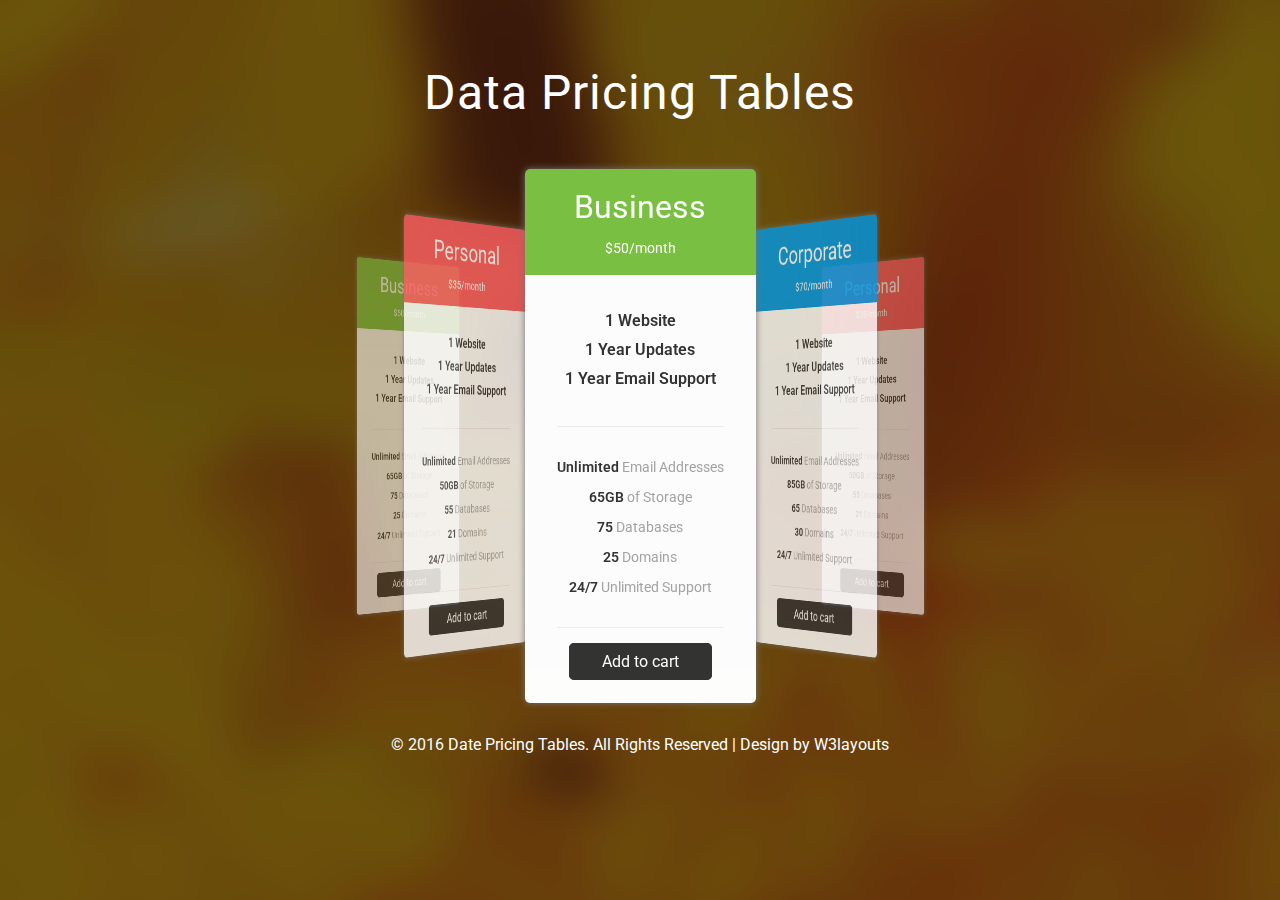
<file: ArGe Proje/data_pricing_tables/web/index.html>
<!--
Author: W3layouts
Author URL: http://w3layouts.com
License: Creative Commons Attribution 3.0 Unported
License URL: http://creativecommons.org/licenses/by/3.0/
-->
<!doctype html>
<html>
<head>
<title>Data Pricing Tables Flat Responsive Widget Template :: w3layouts</title>
<!-- for-mobile-apps -->
<meta http-equiv="Content-Type" content="text/html; charset=utf-8" />
<meta name="viewport" content="width=device-width, initial-scale=1, maximum-scale=1">
<meta http-equiv="Content-Type" content="text/html; charset=utf-8" /> 
<meta name="keywords" content="Data Pricing Tables Responsive, Login form web template, Sign up Web Templates, Flat Web Templates, Login signup Responsive web template, Smartphone Compatible web template, free webdesigns for Nokia, Samsung, LG, SonyEricsson, Motorola web design" />
<!-- //for-mobile-apps -->
<link href='//fonts.googleapis.com/css?family=Roboto:400,100,100italic,300,300italic,400italic,500,500italic,700,700italic,900,900italic' rel='stylesheet' type='text/css'>
<link rel="stylesheet" href="css/jquery.flipster.css">
<link href="css/style.css" rel="stylesheet" type="text/css" media="all" />
<script src="js/jquery-2.1.4.min.js"></script>
</head>
<body>
<div class="content" id="Main-Content">
	<h1>Data Pricing Tables</h1>
<!-- Flipster List -->	
		<div class="flipster">
		  <ul>
		  	<li>
		  		<div class="pricing">
					<div class="pricing-top green-top">
						<h3>Business</h3>
						<p>$50/month</p>
					</div>
					<div class="pricing-bottom">
						<div class="pricing-bottom-top">
							<p>1 Website</p>
							<p>1 Year Updates</p>
							<p>1 Year Email Support</p>
						</div>
						<div class="pricing-bottom-bottom">
							<p><span>Unlimited</span> Email Addresses</p>
							<p><span>65GB </span> of Storage</p>
							<p><span>75</span> Databases</p>  
							<p><span>25</span> Domains</p>
							<p class="text"><span>24/7</span> Unlimited Support</p>
						</div>
						<div class="buy-button">
							<a href="#">Add to cart</a>
						</div>
					</div>
				</div>
		  	</li>
	  		<li>
	  			<div class="pricing">
					<div class="pricing-top blue-top">
						<h3>Corporate</h3>
						<p>$70/month</p>
					</div>
					<div class="pricing-bottom">
						<div class="pricing-bottom-top">
							<p>1 Website</p>
							<p>1 Year Updates</p>
							<p>1 Year Email Support</p>
						</div>
						<div class="pricing-bottom-bottom">
							<p><span>Unlimited</span> Email Addresses</p>
							<p><span>85GB </span> of Storage</p>
							<p><span>65</span> Databases</p>  
							<p><span>30</span> Domains</p>
							<p class="text"><span>24/7</span> Unlimited Support</p>
						</div>
						<div class="buy-button">
							<a href="#">Add to cart</a>
						</div>
					</div>
				</div>
	  		</li>
	  		<li>
	  			<div class="pricing">
					<div class="pricing-top">
						<h3>Personal</h3>
						<p>$35/month</p>
					</div>
					<div class="pricing-bottom">
						<div class="pricing-bottom-top">
							<p>1 Website</p>
							<p>1 Year Updates</p>
							<p>1 Year Email Support</p>
						</div>
						<div class="pricing-bottom-bottom">
							<p><span>Unlimited</span> Email Addresses</p>
							<p><span>50GB </span> of Storage</p>
							<p><span>55</span> Databases</p>  
							<p><span>21</span> Domains</p>
							<p class="text"><span>24/7</span> Unlimited Support</p>
						</div>
						<div class="buy-button">
							<a href="#">Add to cart</a>
						</div>
					</div>
				</div>
	  		</li>
	  		<li>
	  			<div class="pricing">
					<div class="pricing-top green-top">
						<h3>Business</h3>
						<p>$50/month</p>
					</div>
					<div class="pricing-bottom">
						<div class="pricing-bottom-top">
							<p>1 Website</p>
							<p>1 Year Updates</p>
							<p>1 Year Email Support</p>
						</div>
						<div class="pricing-bottom-bottom">
							<p><span>Unlimited</span> Email Addresses</p>
							<p><span>65GB </span> of Storage</p>
							<p><span>75</span> Databases</p>  
							<p><span>25</span> Domains</p>
							<p class="text"><span>24/7</span> Unlimited Support</p>
						</div>
						<div class="buy-button">
							<a href="#">Add to cart</a>
						</div>
					</div>
				</div>
	  		</li>
	  		<li>
	  			<div class="pricing">
					<div class="pricing-top">
						<h3>Personal</h3>
						<p>$35/month</p>
					</div>
					<div class="pricing-bottom">
						<div class="pricing-bottom-top">
							<p>1 Website</p>
							<p>1 Year Updates</p>
							<p>1 Year Email Support</p>
						</div>
						<div class="pricing-bottom-bottom">
							<p><span>Unlimited</span> Email Addresses</p>
							<p><span>50GB </span> of Storage</p>
							<p><span>55</span> Databases</p>  
							<p><span>21</span> Domains</p>
							<p class="text"><span>24/7</span> Unlimited Support</p>
						</div>
						<div class="buy-button">
							<a href="#">Add to cart</a>
						</div>
					</div>
				</div>
	  		</li>
		  </ul>
		</div>
		<div class="copyright">
			<p class="footer">&copy; 2016 Date Pricing Tables. All Rights Reserved | Design by <a href="http://w3layouts.com/"> W3layouts</a></p>
		</div>
<!-- End Flipster List -->
</div>
<script src="js/jquery.flipster.js"></script>
<script>
<!--

	$(function(){ $(".flipster").flipster({ style: 'carousel', start: 0 }); });

-->
</script>

</body>
</html>
</file>
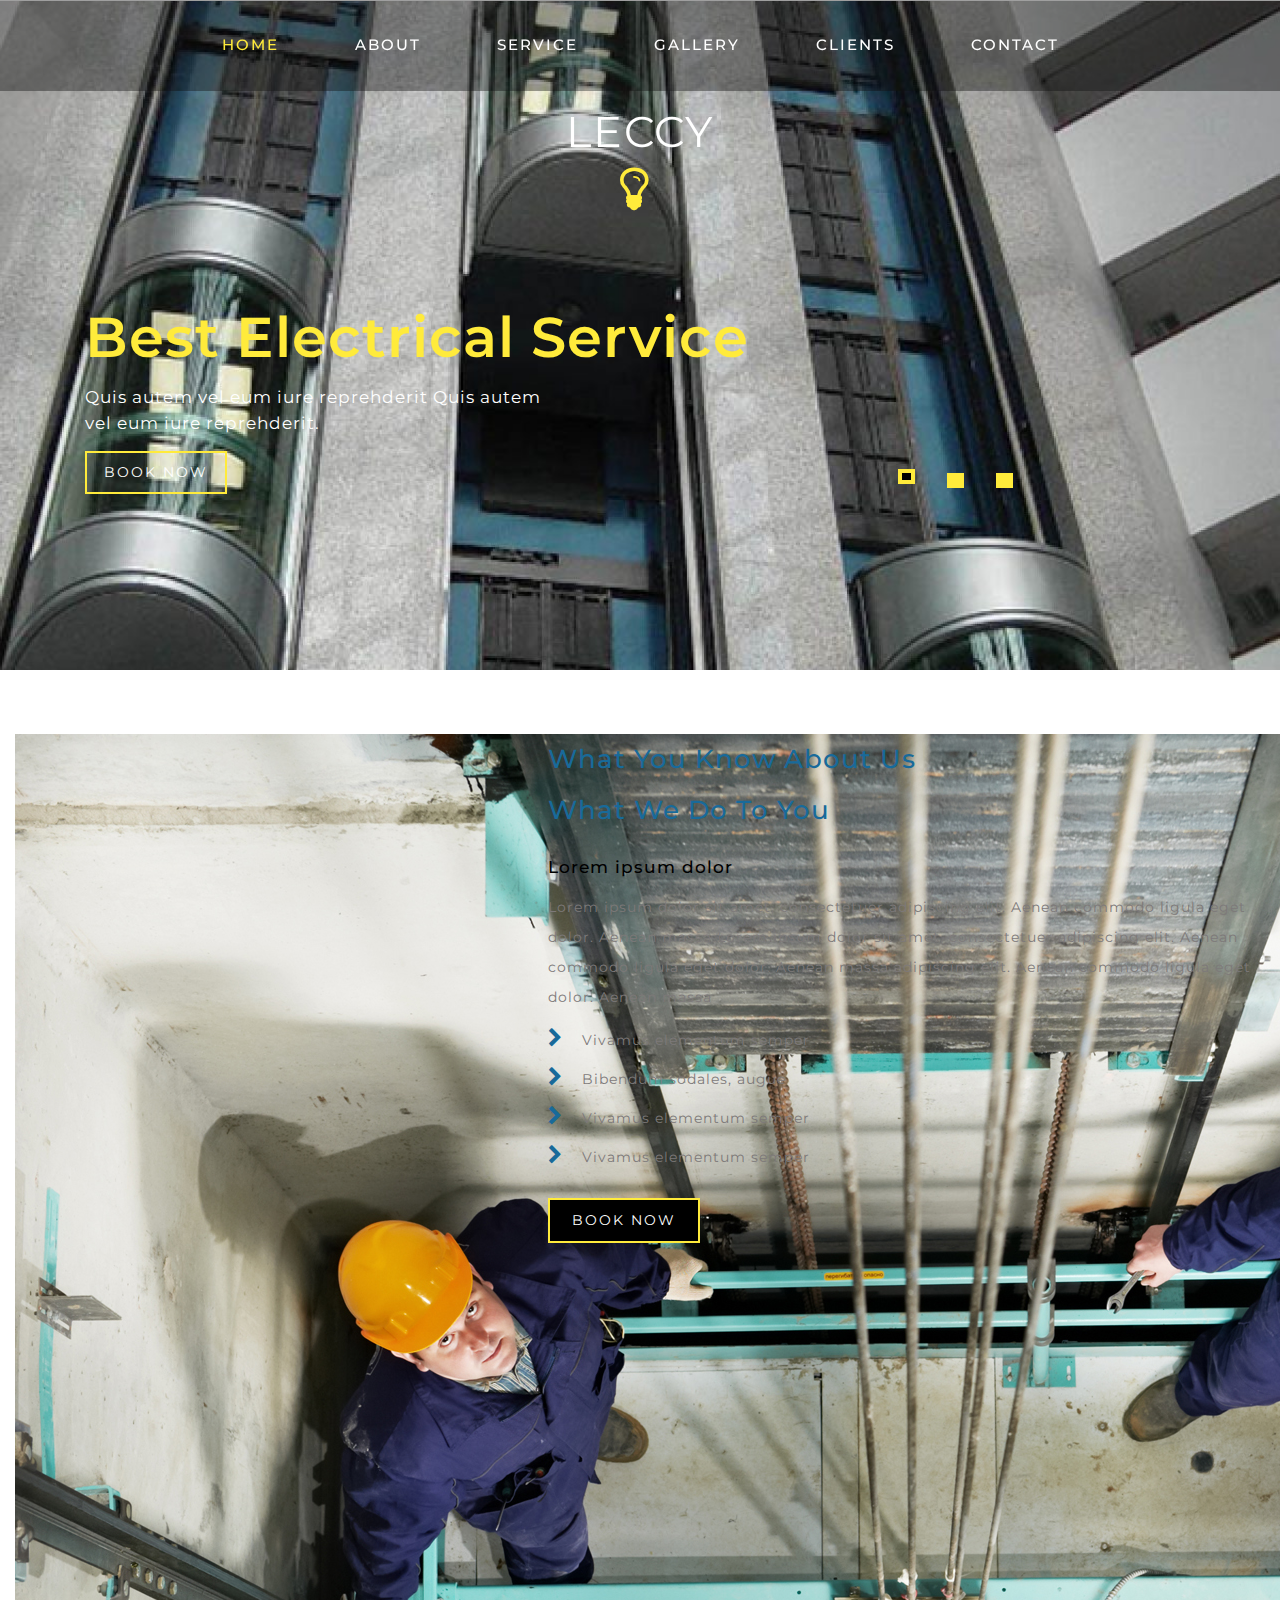
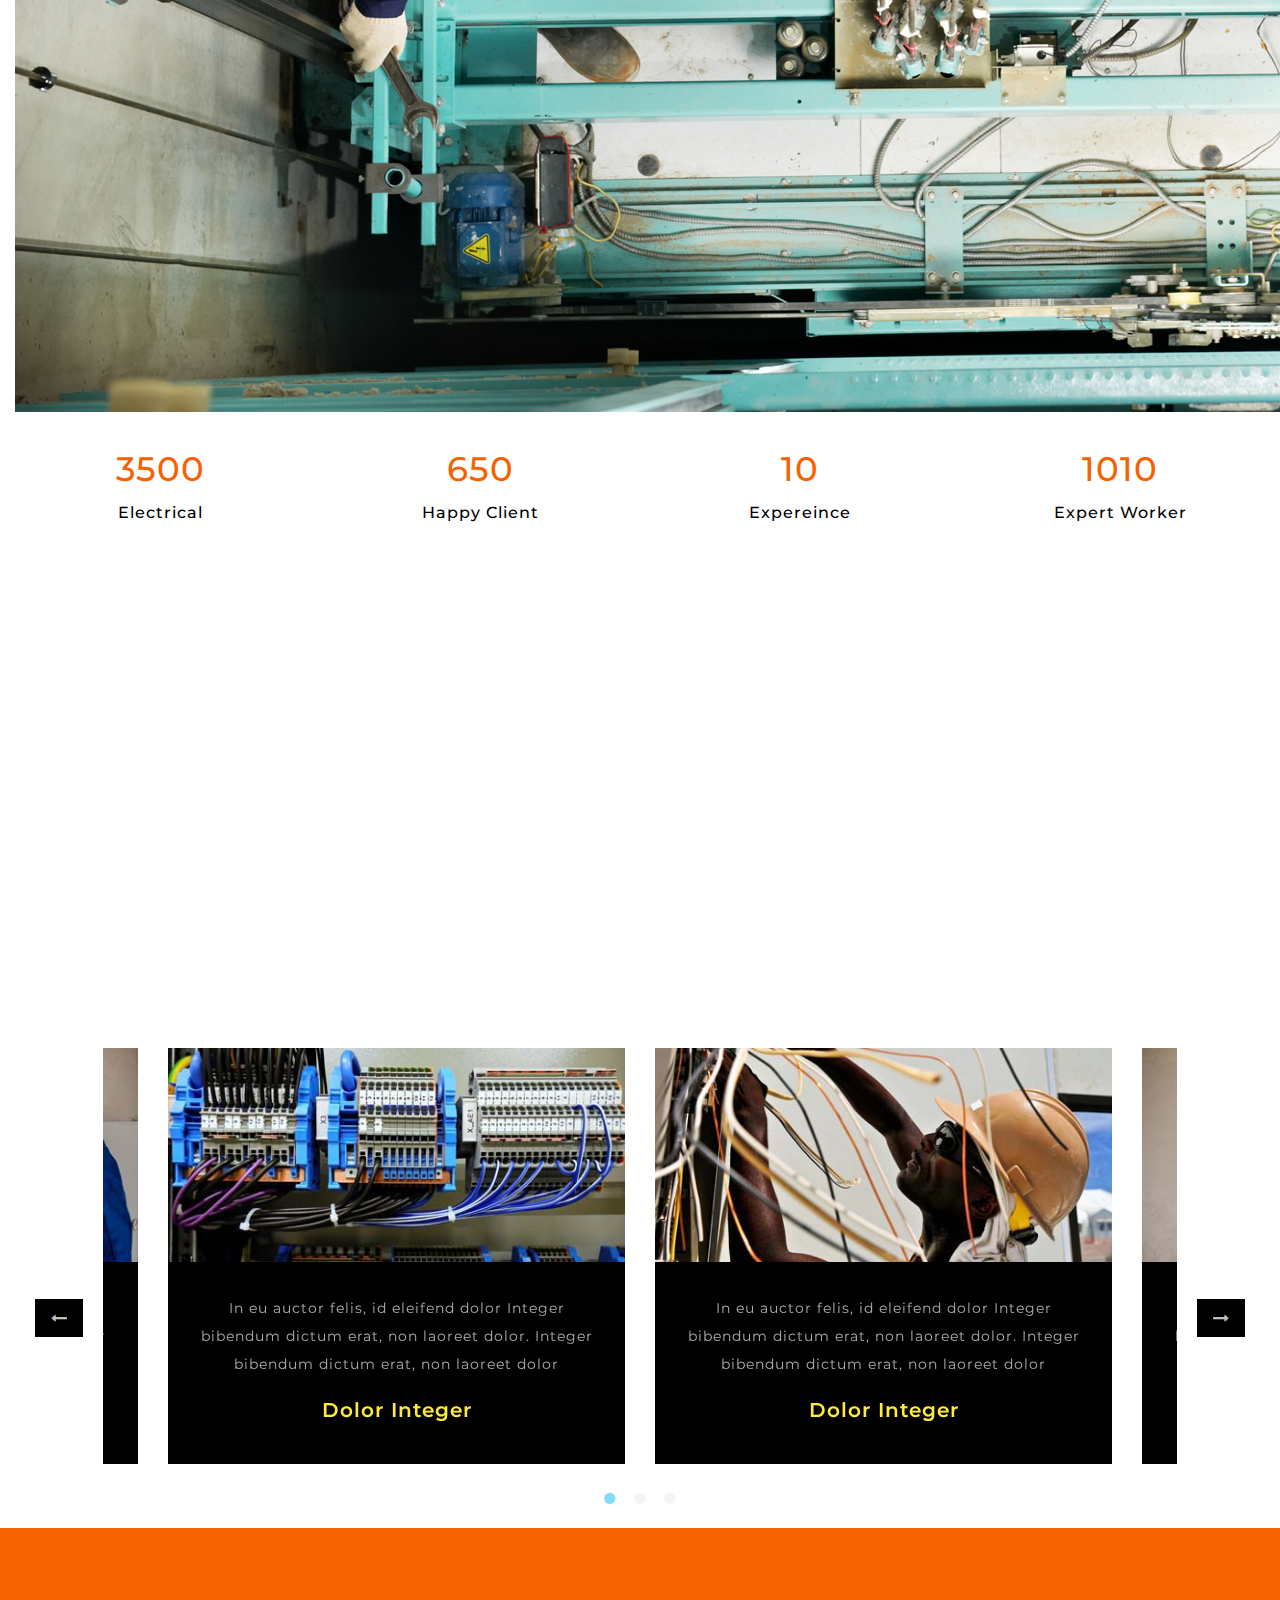
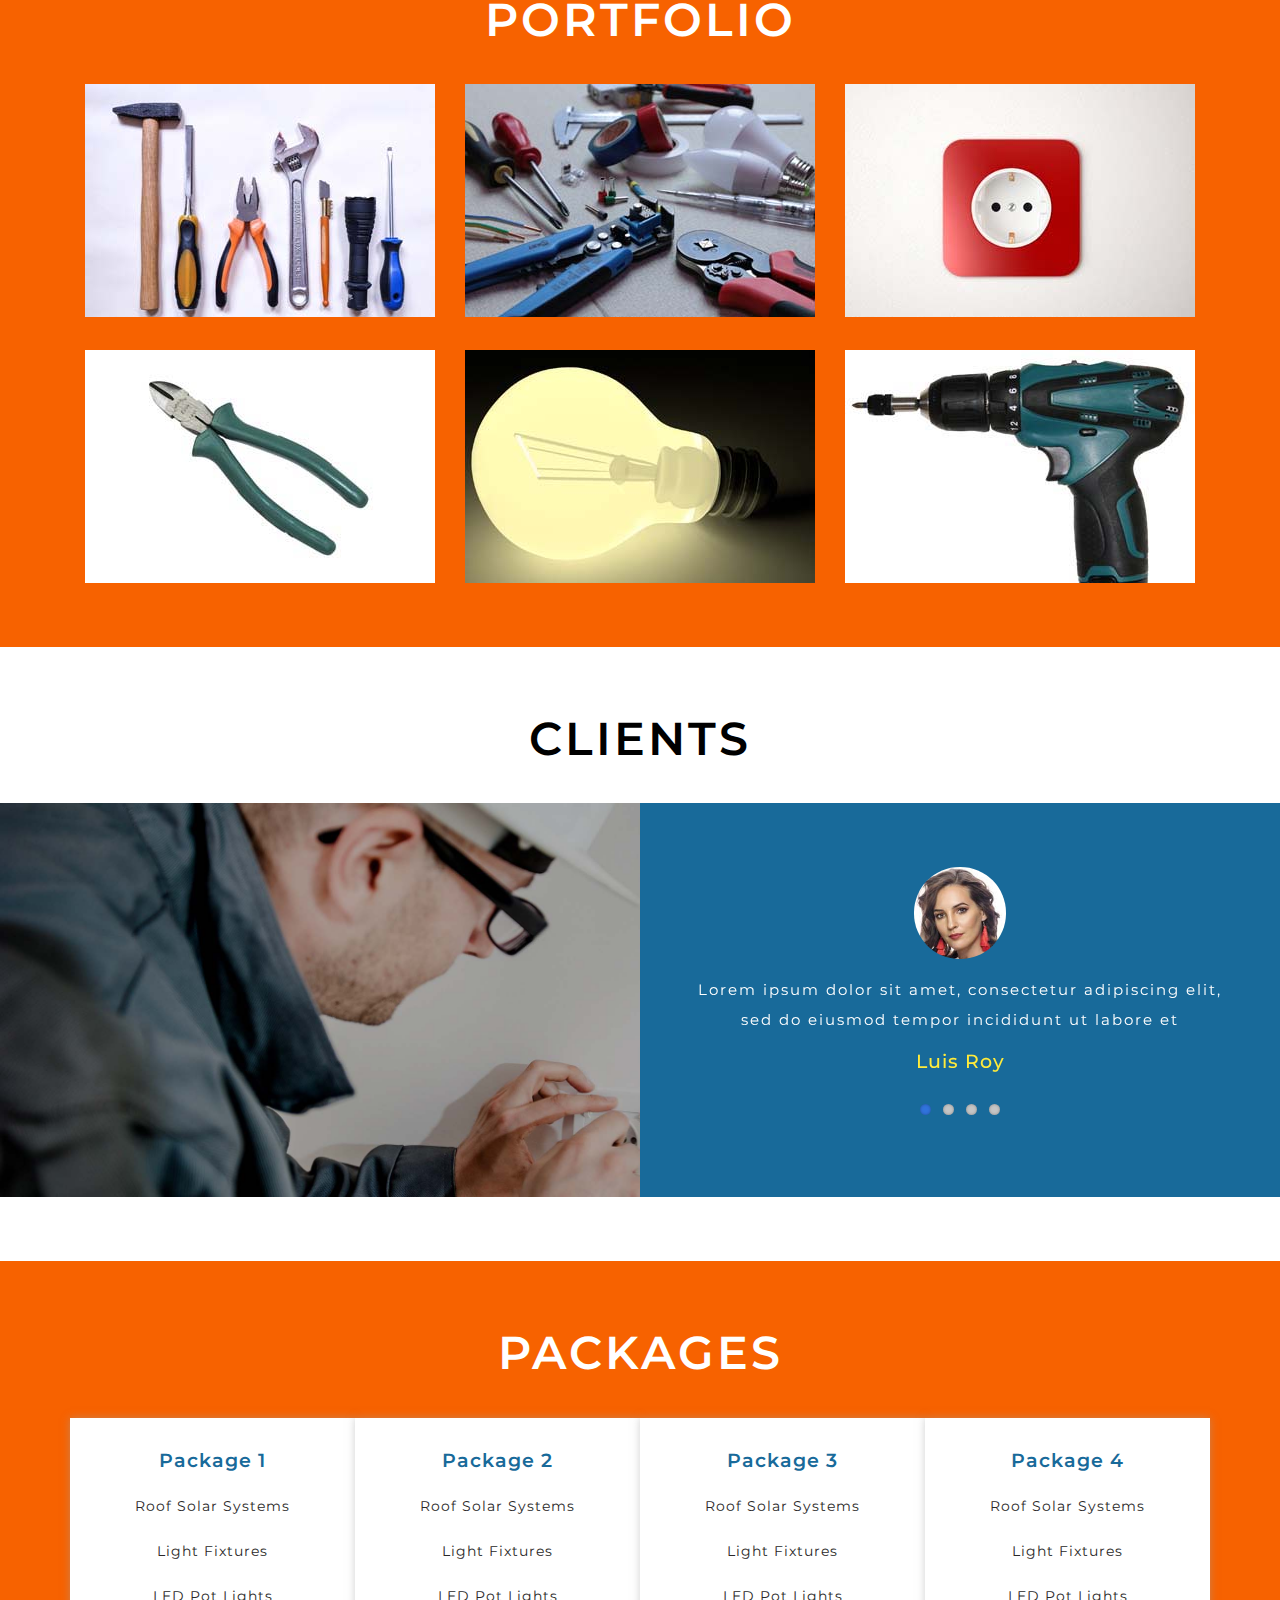
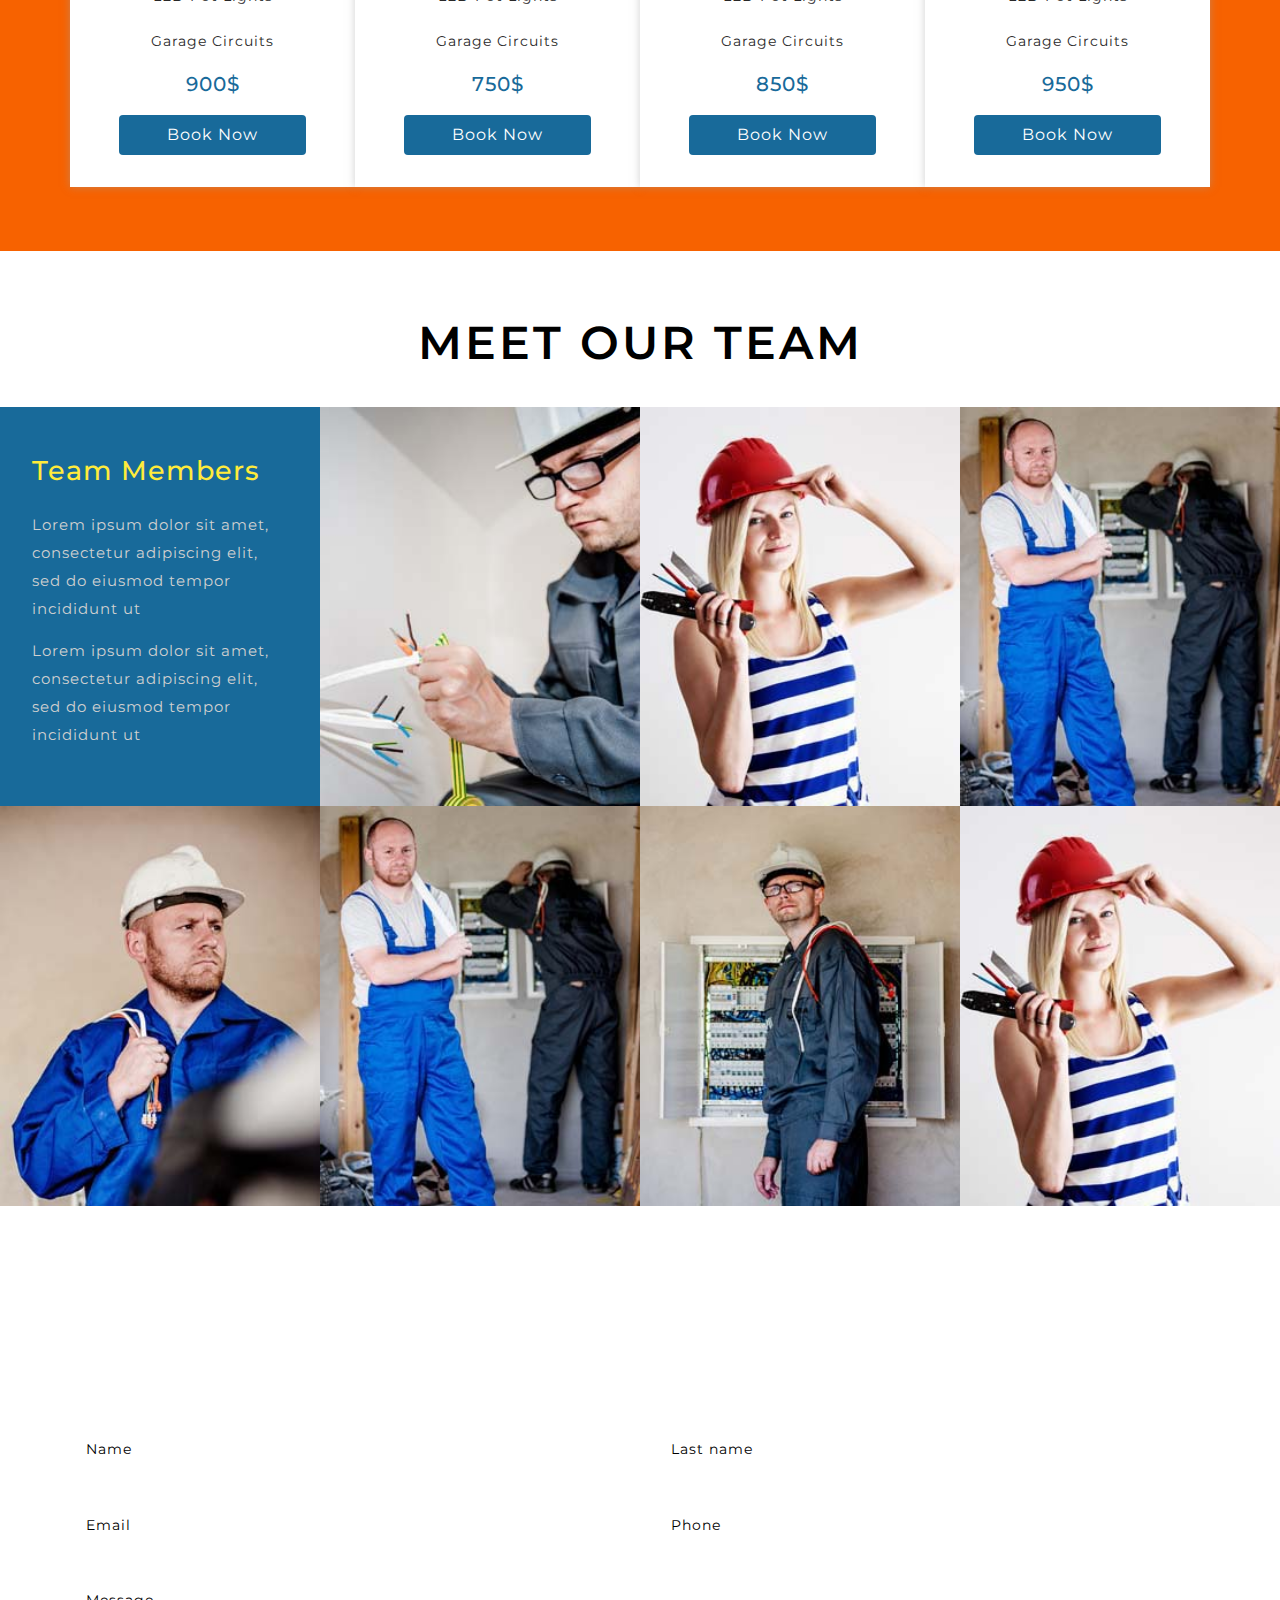
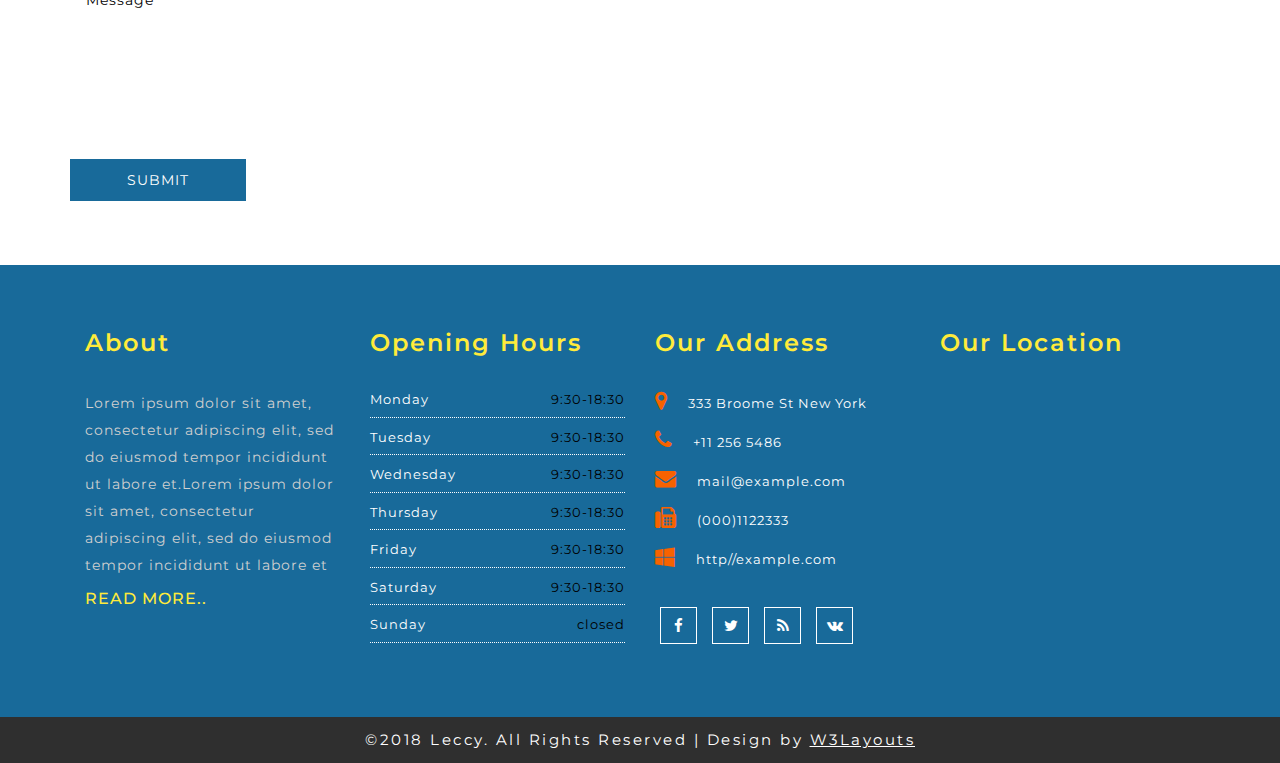
<file: AsansorTakip/AsansorTakip/web/index.html>
<!--A Design by W3layouts
   Author: W3layout
   Author URL: http://w3layouts.com
   License: Creative Commons Attribution 3.0 Unported
   License URL: http://creativecommons.org/licenses/by/3.0/
   -->
<!DOCTYPE html>
<html lang="zxx">
   <head>
      <title>Leccy a Industrial Category Bootstrap Responsive Web Template | Home :: w3layouts</title>
      <!--meta tags -->
      <meta charset="UTF-8">
      <meta name="viewport" content="width=device-width, initial-scale=1">
      <meta name="keywords" content="Leccy Responsive web template, Bootstrap Web Templates, Flat Web Templates, Android Compatible web template, 
         Smartphone Compatible web template, free webdesigns for Nokia, Samsung, LG, SonyEricsson, Motorola web design" />
      <script>
         addEventListener("load", function () {
         	setTimeout(hideURLbar, 0);
         }, false);
         
         function hideURLbar() {
         	window.scrollTo(0, 1);
         }
      </script>
      <!--//meta tags ends here-->
      <!--booststrap-->
      <link href="css/bootstrap.min.css" rel="stylesheet" type="text/css" media="all">
      <!--//booststrap end-->
      <!-- font-awesome icons -->
      <link href="css/font-awesome.css" rel="stylesheet">
      <!-- //font-awesome icons -->
      <!-- For Clients slider -->
      <link rel="stylesheet" href="css/flexslider.css" type="text/css" media="all" />
      <!-- //For clients slider -->
      <link href="css/lsb.css" rel="stylesheet" type="text/css">
      <!--gallery lsb lightbox-->
      <!--stylesheets-->
      <link href="css/style.css" rel='stylesheet' type='text/css' media="all">
      <!--//stylesheets-->
      <link href="//fonts.googleapis.com/css?family=Montserrat:300,400,500" rel="stylesheet">
   </head>
   <body>
      <div class="header-outs" id="home">
         <div class="header-bar">
            <nav class="navbar navbar-expand-lg navbar-light">
               <button class="navbar-toggler" type="button" data-toggle="collapse" data-target="#navbarSupportedContent" aria-controls="navbarSupportedContent" aria-expanded="false" aria-label="Toggle navigation">
               <span class="navbar-toggler-icon"></span>
               </button>
               <div class="collapse navbar-collapse justify-content-center" id="navbarSupportedContent">
                  <ul class="navbar-nav ">
                     <li class="nav-item active">
                        <a class="nav-link" href="#">Home <span class="sr-only">(current)</span></a>
                     </li>
                     <li class="nav-item">
                        <a href="#about" class="nav-link scroll">About</a>
                     </li>
                     <li class="nav-item">
                        <a href="#services" class="nav-link scroll">Service</a>
                     </li>
                     <li class="nav-item">
                        <a href="#gallery" class="nav-link scroll">Gallery</a>
                     </li>
                     <li class="nav-item">
                        <a href="#clients" class="nav-link scroll">Clients</a>
                     </li>
                     <li class="nav-item">
                        <a href="#contact" class="nav-link scroll">Contact</a>
                     </li>
                  </ul>
               </div>
            </nav>
            <div class="hedder-up">
               <h1><a class="navbar-brand" href="#">Leccy <span class="fa fa-lightbulb-o" aria-hidden="true"></span></a></h1>
            </div>
         </div>
         <!-- //Navigation -->
         <!-- Slideshow 4 -->
         <div class="slider">
            <div class="callbacks_container">
               <ul class="rslides" id="slider4">
                  <li>
                     <div class="slider-img one-img">
                        <div class="container">
                           <div class="slider-info">
                              <h4>Best Electrical Service</h4>
                              <p>Quis autem vel eum iure reprehderit Quis autem <br>vel eum iure reprehderit.</p>
                              <div class="outs_more-buttn">
                                 <a href="#" data-toggle="modal" data-target="#exampleModalLive">Book Now</a>
                              </div>
                           </div>
                        </div>
                     </div>
                  </li>
                  <li>
                     <div class="slider-img two-img">
                        <div class="container">
                           <div class="slider-info">
                              <h4>Power At Your Home</h4>
                              <p>Quis autem vel eum iure reprehderit Quis autem <br>vel eum iure reprehderit.</p>
                              <div class="outs_more-buttn">
                                 <a href="#" data-toggle="modal" data-target="#exampleModalLive">Book Now</a>
                              </div>
                           </div>
                        </div>
                     </div>
                  </li>
                  <li>
                     <div class="slider-img three-img">
                        <div class="container">
                           <div class="slider-info">
                              <h4>Solar Panel Technology</h4>
                              <p>Quis autem vel eum iure reprehderit Quis autem <br>vel eum iure reprehderit.</p>
                              <div class="outs_more-buttn">
                                 <a href="#" data-toggle="modal" data-target="#exampleModalLive">Book Now</a>
                              </div>
                           </div>
                        </div>
                     </div>
                  </li>
               </ul>
            </div>
            <!-- This is here just to demonstrate the callbacks -->
            <!-- <ul class="events">
               <li>Example 4 callback events</li>
               </ul>-->
         </div>
         <div class="clearfix"></div>
      </div>
      <!-- //banner -->
      <!--about -->
      <div class="about" id="about">
         <div class="container-fluid">
            <div class="row abt-colm offset">
               <div class="col-lg-5 agile-info-img">
                  <img src="images/a1.jpg" alt="">
               </div>
               <div class="col-lg-7 agile-abt-info">
                  <h2>What You Know About Us
                     <br>What We Do To You
                  </h2>
                  <div class="info-sub-w3">
                     <h4>Lorem ipsum dolor</h4>
                     <p>Lorem ipsum dolor sit amet, consectetuer adipiscing elit. 
                        Aenean commodo ligula eget dolor. Aenean massa
                        Lorem ipsum dolor sit amet, consectetuer adipiscing elit. 
                        Aenean commodo ligula eget dolor. Aenean massa
                        adipiscing elit. 
                        Aenean commodo ligula eget dolor. Aenean massa
                     </p>
                  </div>
                  <div class="arrow">
                     <ul>
                        <li>
                           <span class="fa fa-chevron-right dog-arrow" aria-hidden="true"></span>
                           <p>Vivamus elementum semper </p>
                        </li>
                        <li>
                           <span class="fa fa-chevron-right dog-arrow" aria-hidden="true"></span>
                           <p>Bibendum sodales, augue </p>
                        </li>
                        <li>
                           <span class="fa fa-chevron-right dog-arrow" aria-hidden="true"></span>
                           <p>Vivamus elementum semper </p>
                        </li>
                        <li>
                           <span class="fa fa-chevron-right dog-arrow" aria-hidden="true"></span>
                           <p>Vivamus elementum semper </p>
                        </li>
                     </ul>
                  </div>
                  <div class="about_more-buttn">
                     <a href="#" data-toggle="modal" data-target="#exampleModalLive">Book Now</a>
                  </div>
               </div>
            </div>
            <div class="jst-must-info">
               <div class="stats-info row">
                  <div class="col-lg-3 col-md-3 col-sm-6 col-xs-6 stats-grid stats-grid-1">
                     <div class="counter">3500</div>
                     <div class="stat-info">
                        <h4>Electrical</h4>
                     </div>
                  </div>
                  <div class="col-lg-3 col-md-3 col-sm-6 col-xs-6 stats-grid stats-grid-2">
                     <div class="counter">650</div>
                     <div class="stat-info">
                        <h4>Happy Client</h4>
                     </div>
                  </div>
                  <div class="col-lg-3 col-md-3 col-sm-6 col-xs-6 stats-grid stats-grid-3">
                     <div class="counter">10</div>
                     <div class="stat-info">
                        <h4>Expereince</h4>
                     </div>
                  </div>
                  <div class="col-lg-3 col-md-3 col-sm-6 col-xs-6 stats-grid stats-grid-4">
                     <div class="counter">1010</div>
                     <div class="stat-info">
                        <h4>Expert Worker</h4>
                     </div>
                  </div>
               </div>
            </div>
         </div>
      </div>
      <!--//about -->
      <!--services-->
      <div class="service-video">
         <div class="service" id="services">
            <div class="container">
               <!-- <h3 class="title">Services</h3>-->
               <div class="video-left-w3l" id="video">
                  <iframe src="https://player.vimeo.com/video/61768275?" allowfullscreen></iframe>
               </div>
               <div class="w3ls_banner_bottom_grids agileinfo_testimonial_grids">
                  <div class="service-info">
                     <h5>In eu auctor felis, id eleifend dolor Integer bibendum <br>dictum erat, 
                        non laoreet dolor
                     </h5>
                  </div>
                  <section class="row center slider">
                     <div class="col-lg-4 agileits_ser-img_grid">
                        <div class="w3l_serv-slider_grid">
                           <div class="w3ls-slide-img">
                              <img src="images/s1.jpg" alt=" " class="img-responsive" />
                           </div>
                           <div class="w3l_service_grid">
                              <p>In eu auctor felis, id eleifend dolor Integer bibendum dictum erat, 
                                 non laoreet dolor.
                                 Integer bibendum dictum erat, 
                                 non laoreet dolor
                              </p>
                              <h4>Dolor Integer</h4>
                           </div>
                        </div>
                     </div>
                     <div class="col-lg-4 agileits_ser-img_grid">
                        <div class="w3l_serv-slider_grid">
                           <div class="w3ls-slide-img">
                              <img src="images/s2.jpg" alt=" " class="img-responsive" />
                           </div>
                           <div class="w3l_service_grid">
                              <p>In eu auctor felis, id eleifend dolor Integer bibendum dictum erat, 
                                 non laoreet dolor.
                                 Integer bibendum dictum erat, 
                                 non laoreet dolor
                              </p>
                              <h4>Dolor Integer</h4>
                           </div>
                        </div>
                     </div>
                     <div class="col-lg-4 agileits_ser-img_grid">
                        <div class="w3l_serv-slider_grid">
                           <div class="w3ls-slide-img">
                              <img src="images/s3.jpg" alt=" " class="img-responsive" />
                           </div>
                           <div class="w3l_service_grid">
                              <p>In eu auctor felis, id eleifend dolor Integer bibendum dictum erat, 
                                 non laoreet dolor.
                                 Integer bibendum dictum erat, 
                                 non laoreet dolor
                              </p>
                              <h4>Dolor Integer</h4>
                           </div>
                        </div>
                     </div>
                  </section>
               </div
                  >
            </div>
         </div>
      </div>
      <!--//services-->
      <!-- gallery -->
      <div id="gallery" class="gallery">
         <div class="container">
            <h3 class="title clr" >Portfolio</h3>
            <div class="row agile_gallery_grids">
               <div class="col-lg-4 col-md-6 col-sm-6 agile_gallery_grid">
                  <div class="hover ehover14">
                     <a href="images/g1.jpg" class="lsb-preview wthree_p_grid" data-lsb-group="header">
                        <img src="images/g1.jpg" alt=" " class="img-responsive" />
                        <div class="overlay">
                           <h4>LECCY</h4>
                           <div class="info nullbutton button">Full View</div>
                        </div>
                     </a>
                  </div>
               </div>
               <div class="col-lg-4 col-md-6 col-sm-6 agile_gallery_grid">
                  <div class="hover ehover14">
                     <a href="images/g2.jpg" class="lsb-preview wthree_p_grid" data-lsb-group="header">
                        <img src="images/g2.jpg" alt=" " class="img-responsive" />
                        <div class="overlay">
                           <h4>LECCY</h4>
                           <div class="info nullbutton button">Full View</div>
                        </div>
                     </a>
                  </div>
               </div>
               <div class="col-lg-4 col-md-6 col-sm-6 agile_gallery_grid">
                  <div class="hover ehover14">
                     <a href="images/g3.jpg" class="lsb-preview wthree_p_grid" data-lsb-group="header">
                        <img src="images/g3.jpg" alt=" " class="img-responsive" />
                        <div class="overlay">
                           <h4>LECCY</h4>
                           <div class="info nullbutton button">Full View</div>
                        </div>
                     </a>
                  </div>
               </div>
               <div class="col-lg-4 col-md-6 col-sm-6 agile_gallery_grid grid1">
                  <div class="hover ehover14">
                     <a href="images/g4.jpg" class="lsb-preview wthree_p_grid" data-lsb-group="header">
                        <img src="images/g4.jpg" alt=" " class="img-responsive" />
                        <div class="overlay">
                           <h4>LECCY</h4>
                           <div class="info nullbutton button">Full View</div>
                        </div>
                     </a>
                  </div>
               </div>
               <div class="col-lg-4 col-md-6 col-sm-6 agile_gallery_grid grid1">
                  <div class="hover ehover14">
                     <a href="images/g5.jpg" class="lsb-preview wthree_p_grid" data-lsb-group="header">
                        <img src="images/g5.jpg" alt=" " class="img-responsive" />
                        <div class="overlay">
                           <h4>LECCY</h4>
                           <div class="info nullbutton button">Full View</div>
                        </div>
                     </a>
                  </div>
               </div>
               <div class="col-lg-4 col-md-6 col-sm-6 agile_gallery_grid grid1">
                  <div class="hover ehover14">
                     <a href="images/g6.jpg" class="lsb-preview wthree_p_grid" data-lsb-group="header">
                        <img src="images/g6.jpg" alt=" " class="img-responsive" />
                        <div class="overlay">
                           <h4>LECCY</h4>
                           <div class="info nullbutton button">Full View</div>
                        </div>
                     </a>
                  </div>
               </div>
            </div>
         </div>
      </div>
      <!-- //gallery --> 
      <!--clients-->
      <div class="clients" id="clients">
         <h3 class="title">Clients</h3>
         <div class="row clients-says-agile">
            <div class="col-lg-6 wthree-clients-left">
            </div>
            <div class="col-lg-6 w3l-clients-right">
               <section class="slider">
                  <div class="flexslider">
                     <ul class="slides">
                        <li>
                           <img src="images/c1.jpg" alt="" />
                           <p>Lorem ipsum dolor sit amet, consectetur adipiscing elit, sed do eiusmod tempor incididunt ut labore et</p>
                           <div class="client">
                              <h5>Luis Roy</h5>
                           </div>
                        </li>
                        <li>
                           <img src="images/c2.jpg" alt="" />
                           <p>Lorem ipsum dolor sit amet, consectetur adipiscing elit, sed do eiusmod tempor incididunt ut labore et</p>
                           <div class="client">
                              <h5>Adam</h5>
                           </div>
                        </li>
                        <li>
                           <img src="images/c3.jpg" alt="" />
                           <p>Lorem ipsum dolor sit amet, consectetur adipiscing elit, sed do eiusmod tempor incididunt ut labore et</p>
                           <div class="client">
                              <h5>Steve Artur</h5>
                           </div>
                        </li>
                        <li>
                           <img src="images/c4.jpg" alt="" />
                           <p>Lorem ipsum dolor sit amet, consectetur adipiscing elit, sed do eiusmod tempor incididunt ut labore et</p>
                           <div class="client">
                              <h5>Victorya</h5>
                           </div>
                        </li>
                     </ul>
                  </div>
               </section>
            </div>
         </div>
      </div>
      <!--clients-->
      <!--price table -->
      <div class="pricing" id="pricing">
         <div class="container">
            <h3 class="title clr">Packages</h3>
            <div class="pricing-grids-info row">
               <div class="col-lg-3 col-md-6 col-sm-6 pricing-grid grid-one">
                  <div class="w3ls-bottom">
                     <h3>Package 1</h3>
                     <ul class="count">
                        <li>Roof Solar Systems</li>
                        <li>Light Fixtures </li>
                        <li>LED Pot Lights</li>
                        <li>Garage Circuits</li>
                     </ul>
                     <h4> 900<span class="sup">$</span> </h4>
                     <div class="more">
                        <a href="#" data-toggle="modal" data-target="#exampleModalLive">Book Now</a>				
                     </div>
                  </div>
               </div>
               <div class="col-lg-3 col-md-6 col-sm-6 pricing-grid grid-two">
                  <div class="w3ls-bottom">
                     <h3>Package 2</h3>
                     <ul class="count">
                        <li>Roof Solar Systems</li>
                        <li>Light Fixtures </li>
                        <li>LED Pot Lights</li>
                        <li>Garage Circuits</li>
                     </ul>
                     <h4> 750<span class="sup">$</span> </h4>
                     <div class="more">
                        <a href="#" data-toggle="modal" data-target="#exampleModalLive">Book Now</a>				
                     </div>
                  </div>
               </div>
               <div class="col-lg-3 col-md-6 col-sm-6 pricing-grid grid-three">
                  <div class="w3ls-bottom">
                     <h3>Package 3</h3>
                     <ul class="count">
                        <li>Roof Solar Systems</li>
                        <li>Light Fixtures </li>
                        <li>LED Pot Lights</li>
                        <li>Garage Circuits</li>
                     </ul>
                     <h4> 850<span class="sup">$</span> </h4>
                     <div class="more">
                        <a href="#" data-toggle="modal" data-target="#exampleModalLive">Book Now</a>			
                     </div>
                  </div>
               </div>
               <div class="col-lg-3 col-md-6 col-sm-6 zb pricing-grid grid-four">
                  <div class="w3ls-bottom">
                     <h3>Package 4</h3>
                     <ul class="count">
                        <li>Roof Solar Systems</li>
                        <li>Light Fixtures </li>
                        <li>LED Pot Lights</li>
                        <li>Garage Circuits</li>
                     </ul>
                     <h4> 950<span class="sup">$</span> </h4>
                     <div class="more">
                        <a href="#" data-toggle="modal" data-target="#exampleModalLive">Book Now</a>				
                     </div>
                  </div>
               </div>
               <!--End-slider-script-->
            </div>
         </div>
      </div>
      <!--//price table -->
      <!--team -->
      <section class="team" id="team">
         <div class="container-fluid">
            <h3 class="title">Meet Our Team</h3>
            <div class="row pt-md">
               <div class="col-lg-3 col-md-6 col-sm-6 profile">
                  <div class="bodr-img">
                     <h4>Team Members</h4>
                     <p>Lorem ipsum dolor sit amet, consectetur adipiscing elit, sed do eiusmod tempor incididunt ut</p>
                     <p class="agileinfo-sub-para">Lorem ipsum dolor sit amet, consectetur adipiscing elit, sed do eiusmod tempor incididunt ut</p>
                  </div>
               </div>
               <div class="col-lg-3 col-md-6 col-sm-6 profile">
                  <div class="img-box">
                     <img src="images/t3.jpg" alt="">
                     <ul class="text-center">
                        <li>
                           <h4>Max Will</h4>
                        </li>
                        <li>
                           <h6>Office Manager</h6>
                        </li>
                     </ul>
                  </div>
               </div>
               <div class="col-lg-3 col-md-6 col-sm-6 profile">
                  <div class="img-box">
                     <div class="team-list-img">
                        <img src="images/t4.jpg" alt="">
                     </div>
                     <ul class="text-center">
                        <li>
                           <h4>Kent Kelly</h4>
                        </li>
                        <li>
                           <h6>Electrician</h6>
                        </li>
                     </ul>
                  </div>
               </div>
               <div class="col-lg-3 col-md-6 col-sm-6 profile">
                  <div class="img-box">
                     <img src="images/t5.jpg" alt="">
                     <ul class="text-center">
                        <li>
                           <h4>Sunny Doi</h4>
                        </li>
                        <li>
                           <h6>Staff Helper</h6>
                        </li>
                     </ul>
                  </div>
               </div>
            </div>
            <div class="row pt-md">
               <div class="col-lg-3 col-md-6 col-sm-6 profile">
                  <div class="img-box">
                     <img src="images/t6.jpg" alt="">
                     <ul class="text-center">
                        <li>
                           <h4>Rox Will</h4>
                        </li>
                        <li>
                           <h6>Electrician</h6>
                        </li>
                     </ul>
                  </div>
               </div>
               <div class="col-lg-3 col-md-6 col-sm-6 profile">
                  <div class="img-box">
                     <img src="images/t5.jpg" alt="">
                     <ul class="text-center">
                        <li>
                           <h4>Sam Doi</h4>
                        </li>
                        <li>
                           <h6>Master Electrician</h6>
                        </li>
                     </ul>
                  </div>
               </div>
               <div class="col-lg-3 col-md-6 col-sm-6 profile">
                  <div class="img-box">
                     <div class="team-list-img">
                        <img src="images/t2.jpg" alt="">
                     </div>
                     <ul class="text-center">
                        <li>
                           <h4>Kent Kelly</h4>
                        </li>
                        <li>
                           <h6>Electrician</h6>
                        </li>
                     </ul>
                  </div>
               </div>
               <div class="col-lg-3 col-md-6 col-sm-6 profile">
                  <div class="img-box">
                     <img src="images/t4.jpg" alt="">
                     <ul class="text-center">
                        <li>
                           <h4>Rose Will</h4>
                        </li>
                        <li>
                           <h6>Master Electrician</h6>
                        </li>
                     </ul>
                  </div>
               </div>
            </div>
         </div>
      </section>
      <!--//team -->
      <!--contact -->
      <div class="contact" id="contact">
         <div class="container">
            <h3 class="title clr">CONTACT US</h3>
            <div class=" contact-form">
               <form action="#" method="post">
                  <div class="row contact-bothside-agileinfo">
                     <div class="col-md-6 col-sm-6 col-xs-6 form-right form-left">
                        <input type="text" name="Name" placeholder="Name" required="">
                     </div>
                     <div class="col-md-6 col-sm-6 col-xs-6 form-right ">
                        <input type="text" name="Last name" placeholder="Last name" required="">
                     </div>
                     <div class="col-md-6 col-sm-6 col-xs-6 form-right form-left">
                        <input type="email" name="Email" placeholder="Email" required="">
                     </div>
                     <div class="col-md-6 col-sm-6 col-xs-6 form-right ">
                        <input type="text" name="phone" placeholder="Phone" required="">
                     </div>
                     <textarea name="Message" placeholder="Message" required=""></textarea>
                     <input type="submit" value="SUBMIT">
                  </div>
               </form>
            </div>
         </div>
      </div>
      <!--//contact -->
      <!-- //Footer -->
      <div class="footer">
         <div class="container">
            <div class="row footer-agile-grids">
               <div class="col-lg-3 col-md-6 col-sm-6 wthree-left-right">
                  <h4>About</h4>
                  <div class="abt-footer">
                     <p>Lorem ipsum dolor sit amet, consectetur adipiscing elit, sed do eiusmod tempor incididunt ut labore et.Lorem ipsum dolor sit amet, consectetur adipiscing elit, sed do eiusmod tempor incididunt ut labore et</p>
                     <h5><a href="#about" class="scroll">Read more..</a></h5>
                  </div>
               </div>
               <div class="col-lg-3 col-md-6 col-sm-6 wthree-left-right">
                  <h4> Opening Hours</h4>
                  <div class="wls-hours-list">
                     <ul>
                        <li class="d-flex">Monday   <span class="time ml-auto"> 9:30-18:30</span></li>
                        <li class="d-flex">Tuesday  <span class="time ml-auto"> 9:30-18:30</span></li>
                        <li class="d-flex">Wednesday<span class="time ml-auto"> 9:30-18:30</span></li>
                        <li class="d-flex">Thursday <span class="time ml-auto"> 9:30-18:30</span></li>
                        <li class="d-flex">Friday   <span class="time ml-auto"> 9:30-18:30</span></li>
                        <li class="d-flex">Saturday <span class="time ml-auto"> 9:30-18:30</span></li>
                        <li class="d-flex">Sunday   <span class="time ml-auto">     closed</span></li>
                     </ul>
                  </div>
               </div>
               <div class="col-lg-3 col-md-6 col-sm-6 wthree-left-right">
                  <h4>Our Address</h4>
                  <div class="addres-up">
                     <ul>
                        <li>
                           <span class="fa fa-map-marker icons-left" aria-hidden="true"></span>
                           <p>333 Broome St New York</p>
                        </li>
                        <li>
                           <span class="fa fa-phone icons-left" aria-hidden="true"></span>
                           <p>+11 256 5486</p>
                        </li>
                        <li>
                           <span class="fa fa-envelope"></span>
                           <p><a href="mailto:info@example.com">mail@example.com</a></p>
                        </li>
                        <li>
                           <span class="fa fa-fax" aria-hidden="true"></span>
                           <p>(000)1122333</p>
                        </li>
                        <li>
                           <span class="fa fa-windows" aria-hidden="true"></span>
                           <p>http//example.com</p>
                        </li>
                     </ul>
                  </div>
                  <div class="icons">
                     <ul>
                        <li><a href="#"><span class="fa fa-facebook"></span></a></li>
                        <li><a href="#"><span class="fa fa-twitter"></span></a></li>
                        <li><a href="#"><span class="fa fa-rss"></span></a></li>
                        <li><a href="#"><span class="fa fa-vk"></span></a></li>
                     </ul>
                  </div>
               </div>
               <div class="col-lg-3 col-md-6 col-sm-6 wthree-left-right">
                  <h4>Our Location</h4>
                  <div class="contact-map">
                     <iframe src="https://www.google.com/maps/embed?pb=!1m18!1m12!1m3!1d3023.9503398796587!2d-73.9940307!3d40.719109700000004!2m3!1f0!2f0!3f0!3m2!1i1024!2i768!4f13.1!3m3!1m2!1s0x89c25a27e2f24131%3A0x64ffc98d24069f02!2sCANADA!5e0!3m2!1sen!2sin!4v1441710758555" allowfullscreen=""></iframe>
                  </div>
               </div>
            </div>
         </div>
      </div>
      <footer>
         <p>©2018 Leccy. All Rights Reserved | Design by <a href="http://www.W3Layouts.com" target="_blank">W3Layouts</a></p>
      </footer>
      <!-- //Footer -->
      <div id="exampleModalLive" class="modal fade" tabindex="-1" role="dialog" aria-labelledby="exampleModalLiveLabel" aria-hidden="true">
         <div class="modal-dialog" role="document">
            <div class="modal-content">
               <div class="modal-header">
                  <h4 class="modal-title" id="exampleModalLiveLabel">Make a Booking</h4>
                  <button type="button" class="close" data-dismiss="modal" aria-label="Close">
                  <span aria-hidden="true">&times;</span>
                  </button>
               </div>
               <div class="modal-body">
                  <div class="register-form">
                     <form action="#" method="post">
                        <div class="fields-grid">
                           <div class="styled-input">
                              <input type="text" placeholder="Your Name" name="Your Name" required="">
                           </div>
                           <div class="styled-input">
                              <input type="email" placeholder="Your Email" name="Your Email" required="">
                           </div>
                           <div class="styled-input">
                              <input type="text" placeholder="Phone Number" name="Phone Number" required="">
                           </div>
                           <div class="styled-input agile-styled-input-top">
                              <select class="category2" required="">
                                 <option value="">Number of People</option>
                                 <option value="">1</option>
                                 <option value="">2</option>
                                 <option value="">3</option>
                                 <option value="">More</option>
                              </select>
                           </div>
                           <div class="styled-input agile-styled-input-top">
                              <select class="category2" required="">
                                 <option value="">Select your Package</option>
                                 <option value="">Package 1</option>
                                 <option value="">Package 2</option>
                                 <option value="">Package 3</option>
                                 <option value="">Package 4</option>
                              </select>
                              <span></span>
                           </div>
                           <div class="styled-input">
                              <div class="agileits_w3layouts_grid">
                                 <select class="category2" name="category1" required="">
                                    <option value="">Select Time</option>
                                    <option value="">Hours: 8am - 10am</option>
                                    <option value="">Hours: 10am - 12pm</option>
                                    <option value="">Hours: 12pm - 4pm</option>
                                    <option value="">Hours: 4pm - 7pm</option>
                                    <option value="">Hours: 7pm - 9pm</option>
                                 </select>
                              </div>
                           </div>
                           <div class="styled-input w3l-comment">
                              <textarea name="more" placeholder="Something More" required=""></textarea>
                           </div>
                           <input type="submit" value="Submit">
                        </div>
                     </form>
                  </div>
               </div>
               <div class="modal-footer">
                  <button type="button" class="btn btn-secondary" data-dismiss="modal">Close</button>
                  <button type="button" class="btn btn-primary">Save changes</button>
               </div>
            </div>
         </div>
      </div>
      <!--js working-->
      <script src='js/jquery-2.2.3.min.js'></script>
      <!--//js working-->
      <!-- carousal service slider-->
      <script src="js/slick.js"></script>
      <script>
         $(document).on('ready', function() {
           $(".center").slick({
         	dots: true,
         	infinite: true,
         	centerMode: true,
         	slidesToShow: 2,
         	slidesToScroll: 2,
         	responsive: [
         		{
         		  breakpoint: 768,
         		  settings: {
         			arrows: true,
         			centerMode: false,
         			slidesToShow: 2
         		  }
         		},
         		{
         		  breakpoint: 480,
         		  settings: {
         			arrows: true,
         			centerMode: false,
         			centerPadding: '40px',
         			slidesToShow: 1
         		  }
         		}
         	 ]
           });
         });
      </script>
      <!-- //carousal -->
      <!--responsiveslides banner-->
      <script src="js/responsiveslides.min.js"></script>
      <script>
         // You can also use "$(window).load(function() {"
         $(function () {
         	// Slideshow 4
         	$("#slider4").responsiveSlides({
         		auto: true,
         		pager:true,
         		nav: false,
         		speed: 900,
         		namespace: "callbacks",
         		before: function () {
         			$('.events').append("<li>before event fired.</li>");
         		},
         		after: function () {
         			$('.events').append("<li>after event fired.</li>");
         		}
         	});
         
         });
      </script>
      <!--// responsiveslides banner-->	  
      <!--About OnScroll-Number-Increase-JavaScript -->
      <script src="js/jquery.waypoints.min.js"></script>
      <script src="js/jquery.countup.js"></script>
      <script>
         $('.counter').countUp();
      </script>
      <!-- //OnScroll-Number-Increase-JavaScript -->
      <!-- clients FlexSlider-JavaScript -->
      <script defer src="js/jquery.flexslider.js"></script>
      <script>
         $(window).load(function(){
         $('.flexslider').flexslider({
         	animation: "slide",
         	start: function(slider){
         		$('body').removeClass('loading');
         	}
         });
         });
      </script>
      <!-- //clients FlexSlider-JavaScript -->
      <!-- gallery-lightbox -->  
      <script src="js/lsb.min.js"></script>
      <script>
         $(window).load(function() {
         	  $.fn.lightspeedBox();
         	});
      </script> 
      <!-- //gallery-lightbox -->
      <!-- start-smoth-scrolling -->
      <script src="js/move-top.js"></script>
      <script src="js/easing.js"></script>
      <script>
         jQuery(document).ready(function ($) {
         	$(".scroll").click(function (event) {
         		event.preventDefault();
         		$('html,body').animate({
         			scrollTop: $(this.hash).offset().top
         		}, 900);
         	});
         });
      </script>
      <!-- start-smoth-scrolling -->
      <!-- here stars scrolling icon -->
      <script>
         $(document).ready(function () {
         
         	var defaults = {
         		containerID: 'toTop', // fading element id
         		containerHoverID: 'toTopHover', // fading element hover id
         		scrollSpeed: 1200,
         		easingType: 'linear'
         	};
         
         
         	$().UItoTop({
         		easingType: 'easeOutQuart'
         	});
         
         });
      </script>
      <!-- //here ends scrolling icon -->
      <!--bootstrap working-->
      <script src="js/bootstrap.min.js"></script>
      <!-- //bootstrap working-->
   </body>
</html>
</file>
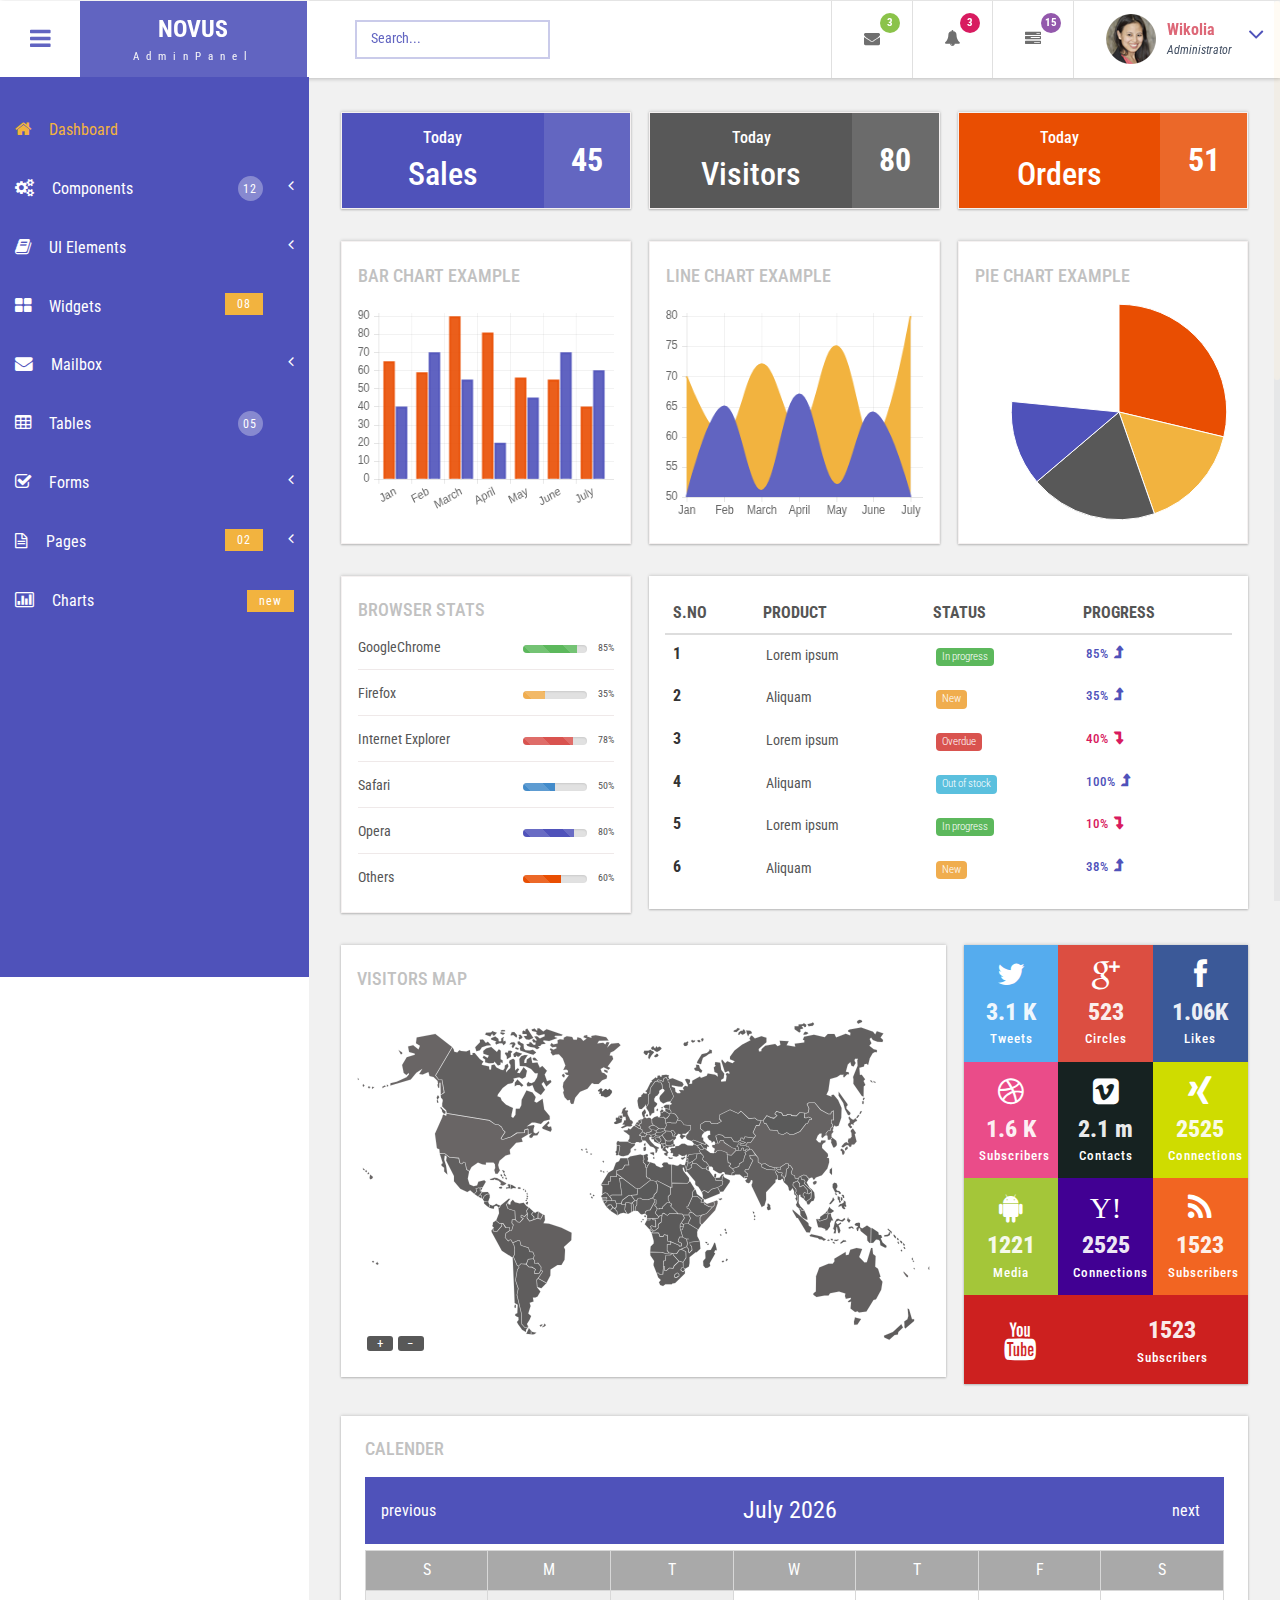
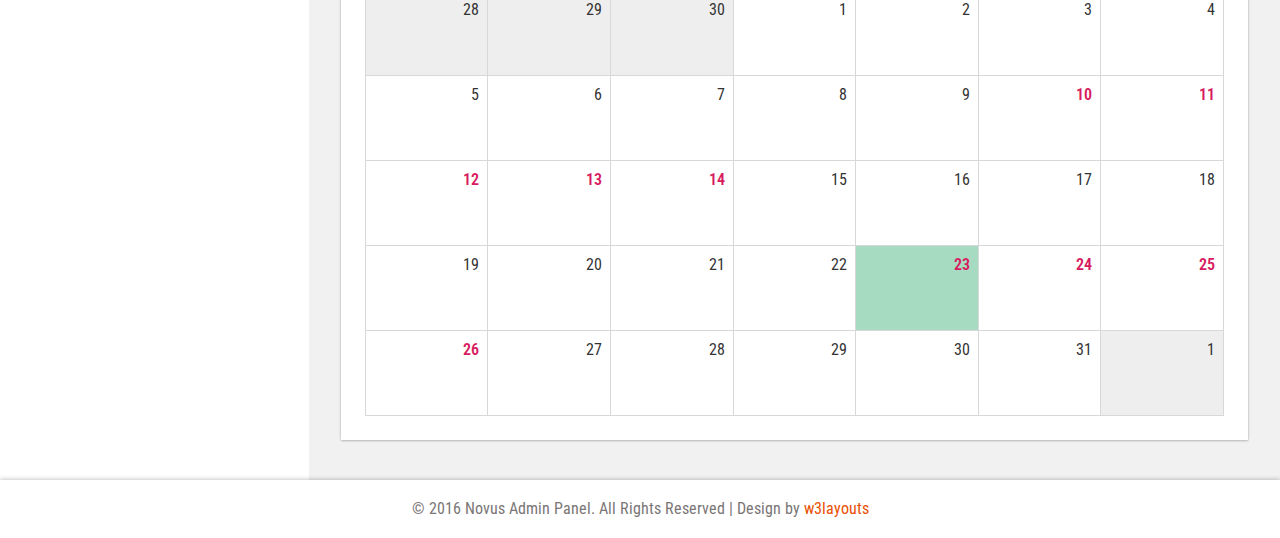
<file: AsansorTakip/AsansorTakip/web2/index.html>
<!--
Author: W3layouts
Author URL: http://w3layouts.com
License: Creative Commons Attribution 3.0 Unported
License URL: http://creativecommons.org/licenses/by/3.0/
-->
<!DOCTYPE HTML>
<html>
<head>
<title>Novus Admin Panel an Admin Panel Category Flat Bootstrap Responsive Website Template | Home :: w3layouts</title>
<meta name="viewport" content="width=device-width, initial-scale=1">
<meta http-equiv="Content-Type" content="text/html; charset=utf-8" />
<meta name="keywords" content="Novus Admin Panel Responsive web template, Bootstrap Web Templates, Flat Web Templates, Android Compatible web template, 
SmartPhone Compatible web template, free WebDesigns for Nokia, Samsung, LG, SonyEricsson, Motorola web design" />
<script type="application/x-javascript"> addEventListener("load", function() { setTimeout(hideURLbar, 0); }, false); function hideURLbar(){ window.scrollTo(0,1); } </script>
<!-- Bootstrap Core CSS -->
<link href="css/bootstrap.css" rel='stylesheet' type='text/css' />
<!-- Custom CSS -->
<link href="css/style.css" rel='stylesheet' type='text/css' />
<!-- font CSS -->
<!-- font-awesome icons -->
<link href="css/font-awesome.css" rel="stylesheet"> 
<!-- //font-awesome icons -->
 <!-- js-->
<script src="js/jquery-1.11.1.min.js"></script>
<script src="js/modernizr.custom.js"></script>
<!--webfonts-->
<link href='//fonts.googleapis.com/css?family=Roboto+Condensed:400,300,300italic,400italic,700,700italic' rel='stylesheet' type='text/css'>
<!--//webfonts--> 
<!--animate-->
<link href="css/animate.css" rel="stylesheet" type="text/css" media="all">
<script src="js/wow.min.js"></script>
	<script>
		 new WOW().init();
	</script>
<!--//end-animate-->
<!-- chart -->
<script src="js/Chart.js"></script>
<!-- //chart -->
<!--Calender-->
<link rel="stylesheet" href="css/clndr.css" type="text/css" />
<script src="js/underscore-min.js" type="text/javascript"></script>
<script src= "js/moment-2.2.1.js" type="text/javascript"></script>
<script src="js/clndr.js" type="text/javascript"></script>
<script src="js/site.js" type="text/javascript"></script>
<!--End Calender-->
<!-- Metis Menu -->
<script src="js/metisMenu.min.js"></script>
<script src="js/custom.js"></script>
<link href="css/custom.css" rel="stylesheet">
<!--//Metis Menu -->
</head> 
<body class="cbp-spmenu-push">
	<div class="main-content">
		<!--left-fixed -navigation-->
		<div class=" sidebar" role="navigation">
            <div class="navbar-collapse">
				<nav class="cbp-spmenu cbp-spmenu-vertical cbp-spmenu-left" id="cbp-spmenu-s1">
					<ul class="nav" id="side-menu">
						<li>
							<a href="index.html" class="active"><i class="fa fa-home nav_icon"></i>Dashboard</a>
						</li>
						<li>
							<a href="#"><i class="fa fa-cogs nav_icon"></i>Components <span class="nav-badge">12</span> <span class="fa arrow"></span></a>
							<ul class="nav nav-second-level collapse">
								<li>
									<a href="grids.html">Grid System</a>
								</li>
								<li>
									<a href="media.html">Media Objects</a>
								</li>
							</ul>
							<!-- /nav-second-level -->
						</li>
						<li class="">
							<a href="#"><i class="fa fa-book nav_icon"></i>UI Elements <span class="fa arrow"></span></a>
							<ul class="nav nav-second-level collapse">
								<li>
									<a href="general.html">General<span class="nav-badge-btm">08</span></a>
								</li>
								<li>
									<a href="typography.html">Typography</a>
								</li>
							</ul>
							<!-- /nav-second-level -->
						</li>
						<li>
							<a href="widgets.html"><i class="fa fa-th-large nav_icon"></i>Widgets <span class="nav-badge-btm">08</span></a>
						</li>
						<li>
							<a href="#"><i class="fa fa-envelope nav_icon"></i>Mailbox<span class="fa arrow"></span></a>
							<ul class="nav nav-second-level collapse">
								<li>
									<a href="inbox.html">Inbox <span class="nav-badge-btm">05</span></a>
								</li>
								<li>
									<a href="compose.html">Compose email</a>
								</li>
							</ul>
							<!-- //nav-second-level -->
						</li>
						<li>
							<a href="tables.html"><i class="fa fa-table nav_icon"></i>Tables <span class="nav-badge">05</span></a>
						</li>
						<li>
							<a href="#"><i class="fa fa-check-square-o nav_icon"></i>Forms<span class="fa arrow"></span></a>
							<ul class="nav nav-second-level collapse">
								<li>
									<a href="forms.html">Basic Forms <span class="nav-badge-btm">07</span></a>
								</li>
								<li>
									<a href="validation.html">Validation</a>
								</li>
							</ul>
							<!-- //nav-second-level -->
						</li>
						<li>
							<a href="#"><i class="fa fa-file-text-o nav_icon"></i>Pages<span class="nav-badge-btm">02</span><span class="fa arrow"></span></a>
							<ul class="nav nav-second-level collapse">
								<li>
									<a href="login.html">Login</a>
								</li>
								<li>
									<a href="signup.html">SignUp</a>
								</li>
								<li>
									<a href="blank-page.html">Blank Page</a>
								</li>
							</ul>
							<!-- //nav-second-level -->
						</li>
						<li>
							<a href="charts.html" class="chart-nav"><i class="fa fa-bar-chart nav_icon"></i>Charts <span class="nav-badge-btm pull-right">new</span></a>
						</li>
					</ul>
					<!-- //sidebar-collapse -->
				</nav>
			</div>
		</div>
		<!--left-fixed -navigation-->
		<!-- header-starts -->
		<div class="sticky-header header-section ">
			<div class="header-left">
				<!--toggle button start-->
				<button id="showLeftPush"><i class="fa fa-bars"></i></button>
				<!--toggle button end-->
				<!--logo -->
				<div class="logo">
					<a href="index.html">
						<h1>NOVUS</h1>
						<span>AdminPanel</span>
					</a>
				</div>
				<!--//logo-->
				<!--search-box-->
				<div class="search-box">
					<form class="input">
						<input class="sb-search-input input__field--madoka" placeholder="Search..." type="search" id="input-31" />
						<label class="input__label" for="input-31">
							<svg class="graphic" width="100%" height="100%" viewBox="0 0 404 77" preserveAspectRatio="none">
								<path d="m0,0l404,0l0,77l-404,0l0,-77z"/>
							</svg>
						</label>
					</form>
				</div><!--//end-search-box-->
				<div class="clearfix"> </div>
			</div>
			<div class="header-right">
				<div class="profile_details_left"><!--notifications of menu start -->
					<ul class="nofitications-dropdown">
						<li class="dropdown head-dpdn">
							<a href="#" class="dropdown-toggle" data-toggle="dropdown" aria-expanded="false"><i class="fa fa-envelope"></i><span class="badge">3</span></a>
							<ul class="dropdown-menu">
								<li>
									<div class="notification_header">
										<h3>You have 3 new messages</h3>
									</div>
								</li>
								<li><a href="#">
								   <div class="user_img"><img src="images/1.png" alt=""></div>
								   <div class="notification_desc">
									<p>Lorem ipsum dolor amet</p>
									<p><span>1 hour ago</span></p>
									</div>
								   <div class="clearfix"></div>	
								</a></li>
								<li class="odd"><a href="#">
									<div class="user_img"><img src="images/2.png" alt=""></div>
								   <div class="notification_desc">
									<p>Lorem ipsum dolor amet </p>
									<p><span>1 hour ago</span></p>
									</div>
								  <div class="clearfix"></div>	
								</a></li>
								<li><a href="#">
								   <div class="user_img"><img src="images/3.png" alt=""></div>
								   <div class="notification_desc">
									<p>Lorem ipsum dolor amet </p>
									<p><span>1 hour ago</span></p>
									</div>
								   <div class="clearfix"></div>	
								</a></li>
								<li>
									<div class="notification_bottom">
										<a href="#">See all messages</a>
									</div> 
								</li>
							</ul>
						</li>
						<li class="dropdown head-dpdn">
							<a href="#" class="dropdown-toggle" data-toggle="dropdown" aria-expanded="false"><i class="fa fa-bell"></i><span class="badge blue">3</span></a>
							<ul class="dropdown-menu">
								<li>
									<div class="notification_header">
										<h3>You have 3 new notification</h3>
									</div>
								</li>
								<li><a href="#">
									<div class="user_img"><img src="images/2.png" alt=""></div>
								   <div class="notification_desc">
									<p>Lorem ipsum dolor amet</p>
									<p><span>1 hour ago</span></p>
									</div>
								  <div class="clearfix"></div>	
								 </a></li>
								 <li class="odd"><a href="#">
									<div class="user_img"><img src="images/1.png" alt=""></div>
								   <div class="notification_desc">
									<p>Lorem ipsum dolor amet </p>
									<p><span>1 hour ago</span></p>
									</div>
								   <div class="clearfix"></div>	
								 </a></li>
								 <li><a href="#">
									<div class="user_img"><img src="images/3.png" alt=""></div>
								   <div class="notification_desc">
									<p>Lorem ipsum dolor amet </p>
									<p><span>1 hour ago</span></p>
									</div>
								   <div class="clearfix"></div>	
								 </a></li>
								 <li>
									<div class="notification_bottom">
										<a href="#">See all notifications</a>
									</div> 
								</li>
							</ul>
						</li>	
						<li class="dropdown head-dpdn">
							<a href="#" class="dropdown-toggle" data-toggle="dropdown" aria-expanded="false"><i class="fa fa-tasks"></i><span class="badge blue1">15</span></a>
							<ul class="dropdown-menu">
								<li>
									<div class="notification_header">
										<h3>You have 8 pending task</h3>
									</div>
								</li>
								<li><a href="#">
									<div class="task-info">
										<span class="task-desc">Database update</span><span class="percentage">40%</span>
										<div class="clearfix"></div>	
									</div>
									<div class="progress progress-striped active">
										<div class="bar yellow" style="width:40%;"></div>
									</div>
								</a></li>
								<li><a href="#">
									<div class="task-info">
										<span class="task-desc">Dashboard done</span><span class="percentage">90%</span>
									   <div class="clearfix"></div>	
									</div>
									<div class="progress progress-striped active">
										 <div class="bar green" style="width:90%;"></div>
									</div>
								</a></li>
								<li><a href="#">
									<div class="task-info">
										<span class="task-desc">Mobile App</span><span class="percentage">33%</span>
										<div class="clearfix"></div>	
									</div>
								   <div class="progress progress-striped active">
										 <div class="bar red" style="width: 33%;"></div>
									</div>
								</a></li>
								<li><a href="#">
									<div class="task-info">
										<span class="task-desc">Issues fixed</span><span class="percentage">80%</span>
									   <div class="clearfix"></div>	
									</div>
									<div class="progress progress-striped active">
										 <div class="bar  blue" style="width: 80%;"></div>
									</div>
								</a></li>
								<li>
									<div class="notification_bottom">
										<a href="#">See all pending tasks</a>
									</div> 
								</li>
							</ul>
						</li>	
					</ul>
					<div class="clearfix"> </div>
				</div>
				<!--notification menu end -->
				<div class="profile_details">		
					<ul>
						<li class="dropdown profile_details_drop">
							<a href="#" class="dropdown-toggle" data-toggle="dropdown" aria-expanded="false">
								<div class="profile_img">	
									<span class="prfil-img"><img src="images/a.png" alt=""> </span> 
									<div class="user-name">
										<p>Wikolia</p>
										<span>Administrator</span>
									</div>
									<i class="fa fa-angle-down lnr"></i>
									<i class="fa fa-angle-up lnr"></i>
									<div class="clearfix"></div>	
								</div>	
							</a>
							<ul class="dropdown-menu drp-mnu">
								<li> <a href="#"><i class="fa fa-cog"></i> Settings</a> </li> 
								<li> <a href="#"><i class="fa fa-user"></i> Profile</a> </li> 
								<li> <a href="#"><i class="fa fa-sign-out"></i> Logout</a> </li>
							</ul>
						</li>
					</ul>
				</div>
				<div class="clearfix"> </div>				
			</div>
			<div class="clearfix"> </div>	
		</div>
		<!-- //header-ends -->
		<!-- main content start-->
		<div id="page-wrapper">
			<div class="main-page">
				<div class="row-one">
					<div class="col-md-4 widget">
						<div class="stats-left ">
							<h5>Today</h5>
							<h4>Sales</h4>
						</div>
						<div class="stats-right">
							<label> 45</label>
						</div>
						<div class="clearfix"> </div>	
					</div>
					<div class="col-md-4 widget states-mdl">
						<div class="stats-left">
							<h5>Today</h5>
							<h4>Visitors</h4>
						</div>
						<div class="stats-right">
							<label> 80</label>
						</div>
						<div class="clearfix"> </div>	
					</div>
					<div class="col-md-4 widget states-last">
						<div class="stats-left">
							<h5>Today</h5>
							<h4>Orders</h4>
						</div>
						<div class="stats-right">
							<label>51</label>
						</div>
						<div class="clearfix"> </div>	
					</div>
					<div class="clearfix"> </div>	
				</div>
				<div class="charts">
					<div class="col-md-4 charts-grids widget">
						<h4 class="title">Bar Chart Example</h4>
						<canvas id="bar" height="300" width="400"> </canvas>
					</div>
					<div class="col-md-4 charts-grids widget states-mdl">
						<h4 class="title">Line Chart Example</h4>
						<canvas id="line" height="300" width="400"> </canvas>
					</div>
					<div class="col-md-4 charts-grids widget">
						<h4 class="title">Pie Chart Example</h4>
						<canvas id="pie" height="300" width="400"> </canvas>
					</div>
					<div class="clearfix"> </div>
							 <script>
								var barChartData = {
									labels : ["Jan","Feb","March","April","May","June","July"],
									datasets : [
										{
											fillColor : "rgba(233, 78, 2, 0.9)",
											strokeColor : "rgba(233, 78, 2, 0.9)",
											highlightFill: "#e94e02",
											highlightStroke: "#e94e02",
											data : [65,59,90,81,56,55,40]
										},
										{
											fillColor : "rgba(79, 82, 186, 0.9)",
											strokeColor : "rgba(79, 82, 186, 0.9)",
											highlightFill: "#4F52BA",
											highlightStroke: "#4F52BA",
											data : [40,70,55,20,45,70,60]
										}
									]
									
								};
								var lineChartData = {
									labels : ["Jan","Feb","March","April","May","June","July"],
									datasets : [
										{
											fillColor : "rgba(242, 179, 63, 1)",
											strokeColor : "#F2B33F",
											pointColor : "rgba(242, 179, 63, 1)",
											pointStrokeColor : "#fff",
											data : [70,60,72,61,75,59,80]

										},
										{
											fillColor : "rgba(97, 100, 193, 1)",
											strokeColor : "#6164C1",
											pointColor : "rgba(97, 100, 193,1)",
											pointStrokeColor : "#9358ac",
											data : [50,65,51,67,52,64,50]

										}
									]
									
								};
								var pieData = [
										{
											value: 90,
											color:"rgba(233, 78, 2, 1)",
											label: "Product 1"
										},
										{
											value : 50,
											color : "rgba(242, 179, 63, 1)",
											label: "Product 2"
										},
										{
											value : 60,
											color : "rgba(88, 88, 88,1)",
											label: "Product 3"
										},
										{
											value : 40,
											color : "rgba(79, 82, 186, 1)",
											label: "Product 4"
										}
										
									];
								
							new Chart(document.getElementById("line").getContext("2d")).Line(lineChartData);
							new Chart(document.getElementById("bar").getContext("2d")).Bar(barChartData);
							new Chart(document.getElementById("pie").getContext("2d")).Pie(pieData);
							
							</script>
							
				</div>
				<div class="row">
					<div class="col-md-4 stats-info widget">
						<div class="stats-title">
							<h4 class="title">Browser Stats</h4>
						</div>
						<div class="stats-body">
							<ul class="list-unstyled">
								<li>GoogleChrome <span class="pull-right">85%</span>  
									<div class="progress progress-striped active progress-right">
										<div class="bar green" style="width:85%;"></div> 
									</div>
								</li>
								<li>Firefox <span class="pull-right">35%</span>  
									<div class="progress progress-striped active progress-right">
										<div class="bar yellow" style="width:35%;"></div>
									</div>
								</li>
								<li>Internet Explorer <span class="pull-right">78%</span>  
									<div class="progress progress-striped active progress-right">
										<div class="bar red" style="width:78%;"></div>
									</div>
								</li>
								<li>Safari <span class="pull-right">50%</span>  
									<div class="progress progress-striped active progress-right">
										<div class="bar blue" style="width:50%;"></div>
									</div>
								</li>
								<li>Opera <span class="pull-right">80%</span>  
									<div class="progress progress-striped active progress-right">
										<div class="bar light-blue" style="width:80%;"></div>
									</div>
								</li>
								<li class="last">Others <span class="pull-right">60%</span>  
									<div class="progress progress-striped active progress-right">
										<div class="bar orange" style="width:60%;"></div>
									</div>
								</li> 
							</ul>
						</div>
					</div>
					<div class="col-md-8 stats-info stats-last widget-shadow">
						<table class="table stats-table ">
							<thead>
								<tr>
									<th>S.NO</th>
									<th>PRODUCT</th>
									<th>STATUS</th>
									<th>PROGRESS</th>
								</tr>
							</thead>
							<tbody>
								<tr>
									<th scope="row">1</th>
									<td>Lorem ipsum</td>
									<td><span class="label label-success">In progress</span></td>
									<td><h5>85% <i class="fa fa-level-up"></i></h5></td>
								</tr>
								<tr>
									<th scope="row">2</th>
									<td>Aliquam</td>
									<td><span class="label label-warning">New</span></td>
									<td><h5>35% <i class="fa fa-level-up"></i></h5></td>
								</tr>
								<tr>
									<th scope="row">3</th>
									<td>Lorem ipsum</td>
									<td><span class="label label-danger">Overdue</span></td>
									<td><h5  class="down">40% <i class="fa fa-level-down"></i></h5></td>
								</tr>
								<tr>
									<th scope="row">4</th>
									<td>Aliquam</td>
									<td><span class="label label-info">Out of stock</span></td>
									<td><h5>100% <i class="fa fa-level-up"></i></h5></td>
								</tr>
								<tr>
									<th scope="row">5</th>
									<td>Lorem ipsum</td>
									<td><span class="label label-success">In progress</span></td>
									<td><h5 class="down">10% <i class="fa fa-level-down"></i></h5></td>
								</tr>
								<tr>
									<th scope="row">6</th>
									<td>Aliquam</td>
									<td><span class="label label-warning">New</span></td>
									<td><h5>38% <i class="fa fa-level-up"></i></h5></td>
								</tr>
							</tbody>
						</table>
					</div>
					<div class="clearfix"> </div>
				</div>
				<div class="row">
					<div class="col-md-8 map widget-shadow">
						<h4 class="title">Visitors Map </h4>
						<div class="map_container"><div id="vmap" style="width: 100%; height: 354px;"></div></div>
						<!--map js-->
						<link href="css/jqvmap.css" rel='stylesheet' type='text/css' />
						<script src="js/jquery.vmap.js"></script>
						<script src="js/jquery.vmap.sampledata.js" type="text/javascript"></script>
						<script src="js/jquery.vmap.world.js" type="text/javascript"></script>
						<script type="text/javascript">
							jQuery(document).ready(function() {
								jQuery('#vmap').vectorMap({
									map: 'world_en',
									backgroundColor: '#fff',
									color: '#696565',
									hoverOpacity: 0.8,
									selectedColor: '#696565',
									enableZoom: true,
									showTooltip: true,
									values: sample_data,
									scaleColors: ['#585858', '#696565'],
									normalizeFunction: 'polynomial'
								});
							});
						</script>
						<!-- //map js -->
					</div>
					<div class="col-md-4 social-media widget-shadow">
						<div class="wid-social twitter">
							<div class="social-icon">
								<i class="fa fa-twitter text-light icon-xlg "></i>
							</div>
							<div class="social-info">
								<h3 class="number_counter bold count text-light start_timer counted">3.1 K</h3>
								<h4 class="counttype text-light">Tweets</h4>
							</div>
						</div>
						<div class="wid-social google-plus">
							<div class="social-icon">
								<i class="fa fa-google-plus text-light icon-xlg "></i>
							</div>
							<div class="social-info">
								<h3 class="number_counter bold count text-light start_timer counted">523</h3>
								<h4 class="counttype text-light">Circles</h4>
							</div>
						</div>
						<div class="wid-social facebook">
							<div class="social-icon">
								<i class="fa fa-facebook text-light icon-xlg "></i>
							</div>
							<div class="social-info">
								<h3 class="number_counter bold count text-light start_timer counted">1.06K</h3>
								<h4 class="counttype text-light">Likes</h4>
							</div>
						</div>
						<div class="wid-social dribbble">
							<div class="social-icon">
								<i class="fa fa-dribbble text-light icon-xlg "></i>
							</div>
							<div class="social-info">
								<h3 class="number_counter bold count text-light start_timer counted">1.6 K</h3>
								<h4 class="counttype text-light">Subscribers</h4>
							</div>
						</div>
						<div class="wid-social vimeo">
							<div class="social-icon">
								<i class="fa fa-vimeo-square text-light icon-xlg"> </i>
							</div>
							<div class="social-info">
								<h3 class="number_counter bold count text-light start_timer counted">2.1 m</h3>
								<h4 class="counttype text-light">Contacts</h4>
							</div>
						</div>
						<div class="wid-social xing">
							<div class="social-icon">
								<i class="fa fa-xing text-light icon-xlg "></i>
							</div>
							<div class="social-info">
								<h3 class="number_counter bold count text-light start_timer counted">2525</h3>
								<h4 class="counttype text-light">Connections</h4>
							</div>
						</div>
						<div class="wid-social flickr">
							<div class="social-icon">
								<i class="fa fa-android text-light icon-xlg"></i>
							</div>
							<div class="social-info">
								<h3 class="number_counter bold count text-light start_timer counted">1221</h3>
								<h4 class="counttype text-light">Media</h4>
							</div>
						</div>
						<div class="wid-social yahoo">
							<div class="social-icon">
								<i class="fa fa-yahoo text-light icon-xlg"> Y!</i>
							</div>
							<div class="social-info">
								<h3 class="number_counter bold count text-light start_timer counted">2525</h3>
								<h4 class="counttype text-light">Connections</h4>
							</div>
						</div>
						<div class="wid-social rss">
							<div class="social-icon">
								<i class="fa fa-rss text-light icon-xlg"></i>
							</div>
							<div class="social-info">
								<h3 class="number_counter bold count text-light start_timer counted">1523</h3>
								<h4 class="counttype text-light">Subscribers</h4>
							</div>
						</div>
						<div class="wid-social youtube">
							<div class="social-icon">
								<i class="fa fa-youtube text-light icon-xlg"></i>
							</div>
							<div class="social-info">
								<h3 class="number_counter bold count text-light start_timer counted">1523</h3>
								<h4 class="counttype text-light">Subscribers</h4>
							</div>
						</div>
						<div class="clearfix"> </div>
					</div>
					<div class="clearfix"> </div>
				</div>
				<div class="row calender widget-shadow">
					<h4 class="title">Calender</h4>
					<div class="cal1">
						
					</div>
				</div>
				<div class="clearfix"> </div>
			</div>
		</div>
		<!--footer-->
		<div class="footer">
		   <p>&copy; 2016 Novus Admin Panel. All Rights Reserved | Design by <a href="https://w3layouts.com/" target="_blank">w3layouts</a></p>
		</div>
        <!--//footer-->
	</div>
	<!-- Classie -->
		<script src="js/classie.js"></script>
		<script>
			var menuLeft = document.getElementById( 'cbp-spmenu-s1' ),
				showLeftPush = document.getElementById( 'showLeftPush' ),
				body = document.body;
				
			showLeftPush.onclick = function() {
				classie.toggle( this, 'active' );
				classie.toggle( body, 'cbp-spmenu-push-toright' );
				classie.toggle( menuLeft, 'cbp-spmenu-open' );
				disableOther( 'showLeftPush' );
			};
			

			function disableOther( button ) {
				if( button !== 'showLeftPush' ) {
					classie.toggle( showLeftPush, 'disabled' );
				}
			}
		</script>
	<!--scrolling js-->
	<script src="js/jquery.nicescroll.js"></script>
	<script src="js/scripts.js"></script>
	<!--//scrolling js-->
	<!-- Bootstrap Core JavaScript -->
   <script src="js/bootstrap.js"> </script>
</body>
</html>
</file>
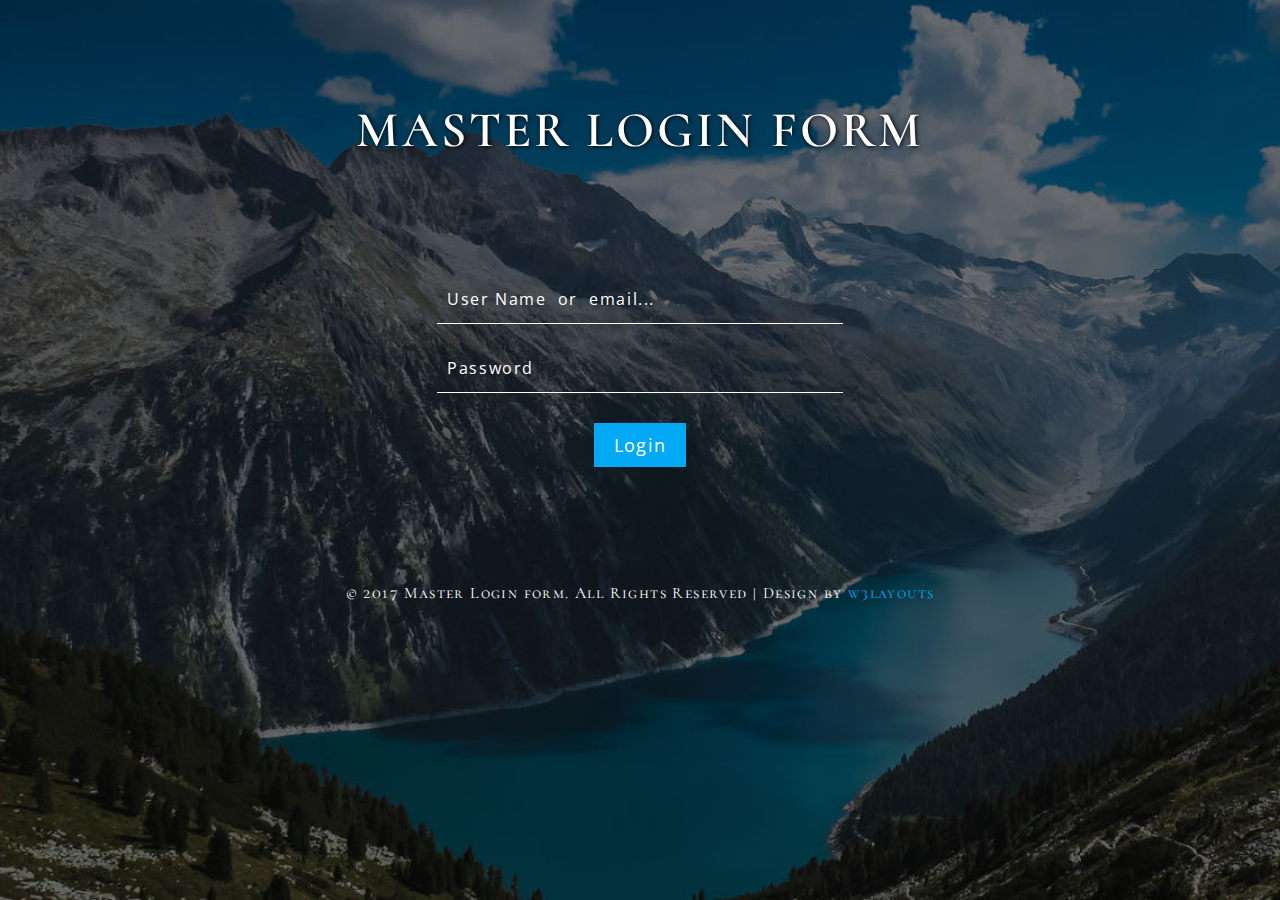
<file: AsansorTakip/AsansorTakip/web4/index.html>
<!--
Author: W3layouts
Author URL: http://w3layouts.com
License: Creative Commons Attribution 3.0 Unported
License URL: http://creativecommons.org/licenses/by/3.0/
-->
<!DOCTYPE html>
<html>

<head>
<title> Master login Form Responsive Widget Template  :: w3layouts</title>
<meta name="viewport" content="width=device-width, initial-scale=1">
<meta http-equiv="Content-Type" content="text/html; charset=utf-8" />
<meta name="keywords" content=" Master  Login Form Widget Tab Form,Login Forms,Sign up Forms,Registration Forms,News letter Forms,Elements"/>
<script type="application/x-javascript"> addEventListener("load", function() { setTimeout(hideURLbar, 0); }, false); function hideURLbar(){ window.scrollTo(0,1); } </script>
<link href="css/style.css" rel="stylesheet" type="text/css" media="all" />
<link href="//fonts.googleapis.com/css?family=Cormorant+SC:300,400,500,600,700" rel="stylesheet">
<link href="//fonts.googleapis.com/css?family=Open+Sans:300,300i,400,400i,600,600i,700,700i,800,800i" rel="stylesheet">
</head>

<body>
	<div class="padding-all">
		<div class="header">
			<h1>Master  Login Form</h1>
		</div>

		<div class="design-w3l">
			<div class="mail-form-agile">
				<form action="#" method="post">
					<input type="text" name="name" placeholder="User Name  or  email..." required=""/>
					<input type="password"  name="password" class="padding" placeholder="Password" required=""/>
					<input type="submit" value="login">
				</form>
			</div>
		  <div class="clear"> </div>
		</div>
		
		<div class="footer">
		<p>© 2017  Master  Login form. All Rights Reserved | Design by  <a href="https://w3layouts.com/" >  w3layouts </a></p>
		</div>
	</div>
</body>
</html>
</file>
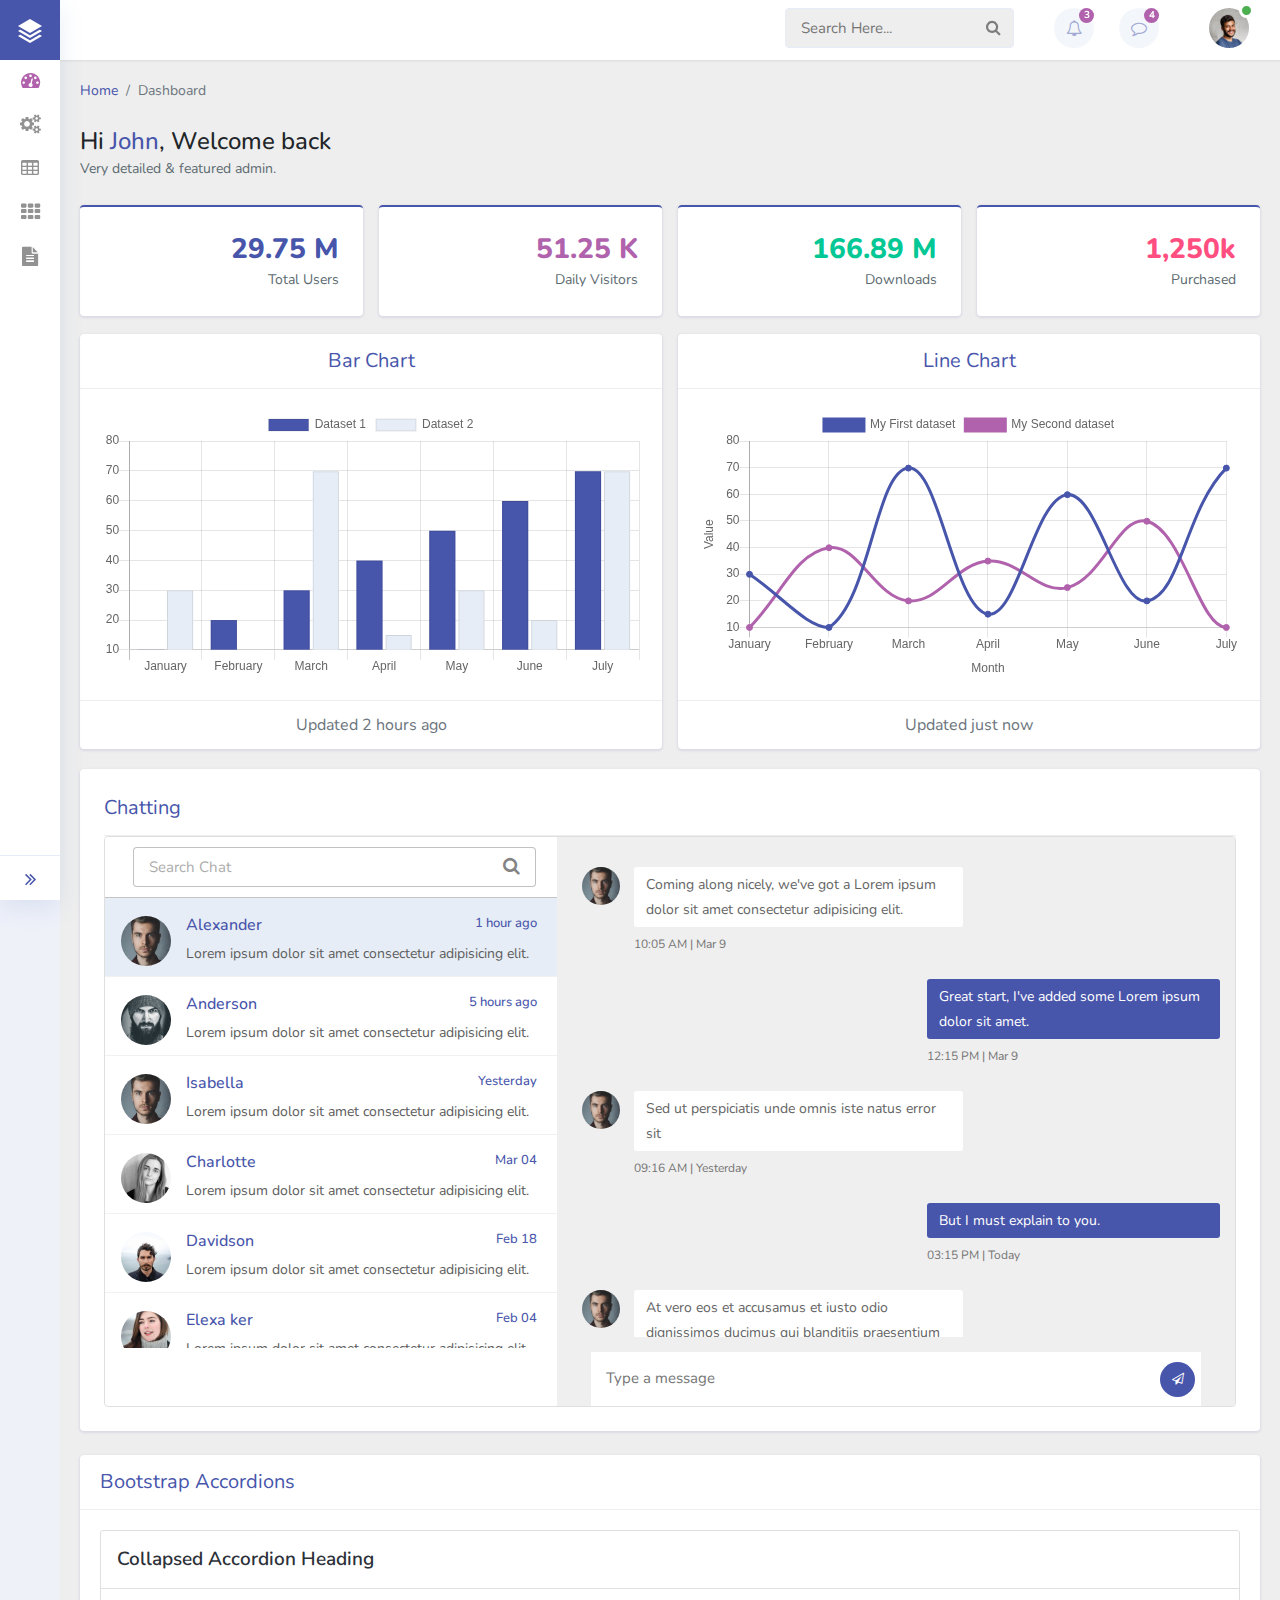
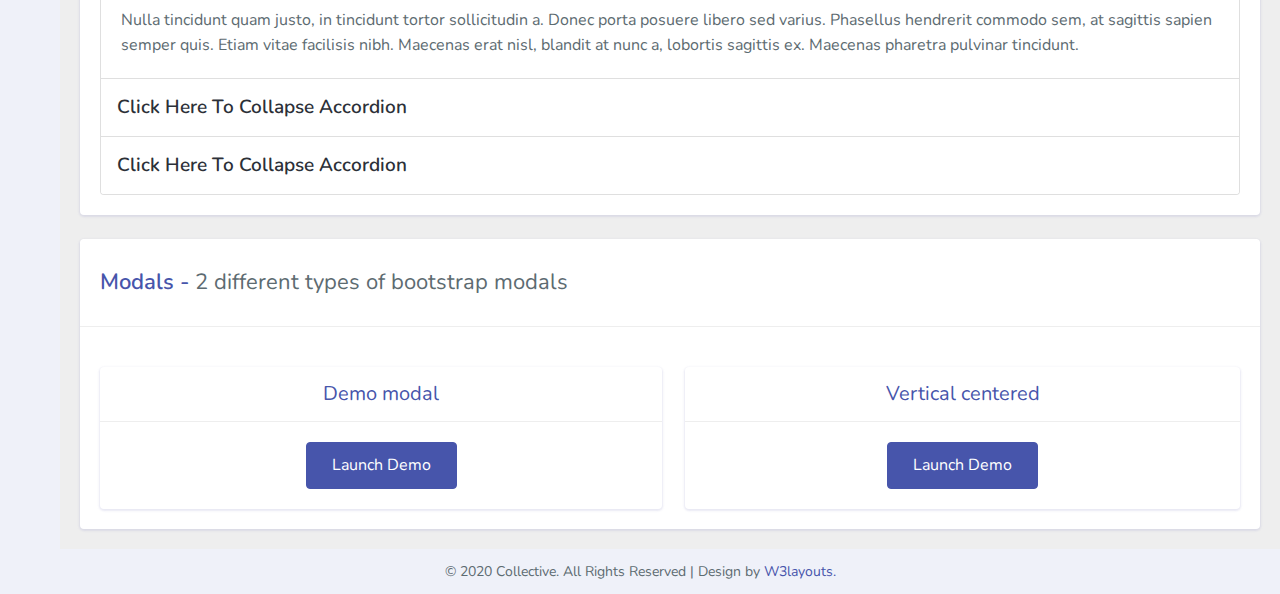
<file: ArGe Proje/collective-admin-panel-starter_Free21-02-2020_491842582/collective-admin-panel-starter/starter/index.html>
<!--
Author: W3layouts
Author URL: http://w3layouts.com
-->
<!doctype html>
<html lang="en">

<head>
  <!-- Required meta tags -->
  <meta charset="utf-8">
  <meta name="viewport" content="width=device-width, initial-scale=1, shrink-to-fit=no">

  <title>Collective Admin Panel a Flat Bootstrap Responsive Website Template | Home :: W3Layouts</title>

  <!-- Template CSS -->
  <link rel="stylesheet" href="assets/css/style-starter.css">

  <!-- google fonts -->
  <link href="//fonts.googleapis.com/css?family=Nunito:300,400,600,700,800,900&display=swap" rel="stylesheet">
</head>

<body class="sidebar-menu-collapsed">
  <div class="se-pre-con"></div>
<section>
  <!-- sidebar menu start -->
  <div class="sidebar-menu sticky-sidebar-menu">

    <!-- logo start -->
    <div class="logo">
      <h1><a href="index.html">Collective</a></h1>
    </div>

  <!-- if logo is image enable this -->
    <!-- image logo --
    <div class="logo">
      <a href="index.html">
        <img src="image-path" alt="Your logo" title="Your logo" class="img-fluid" style="height:35px;" />
      </a>
    </div>
    <!-- //image logo -->

    <div class="logo-icon text-center">
      <a href="index.html" title="logo"><img src="assets/images/logo.png" alt="logo-icon"> </a>
    </div>
    <!-- //logo end -->

    <div class="sidebar-menu-inner">

      <!-- sidebar nav start -->
      <ul class="nav nav-pills nav-stacked custom-nav">
        <li class="active"><a href="index.html"><i class="fa fa-tachometer"></i><span> Dashboard</span></a>
        </li>
        <li class="menu-list">
          <a href="#"><i class="fa fa-cogs"></i>
            <span>Elements <i class="lnr lnr-chevron-right"></i></span></a>
          <ul class="sub-menu-list">
            <li><a href="carousels.html">Carousels</a> </li>
            <li><a href="cards.html">Default cards</a> </li>
            <li><a href="people.html">People cards</a></li>
          </ul>
        </li>
        <li><a href="pricing.html"><i class="fa fa-table"></i> <span>Pricing tables</span></a></li>
        <li><a href="blocks.html"><i class="fa fa-th"></i> <span>Content blocks</span></a></li>
        <li><a href="forms.html"><i class="fa fa-file-text"></i> <span>Forms</span></a></li>
      </ul>
      <!-- //sidebar nav end -->
      <!-- toggle button start -->
      <a class="toggle-btn">
        <i class="fa fa-angle-double-left menu-collapsed__left"><span>Collapse Sidebar</span></i>
        <i class="fa fa-angle-double-right menu-collapsed__right"></i>
      </a>
      <!-- //toggle button end -->
    </div>
  </div>
  <!-- //sidebar menu end -->
  <!-- header-starts -->
  <div class="header sticky-header">

    <!-- notification menu start -->
    <div class="menu-right">
      <div class="navbar user-panel-top">
        <div class="search-box">
          <form action="#search-results.html" method="get">
            <input class="search-input" placeholder="Search Here..." type="search" id="search">
            <button class="search-submit" value=""><span class="fa fa-search"></span></button>
          </form>
        </div>
        <div class="user-dropdown-details d-flex">
          <div class="profile_details_left">
            <ul class="nofitications-dropdown">
              <li class="dropdown">
                <a href="#" class="dropdown-toggle" data-toggle="dropdown" aria-expanded="false"><i
                    class="fa fa-bell-o"></i><span class="badge blue">3</span></a>
                <ul class="dropdown-menu">
                  <li>
                    <div class="notification_header">
                      <h3>You have 3 new notifications</h3>
                    </div>
                  </li>
                  <li><a href="#" class="grid">
                      <div class="user_img"><img src="assets/images/avatar1.jpg" alt=""></div>
                      <div class="notification_desc">
                        <p>Johnson purchased template</p>
                        <span>Just Now</span>
                      </div>
                    </a></li>
                  <li class="odd"><a href="#" class="grid">
                      <div class="user_img"><img src="assets/images/avatar2.jpg" alt=""></div>
                      <div class="notification_desc">
                        <p>New customer registered </p>
                        <span>1 hour ago</span>
                      </div>
                    </a></li>
                  <li><a href="#" class="grid">
                      <div class="user_img"><img src="assets/images/avatar3.jpg" alt=""></div>
                      <div class="notification_desc">
                        <p>Lorem ipsum dolor sit amet </p>
                        <span>2 hours ago</span>
                      </div>
                    </a></li>
                  <li>
                    <div class="notification_bottom">
                      <a href="#all" class="bg-primary">See all notifications</a>
                    </div>
                  </li>
                </ul>
              </li>
              <li class="dropdown">
                <a href="#" class="dropdown-toggle" data-toggle="dropdown" aria-expanded="false"><i
                    class="fa fa-comment-o"></i><span class="badge blue">4</span></a>
                <ul class="dropdown-menu">
                  <li>
                    <div class="notification_header">
                      <h3>You have 4 new messages</h3>
                    </div>
                  </li>
                  <li><a href="#" class="grid">
                      <div class="user_img"><img src="assets/images/avatar1.jpg" alt=""></div>
                      <div class="notification_desc">
                        <p>Johnson purchased template</p>
                        <span>Just Now</span>
                      </div>
                    </a></li>
                  <li class="odd"><a href="#" class="grid">
                      <div class="user_img"><img src="assets/images/avatar2.jpg" alt=""></div>
                      <div class="notification_desc">
                        <p>New customer registered </p>
                        <span>1 hour ago</span>
                      </div>
                    </a></li>
                  <li><a href="#" class="grid">
                      <div class="user_img"><img src="assets/images/avatar3.jpg" alt=""></div>
                      <div class="notification_desc">
                        <p>Lorem ipsum dolor sit amet </p>
                        <span>2 hours ago</span>
                      </div>
                    </a></li>
                  <li><a href="#" class="grid">
                      <div class="user_img"><img src="assets/images/avatar1.jpg" alt=""></div>
                      <div class="notification_desc">
                        <p>Johnson purchased template</p>
                        <span>Just Now</span>
                      </div>
                    </a></li>
                  <li>
                    <div class="notification_bottom">
                      <a href="#all" class="bg-primary">See all messages</a>
                    </div>
                  </li>
                </ul>
              </li>
            </ul>
          </div>
          <div class="profile_details">
            <ul>
              <li class="dropdown profile_details_drop">
                <a href="#" class="dropdown-toggle" data-toggle="dropdown" id="dropdownMenu3" aria-haspopup="true"
                  aria-expanded="false">
                  <div class="profile_img">
                    <img src="assets/images/profileimg.jpg" class="rounded-circle" alt="" />
                    <div class="user-active">
                      <span></span>
                    </div>
                  </div>
                </a>
                <ul class="dropdown-menu drp-mnu" aria-labelledby="dropdownMenu3">
                  <li class="user-info">
                    <h5 class="user-name">John Deo</h5>
                    <span class="status ml-2">Available</span>
                  </li>
                  <li> <a href="#"><i class="lnr lnr-user"></i>My Profile</a> </li>
                  <li> <a href="#"><i class="lnr lnr-users"></i>1k Followers</a> </li>
                  <li> <a href="#"><i class="lnr lnr-cog"></i>Setting</a> </li>
                  <li> <a href="#"><i class="lnr lnr-heart"></i>100 Likes</a> </li>
                  <li class="logout"> <a href="#sign-up.html"><i class="fa fa-power-off"></i> Logout</a> </li>
                </ul>
              </li>
            </ul>
          </div>
        </div>
      </div>
    </div>
    <!--notification menu end -->
  </div>
  <!-- //header-ends -->
  <!-- main content start -->
<div class="main-content">

  <!-- content -->
  <div class="container-fluid content-top-gap">

    <nav aria-label="breadcrumb">
      <ol class="breadcrumb my-breadcrumb">
        <li class="breadcrumb-item"><a href="index.html">Home</a></li>
        <li class="breadcrumb-item active" aria-current="page">Dashboard</li>
      </ol>
    </nav>
    <div class="welcome-msg pt-3 pb-4">
      <h1>Hi <span class="text-primary">John</span>, Welcome back</h1>
      <p>Very detailed & featured admin.</p>
    </div>

    <!-- statistics data -->
    <div class="statistics">
      <div class="row">
        <div class="col-xl-6 pr-xl-2">
          <div class="row">
            <div class="col-sm-6 pr-sm-2 statistics-grid">
              <div class="card card_border border-primary-top p-4">
                <i class="lnr lnr-users"> </i>
                <h3 class="text-primary number">29.75 M</h3>
                <p class="stat-text">Total Users</p>
              </div>
            </div>
            <div class="col-sm-6 pl-sm-2 statistics-grid">
              <div class="card card_border border-primary-top p-4">
                <i class="lnr lnr-eye"> </i>
                <h3 class="text-secondary number">51.25 K</h3>
                <p class="stat-text">Daily Visitors</p>
              </div>
            </div>
          </div>
        </div>
        <div class="col-xl-6 pl-xl-2">
          <div class="row">
            <div class="col-sm-6 pr-sm-2 statistics-grid">
              <div class="card card_border border-primary-top p-4">
                <i class="lnr lnr-cloud-download"> </i>
                <h3 class="text-success number">166.89 M</h3>
                <p class="stat-text">Downloads</p>
              </div>
            </div>
            <div class="col-sm-6 pl-sm-2 statistics-grid">
              <div class="card card_border border-primary-top p-4">
                <i class="lnr lnr-cart"> </i>
                <h3 class="text-danger number">1,250k</h3>
                <p class="stat-text">Purchased</p>
              </div>
            </div>
          </div>
        </div>
      </div>
    </div>
    <!-- //statistics data -->

    <!-- charts -->
    <div class="chart">
      <div class="row">
        <div class="col-lg-6 pr-lg-2 chart-grid">
          <div class="card text-center card_border">
            <div class="card-header chart-grid__header">
              Bar Chart
            </div>
            <div class="card-body">
              <!-- bar chart -->
              <div id="container">
                <canvas id="barchart"></canvas>
              </div>
              <!-- //bar chart -->
            </div>
            <div class="card-footer text-muted chart-grid__footer">
              Updated 2 hours ago
            </div>
          </div>
        </div>
        <div class="col-lg-6 pl-lg-2 chart-grid">
          <div class="card text-center card_border">
            <div class="card-header chart-grid__header">
              Line Chart
            </div>
            <div class="card-body">
              <!-- line chart -->
              <div id="container">
                <canvas id="linechart"></canvas>
              </div>
              <!-- //line chart -->
            </div>
            <div class="card-footer text-muted chart-grid__footer">
              Updated just now
            </div>
          </div>
        </div>
      </div>
    </div>
    <!-- //charts -->

    <!-- chatting -->
    <div class="data-tables">
      <div class="row">
        <div class="col-lg-12 chart-grid mb-4">
          <div class="card card_border p-4">
            <div class="card-header chart-grid__header pl-0 pt-0">
              Chatting
            </div>
            <div class="messaging">
              <div class="inbox_msg">
                <div class="inbox_people">
                  <div class="headind_srch">
                    <div class="srch_bar">
                      <div class="stylish-input-group">
                        <input type="text" class="search-bar" placeholder="Search Chat">
                        <span class="input-group-addon">
                          <button type="button"> <i class="fa fa-search" aria-hidden="true"></i> </button>
                        </span> </div>
                    </div>
                  </div>
                  <div class="inbox_chat">
                    <div class="chat_list active_chat">
                      <div class="chat_people">
                        <div class="chat_img"> <img src="assets/images/avatar5.jpg" alt="Alexander" class="img-fluid">
                        </div>
                        <div class="chat_ib">
                          <h5>Alexander <span class="chat_date">1 hour ago</span></h5>
                          <p>Lorem ipsum dolor sit amet consectetur adipisicing elit.</p>
                        </div>
                      </div>
                    </div>
                    <div class="chat_list">
                      <div class="chat_people">
                        <div class="chat_img"> <img src="assets/images/avatar3.jpg" alt="Anderson" class="img-fluid">
                        </div>
                        <div class="chat_ib">
                          <h5>Anderson <span class="chat_date">5 hours ago</span></h5>
                          <p>Lorem ipsum dolor sit amet consectetur adipisicing elit.</p>
                        </div>
                      </div>
                    </div>
                    <div class="chat_list">
                      <div class="chat_people">
                        <div class="chat_img"> <img src="assets/images/avatar5.jpg" alt="Isabella" class="img-fluid">
                        </div>
                        <div class="chat_ib">
                          <h5>Isabella <span class="chat_date">Yesterday</span></h5>
                          <p>Lorem ipsum dolor sit amet consectetur adipisicing elit.</p>
                        </div>
                      </div>
                    </div>
                    <div class="chat_list">
                      <div class="chat_people">
                        <div class="chat_img"> <img src="assets/images/avatar4.jpg" alt="Charlotte" class="img-fluid">
                        </div>
                        <div class="chat_ib">
                          <h5>Charlotte <span class="chat_date">Mar 04</span></h5>
                          <p>Lorem ipsum dolor sit amet consectetur adipisicing elit.</p>
                        </div>
                      </div>
                    </div>
                    <div class="chat_list">
                      <div class="chat_people">
                        <div class="chat_img"> <img src="assets/images/avatar2.jpg" alt="Davidson" class="img-fluid">
                        </div>
                        <div class="chat_ib">
                          <h5>Davidson <span class="chat_date">Feb 18</span></h5>
                          <p>Lorem ipsum dolor sit amet consectetur adipisicing elit.</p>
                        </div>
                      </div>
                    </div>
                    <div class="chat_list">
                      <div class="chat_people">
                        <div class="chat_img"> <img src="assets/images/avatar1.jpg" alt="Elexa ker" class="img-fluid">
                        </div>
                        <div class="chat_ib">
                          <h5>Elexa ker <span class="chat_date">Feb 04</span></h5>
                          <p>Lorem ipsum dolor sit amet consectetur adipisicing elit.</p>
                        </div>
                      </div>
                    </div>
                    <div class="chat_list">
                      <div class="chat_people">
                        <div class="chat_img"> <img src="assets/images/avatar4.jpg" alt="Charlotte" class="img-fluid">
                        </div>
                        <div class="chat_ib">
                          <h5>Charlotte <span class="chat_date">Jan 28</span></h5>
                          <p>Lorem ipsum dolor sit amet consectetur adipisicing elit.</p>
                        </div>
                      </div>
                    </div>
                  </div>
                </div>
                <div class="mesgs">
                  <div class="msg_history">
                    <div class="incoming_msg">
                      <div class="incoming_msg_img"> <img src="assets/images/avatar5.jpg" alt="Alexander"
                          class="img-fluid"> </div>
                      <div class="received_msg">
                        <div class="received_withd_msg">
                          <p>Coming along nicely, we've got a Lorem ipsum dolor sit amet consectetur adipisicing elit.
                          </p>
                          <span class="time_date"> 10:05 AM | Mar 9</span>
                        </div>
                      </div>
                    </div>
                    <div class="outgoing_msg">
                      <div class="sent_msg">
                        <p>Great start, I've added some Lorem ipsum dolor sit amet. </p>
                        <span class="time_date"> 12:15 PM | Mar 9</span>
                      </div>
                    </div>
                    <div class="incoming_msg">
                      <div class="incoming_msg_img"> <img src="assets/images/avatar5.jpg" alt="Alexander"
                          class="img-fluid"> </div>
                      <div class="received_msg">
                        <div class="received_withd_msg">
                          <p>Sed ut perspiciatis unde omnis iste natus error sit</p>
                          <span class="time_date"> 09:16 AM | Yesterday</span>
                        </div>
                      </div>
                    </div>
                    <div class="outgoing_msg">
                      <div class="sent_msg">
                        <p>But I must explain to you.</p>
                        <span class="time_date"> 03:15 PM | Today</span>
                      </div>
                    </div>
                    <div class="incoming_msg">
                      <div class="incoming_msg_img"> <img src="assets/images/avatar5.jpg" alt="Alexander"
                          class="img-fluid"> </div>
                      <div class="received_msg">
                        <div class="received_withd_msg">
                          <p>At vero eos et accusamus et iusto odio dignissimos ducimus qui blanditiis praesentium
                            voluptatum deleniti atque corrupti quos dolores.</p>
                          <span class="time_date"> 03:16 PM | Today</span>
                        </div>
                      </div>
                    </div>
                  </div>
                  <div class="type_msg">
                    <div class="input_msg_write">
                      <input type="text" class="write_msg" placeholder="Type a message" />
                      <button class="msg_send_btn" type="button"><i class="fa fa-paper-plane-o"
                          aria-hidden="true"></i></button>
                    </div>
                  </div>
                </div>
              </div>
            </div>
          </div>
        </div>
      </div>
    </div>
    <!-- //chatting -->

    <!-- accordions -->
    <div class="accordions">
      <div class="row">
        <!-- accordion style 1 -->
        <div class="col-lg-12 mb-4">
          <div class="card card_border">
            <div class="card-header chart-grid__header">
              Bootstrap Accordions
            </div>
            <div class="card-body">
              <div class="accordion" id="accordionExample">
                <div class="card">
                  <div class="card-header bg-white p-0" id="headingOne">
                    <a href="#" class="card__title p-3" data-toggle="collapse" data-target="#collapseOne"
                      aria-expanded="true" aria-controls="collapseOne">Collapsed accordion heading </a>
                  </div>

                  <div id="collapseOne" class="collapse show" aria-labelledby="headingOne"
                    data-parent="#accordionExample">
                    <div class="card-body para__style">
                      Nulla tincidunt quam justo, in tincidunt tortor sollicitudin a. Donec porta posuere
                      libero sed varius. Phasellus hendrerit commodo sem, at sagittis sapien semper quis.
                      Etiam vitae facilisis nibh. Maecenas erat nisl, blandit at nunc a, lobortis sagittis
                      ex. Maecenas pharetra pulvinar tincidunt.
                    </div>
                  </div>
                </div>
                <div class="card">
                  <div class="card-header bg-white p-0" id="headingTwo">
                    <a href="#" class="card__title p-3" data-toggle="collapse" data-target="#collapseTwo"
                      aria-expanded="false" aria-controls="collapseTwo">Click here to collapse accordion</a>
                  </div>
                  <div id="collapseTwo" class="collapse" aria-labelledby="headingTwo" data-parent="#accordionExample">
                    <div class="card-body para__style">
                      Nulla tincidunt quam justo, in tincidunt tortor sollicitudin a. Donec porta posuere
                      libero sed varius. Phasellus hendrerit commodo sem, at sagittis sapien semper quis.
                      Etiam vitae facilisis nibh. Maecenas erat nisl, blandit at nunc a, lobortis sagittis
                      ex. Maecenas pharetra pulvinar tincidunt.
                    </div>
                  </div>
                </div>
                <div class="card">
                  <div class="card-header bg-white p-0" id="headingThree">
                    <a href="#" class="card__title p-3" data-toggle="collapse" data-target="#collapseThree"
                      aria-expanded="false" aria-controls="collapseThree">Click here to
                      collapse accordion</a>
                  </div>
                  <div id="collapseThree" class="collapse" aria-labelledby="headingThree"
                    data-parent="#accordionExample">
                    <div class="card-body para__style">
                      Nulla tincidunt quam justo, in tincidunt tortor sollicitudin a. Donec porta posuere
                      libero sed varius. Phasellus hendrerit commodo sem, at sagittis sapien semper quis.
                      Etiam vitae facilisis nibh. Maecenas erat nisl, blandit at nunc a, lobortis sagittis
                      ex. Maecenas pharetra pulvinar tincidunt.
                    </div>
                  </div>
                </div>
              </div>
            </div>
          </div>
        </div>
        <!-- //accordion style 1 -->
      </div>
    </div>
    <!-- //accordions -->

    <!-- modals -->
    <section class="template-cards">
      <div class="card card_border">
        <div class="cards__heading">
          <h3>Modals - <span>2 different types of bootstrap modals</span></h3>
        </div>
        <div class="card-body pb-0">
          <div class="row">
            <div class="col-lg-6 pr-lg-2 chart-grid">
              <div class="card text-center card_border">
                <div class="card-header chart-grid__header">
                  Demo modal
                </div>
                <div class="card-body">
                  <!-- Button trigger modal -->
                  <button type="button" class="btn btn-primary btn-style" data-toggle="modal"
                    data-target="#exampleModal">
                    Launch demo
                  </button>

                  <!-- Modal -->
                  <div class="modal fade" id="exampleModal" tabindex="-1" role="dialog"
                    aria-labelledby="exampleModalLabel" aria-hidden="true">
                    <div class="modal-dialog" role="document">
                      <div class="modal-content">
                        <div class="modal-header">
                          <h5 class="modal-title" id="exampleModalLabel">Modal title</h5>
                          <button type="button" class="close" data-dismiss="modal" aria-label="Close">
                            <span aria-hidden="true">&times;</span>
                          </button>
                        </div>
                        <div class="modal-body">
                          ...
                        </div>
                        <div class="modal-footer">
                          <button type="button" class="btn btn-danger" data-dismiss="modal">Close</button>
                          <button type="button" class="btn btn-success">Save changes</button>
                        </div>
                      </div>
                    </div>
                  </div>
                </div>
              </div>
            </div>
            <div class="col-lg-6 chart-grid">
              <div class="card text-center card_border">
                <div class="card-header chart-grid__header">
                  Vertical centered
                </div>
                <div class="card-body">
                  <!-- Button trigger modal -->
                  <button type="button" class="btn btn-primary btn-style" data-toggle="modal"
                    data-target="#exampleModalCenter">
                    Launch demo
                  </button>
                  <!-- Modal -->
                  <div class="modal fade" id="exampleModalCenter" tabindex="-1" role="dialog"
                    aria-labelledby="exampleModalCenterTitle" aria-hidden="true">
                    <div class="modal-dialog modal-dialog-centered" role="document">
                      <div class="modal-content">
                        <div class="modal-header">
                          <h5 class="modal-title" id="exampleModalLongTitle">Modal title</h5>
                          <button type="button" class="close" data-dismiss="modal" aria-label="Close">
                            <span aria-hidden="true">&times;</span>
                          </button>
                        </div>
                        <div class="modal-body">
                          ...
                        </div>
                        <div class="modal-footer">
                          <button type="button" class="btn btn-danger" data-dismiss="modal">Close</button>
                          <button type="button" class="btn btn-success">Save changes</button>
                        </div>
                      </div>
                    </div>
                  </div>
                </div>
              </div>
            </div>
          </div>
        </div>
      </div>
    </section>
    <!-- //modals -->

  </div>
  <!-- //content -->
</div>
<!-- main content end-->
</section>
  <!--footer section start-->
<footer class="dashboard">
  <p>&copy 2020 Collective. All Rights Reserved | Design by <a href="https://w3layouts.com/" target="_blank"
      class="text-primary">W3layouts.</a></p>
</footer>
<!--footer section end-->
<!-- move top -->
<button onclick="topFunction()" id="movetop" class="bg-primary" title="Go to top">
  <span class="fa fa-angle-up"></span>
</button>
<script>
  // When the user scrolls down 20px from the top of the document, show the button
  window.onscroll = function () {
    scrollFunction()
  };

  function scrollFunction() {
    if (document.body.scrollTop > 20 || document.documentElement.scrollTop > 20) {
      document.getElementById("movetop").style.display = "block";
    } else {
      document.getElementById("movetop").style.display = "none";
    }
  }

  // When the user clicks on the button, scroll to the top of the document
  function topFunction() {
    document.body.scrollTop = 0;
    document.documentElement.scrollTop = 0;
  }
</script>
<!-- /move top -->


<script src="assets/js/jquery-3.3.1.min.js"></script>
<script src="assets/js/jquery-1.10.2.min.js"></script>

<!-- chart js -->
<script src="assets/js/Chart.min.js"></script>
<script src="assets/js/utils.js"></script>
<!-- //chart js -->

<!-- Different scripts of charts.  Ex.Barchart, Linechart -->
<script src="assets/js/bar.js"></script>
<script src="assets/js/linechart.js"></script>
<!-- //Different scripts of charts.  Ex.Barchart, Linechart -->


<script src="assets/js/jquery.nicescroll.js"></script>
<script src="assets/js/scripts.js"></script>

<!-- close script -->
<script>
  var closebtns = document.getElementsByClassName("close-grid");
  var i;

  for (i = 0; i < closebtns.length; i++) {
    closebtns[i].addEventListener("click", function () {
      this.parentElement.style.display = 'none';
    });
  }
</script>
<!-- //close script -->

<!-- disable body scroll when navbar is in active -->
<script>
  $(function () {
    $('.sidebar-menu-collapsed').click(function () {
      $('body').toggleClass('noscroll');
    })
  });
</script>
<!-- disable body scroll when navbar is in active -->

 <!-- loading-gif Js -->
 <script src="assets/js/modernizr.js"></script>
 <script>
     $(window).load(function () {
         // Animate loader off screen
         $(".se-pre-con").fadeOut("slow");;
     });
 </script>
 <!--// loading-gif Js -->

<!-- Bootstrap Core JavaScript -->
<script src="assets/js/bootstrap.min.js"></script>

</body>

</html>
</file>
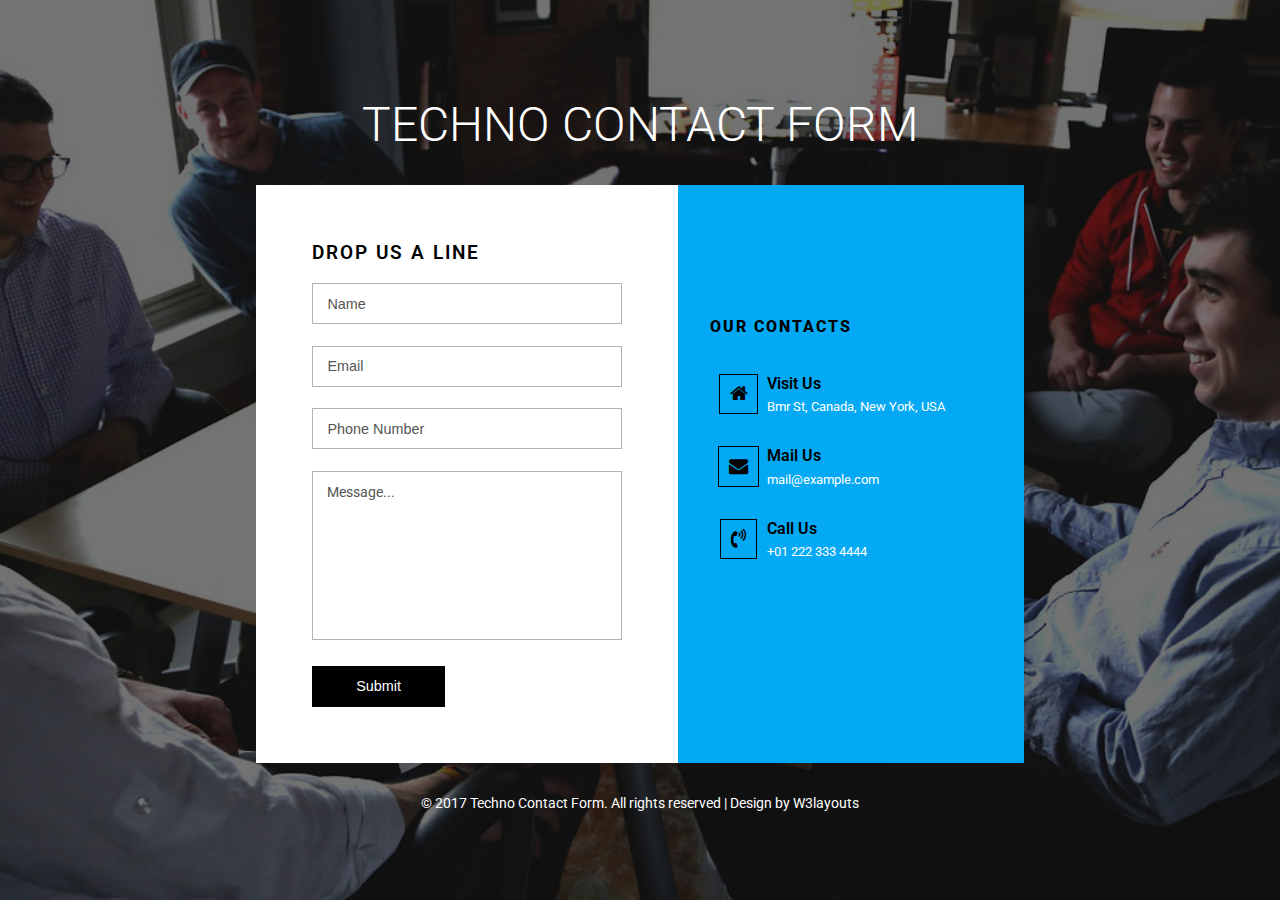
<file: AsansorTakip/AsansorTakip/web3/web/index.html>
<!--Author: W3layouts
Author URL: http://w3layouts.com
License: Creative Commons Attribution 3.0 Unported
License URL: http://creativecommons.org/licenses/by/3.0/
-->
<!DOCTYPE HTML>
<html>
<head>
<title>Techno Contact Form Flat Responsive Widget Template :: w3layouts</title>
<!-- Custom Theme files -->
<link href="css/style.css" rel="stylesheet" type="text/css" media="all"/>
<!-- for-mobile-apps -->
<meta http-equiv="Content-Type" content="text/html; charset=utf-8" />
<meta name="viewport" content="width=device-width, initial-scale=1, maximum-scale=1">
<meta http-equiv="Content-Type" content="text/html; charset=utf-8" /> 
<meta name="keywords" content="Techno Contact Form Responsive, Login form web template, Sign up Web Templates, Flat Web Templates, Login signup Responsive web template, Smartphone Compatible web template, free webdesigns for Nokia, Samsung, LG, SonyEricsson, Motorola web design" />
<!-- //for-mobile-apps -->
<!-- font-awesome icons -->
<link href="css/font-awesome.css" rel="stylesheet"> 
<!-- //font-awesome icons -->
<!--Google Fonts-->
<link href="//fonts.googleapis.com/css?family=Roboto:100,100i,300,300i,400,400i,500,500i,700,700i,900,900i" rel="stylesheet">
</head>
<body>
<div class="wthree-dot">
	<h1>Techno Contact Form</h1>
	<div class="profile">
		<div class="wrap">
			<!-- contact -->
			<div class="contact">
				<div class="contact-row agileits-w3layouts">  
					<div class="contact-w3lsleft">
						<div class="contact-grid agileits">
							<h4>DROP US A LINE </h4>
							<form action="#" method="post"> 
								<input type="text" name="Name" placeholder="Name" required="">
								<input type="email" name="Email" placeholder="Email" required=""> 
								<input type="text" name="Phone Number" placeholder="Phone Number" required="">
								<textarea name="Message" placeholder="Message..." required=""></textarea>
								<input type="submit" value="Submit" >
							</form> 
						</div>
					</div>
					<div class="contact-w3lsright">
						<div class="agileits-contact-right">
							<h2>Our Contacts</h2>
							<div class="address-row">
								<div class="address-left">
									<i class="fa fa-home" aria-hidden="true"></i>
								</div>
								<div class="address-right">
									<h5>Visit Us</h5>
									<p>Bmr St, Canada, New York, USA</p>
								</div>
								<div class="clear"> </div>
							</div>
							<div class="address-row w3-agileits">
								<div class="address-left">
									<i class="fa fa-envelope" aria-hidden="true"></i>
								</div>
								<div class="address-right">
									<h5>Mail Us</h5>
									<p><a href="mailto:info@example.com"> mail@example.com</a></p>
								</div>
								<div class="clear"> </div>
							</div>
							<div class="address-row">
								<div class="address-left">
									<i class="fa fa-volume-control-phone" aria-hidden="true"></i>
								</div>
								<div class="address-right">
									<h5>Call Us</h5>
									<p>+01 222 333 4444</p>
								</div>
								<div class="clear"> </div>
							</div> 
						</div>
					</div>
					<div class="clear"> </div>
				</div>	
			</div>
			<!-- //contact --> 
			<div class="wthree_footer_copy">
				<p>© 2017 Techno Contact Form. All rights reserved | Design by <a href="http://w3layouts.com/">W3layouts</a></p>
			</div>
		</div>
	</div>
</div>
</body>
</html>
</file>
<file: AsansorTakip/AsansorTakip/web/css/style.css>
/*--
Author: W3layouts
Author URL: http://w3layouts.com
License: Creative Commons Attribution 3.0 Unported
License URL: http://creativecommons.org/licenses/by/3.0/
--*/

html,
body {
    padding: 0;
    margin: 0;
    background: #fff;
    letter-spacing: 1px;
font-family: 'Montserrat', sans-serif;
}

body a {
    outline: none;
    transition: 0.5s all;
    -webkit-transition: 0.5s all;
    -moz-transition: 0.5s all;
    -o-transition: 0.5s all;
    -ms-transition: 0.5s all;
    text-decoration: none;
}

body a:hover {
    text-decoration: none;
}

body a:focus,
a:hover {
    text-decoration: none;
}

input[type="button"],
input[type="submit"] {
    transition: 0.5s all;
    -webkit-transition: 0.5s all;
    -moz-transition: 0.5s all;
    -o-transition: 0.5s all;
    -ms-transition: 0.5s all;
    letter-spacing: 1px;
   font-family: 'Montserrat', sans-serif;
}
select,input[type="email"],input[type="text"],input[type=password],
input[type="button"],input[type="submit"],textarea{
   font-family: 'Montserrat', sans-serif;
	transition:0.5s all;
	-webkit-transition:0.5s all;
	-moz-transition:0.5s all;
	-o-transition:0.5s all;
	-ms-transition:0.5s all;
	letter-spacing: 1px;
	
}
h1,
h2,
h3,
h4,
h5,
h6 {
    margin: 0;
    padding: 0;
    font-family: 'Montserrat', sans-serif;
    letter-spacing: 1px;
}

p {
    margin: 0;
    padding: 0;
    letter-spacing: 1px;
    font-family: 'Montserrat', sans-serif;
}
ul {
    margin: 0;
    padding: 0;
	list-style-type: none;
}
/*-- //Reset-Code --*/
.about,.clients,.team,.contact,.service,.footer,.gallery,.pricing{
    padding: 5em 0;
}

.title {
    font-size: 50px;
    text-align: center;
    color: #000;
    margin-bottom: 37px;
    letter-spacing: 3px;
    font-weight: 600;
    text-transform: uppercase;

}
.clr {
    color: #fff;
}
.lft{    text-align: left;}
.rigt{    text-align: right;}
/*-- header --*/ 
/*-- nav --*/
.header-outs {
	position:relative;
}
.header-bar {
    position: absolute;
    width: 100%;
	z-index: 99;
}
h1 a.navbar-brand {
    font-size: 49px;
    color: #fff !important;
    text-transform: uppercase;
    font-weight: 400;
    letter-spacing: 2px;
    margin: 0px;
}
a.navbar-brand span {
    color: #FFEB3B !important;
    text-transform: uppercase;
    font-size: 54px;
    letter-spacing: 11px;
    margin-top: 7px;
    display: block;
    text-align: center;
}
.navbar-light .navbar-nav .nav-link {
    color: #fff;
    font-size: 15px;
    letter-spacing: 2px;
    text-transform: uppercase;
    font-weight: 500;
	padding: 10px 38px;
    transition: 0.5s all;
    -webkit-transition: 0.5s all;
    -moz-transition: 0.5s all;
    -o-transition: 0.5s all;
    -ms-transition: 0.5s all;
}

nav.navbar.navbar-expand-lg.navbar-light{
    padding: 2em 0em;
    background: rgba(14, 14, 14, 0.4);
}
.navbar-light .navbar-nav .nav-link:focus, .navbar-light .navbar-nav .nav-link:hover {
    color:#FFEB3B;
}
.navbar-light .navbar-nav .active>.nav-link,
.navbar-light .navbar-nav .nav-link.active, 
.navbar-light .navbar-nav .nav-link.open, 
.navbar-light .navbar-nav .open>.nav-link {
    color: #FFEB3B ;
}
/*-- //nav --*/

/*-- //header --*/ 
/*-- banner --*/ 
.hedder-up {
    padding: 10px 0px 0px;
    text-align: center;
}
.one-img{  background: url(../images/b1.jpg)no-repeat center;}
.two-img{  background: url(../images/b2.jpg)no-repeat center;}
.three-img{  background: url(../images/b3.jpg)no-repeat center;} 
.slider-img{  background-size: cover;
    min-height: 800px;
	background-attachment:fixed;}  
.rslides {
  position: relative;
  list-style: none;
  overflow: hidden;
  width: 100%;
  padding: 0;
  margin: 0;
  }

.rslides li {
  -webkit-backface-visibility: hidden;
  position: absolute;
  display: none;
  width: 100%;
  left: 0;
  top: 0;
  }

.rslides li:first-child {
  position: relative;
  display: block;
  float: left;
  }

.rslides img {
  display: block;
  height: auto;
  float: left;
  width: 100%;
  border: 0;
  }
/*-- //banner Slider --*/
.rslides {
  margin: 0 auto 40px;
  }

#slider2,
#slider3 {
  box-shadow: none;
  -moz-box-shadow: none;
  -webkit-box-shadow: none;
  margin: 0 auto;
  }

.rslides_tabs {
  list-style: none;
  padding: 0;
  background: rgba(0,0,0,.25);
  box-shadow: 0 0 1px rgba(255,255,255,.3), inset 0 0 5px rgba(0,0,0,1.0);
  -moz-box-shadow: 0 0 1px rgba(255,255,255,.3), inset 0 0 5px rgba(0,0,0,1.0);
  -webkit-box-shadow: 0 0 1px rgba(255,255,255,.3), inset 0 0 5px rgba(0,0,0,1.0);
  font-size: 18px;
  list-style: none;
  margin: 0 auto 50px;
  max-width: 540px;
  padding: 10px 0;
  text-align: center;
  width: 100%;
  }

.rslides_tabs li {
  display: inline;
  float: none;
  margin-right: 1px;
  }

.rslides_tabs a {
  width: auto;
  line-height: 20px;
  padding: 9px 20px;
  height: auto;
  background: transparent;
  display: inline;
  }

.rslides_tabs li:first-child {
  margin-left: 0;
  }

.rslides_tabs .rslides_here a {
  background: rgba(255,255,255,.1);
  color: #fff;
  font-weight: bold;
  }

a {
  color: #fff;
  text-decoration: none;
  }

/* Callback example */
/*.events {
  list-style: none;
  }*/

.callbacks_container {
  position: relative;
  float: left;
  width: 100%;
  }

.callbacks {
  position: relative;
  list-style: none;
  overflow: hidden;
  width: 100%;
  padding: 0;
  margin: 0;
  }

.callbacks li {
  position: absolute;
  width: 100%;
  left: 0;
  top: 0;
  }

.callbacks img {
  display: block;
  position: relative;
  z-index: 1;
  height: auto;
  width: 100%;
  border: 0;
  }

.callbacks .caption {
  display: block;
  position: absolute;
  z-index: 2;
  font-size: 20px;
  text-shadow: none;
  color: #fff;
  background: #000;
  background: rgba(0,0,0, .8);
  left: 0;
  right: 0;
  bottom: 0;
  padding: 10px 20px;
  margin: 0;
  max-width: none;
  }
.slider-info {
    padding: 24em 0 0;
    width: 100%;
}
.slider-info h4 {
    color:#FFEB3B;
    font-size:4em;
    font-weight:600;
}
.slider-info p {
    font-size: 17px;
    letter-spacing: 1px;
    padding: 20px 0px;
    color: #fff;
}
.outs_more-buttn a {
    font-size: 14px;
    color: #fff;
    text-decoration: none;
    text-transform: uppercase;
    display: inline-block;
    letter-spacing: 2px;
    background-color: rgba(255, 255, 255, 0.05);
    outline: none;
    padding: 10px 22px;
    border: 2px double #FFEB3B;
}
.outs_more-buttn a:hover {
    background: rgba(255, 255, 255, 0.17);
    color: #fff;
}
/*.callbacks_nav {
  position: absolute;
  -webkit-tap-highlight-color: rgba(0,0,0,0);
  top: 80%;
  left: 0;
  opacity: 0.7;
  z-index: 3;
  text-indent: -9999px;
  overflow: hidden;
  text-decoration: none;
    height: 53px;
    width: 53px;
  background:rgba(230, 230, 230, 0) url("../images/left-arrow.png") no-repeat left top;
  margin-top: -45px;
  }*/

/*.callbacks_nav:active {
  opacity: 1.0;
  }*/

/*.callbacks_nav.next {
  left: auto;
   background:rgba(230, 230, 230, 0)  url("../images/right-arrow.png") no-repeat 0px 0px;
  background-position: right top;
  right: 0;
  }*/
/*.callbacks_nav ,
.callbacks_nav.next {
background-size:40px;
}*/
#slider3-pager a {
  display: inline-block;
}

#slider3-pager img {
  float: left;
}

#slider3-pager .rslides_here a {
  background: transparent;
  box-shadow: 0 0 0 2px #666;
}

#slider3-pager a {
  padding: 0;
}
/*--pager--*/
.callbacks_tabs {
    list-style: none;
    position: absolute;
    padding: 0;
    top: 68%;
    right: 20%;
    margin: 0;
    z-index: 9;
    display: block;
    text-align: center;
}
.callbacks_tabs li {
    display:inline-block;
       margin: 0px 11px 0px;
}
.callbacks_tabs a {
    visibility: hidden;
}
.callbacks_tabs a:after {
    content: "\f111";
    font-size: 0;
    font-family: FontAwesome;
    visibility: visible;
    display: block;
    width: 21px;
    height: 17px;
    display: inline-block;
    background: #FFEB3B;
    border: none;
    border-radius: 0;
}
.callbacks_here a:after {
	background: #000;
    border: 4px solid #FFEB3B;
}
/*-- //banner --*/
/*--about --*/
.agile-abt-info h2 {
    font-size: 28px;
    color: #186a9a;
    padding-bottom: 28px;
    line-height: 51px;
}
.info-sub-w3 p {
    font-size: 14px;
    color: #7d7979;
    letter-spacing: 2px;
    line-height: 30px;
    padding: 15px 0px 20px;
}
.info-sub-w3 h4 {
    font-size: 17px;
    color: #000;
}
/*-- counter--*/
.rate {
    background: url(../images/r1.jpg)no-repeat center;
}
.stats-grid {
    text-align: center;
    margin: 0 auto;
}
.counter {
    font-size: 41px;
    margin: 8px 0px;
    color: #f76200;
    font-weight: 500; 
    letter-spacing: 1px;
}
.stat-info h4 {
    font-size: 16px;
    color: #000;
    letter-spacing: 1px;
}
.jst-must-info {
    padding: 2em 0em 8em;
}
/*-- //counter --*/

.arrow ul {
    list-style: none;
}
.arrow ul li p {
    display: inline-block;
    font-size: 15px;
    letter-spacing: 2px;
    color: #7d7979;
}
.arrow ul li span {
    display: inline-block;
    padding: 0px 14px 19px 0px;
}
.arrow span.dog-arrow {
    color: #186a9a;
    font-size: 20px;
}
.about_more-buttn a {
    font-size: 14px;
    color: #fff;
    text-decoration: none;
    text-transform: uppercase;
    display: inline-block;
    letter-spacing: 2px;
    background-color:#000;
    outline: none;
    padding: 10px 22px;
    border: 2px double #FFEB3B;
	    margin-top: 1.5em;
}
.about_more-buttn a:hover {
    background:#FFEB3B;
    color: #fff;
}
/*.agile-info-img img {
    width: 100%;
}*/
/*-- //About --*/
/*--order page--*/
.modal-dialog {
    max-width: 588px;
}
.modal-header h4 {
    color: #000;
    text-align: center !important;
    font-size: 35px;
}
.register-form {
    padding: 20px;
}

.register-form input[type="text"],
.register-form input[type="email"], .register-form textarea,
select.category2 {
    font-size: 16px;
    color: #5a5656;
    padding: 12px;
    border: 0;
    width: 100%;
    border-bottom: 1px solid rgba(0, 0, 0, 0.45);
    background: none;
    outline: none;
    margin-bottom: 18px;
}
.styled-input textarea {
    height: 7em;
	resize:none;
}
label.header {
    color: #000;
    font-size: 18px;
    margin: 9px 0px 15px;
    letter-spacing: 1px;
    font-weight: 600;
    padding-left: 10px;
}

.register-form input[type="submit"] {
    outline: none;
    color: #FFF;
    background: #186a9a;
    color: #fff;
    border: none;
    padding: 11px 40px;
    margin: 1em 0 0 0;
    cursor: pointer;
    font-size: 17px;
    letter-spacing: 1px;
    -webkit-transition: 0.5s all;
    -moz-transition: 0.5s all;
    -o-transition: 0.5s all;
    -ms-transition: 0.5s all;
    transition: 0.5s all;
}

.register-form input[type="submit"]:hover {
    background: #000;
    -webkit-transition: 0.5s all;
    -moz-transition: 0.5s all;
    -o-transition: 0.5s all;
    -ms-transition: 0.5s all;
    transition: 0.5s all;
}


/*--placeholder-color--*/

.register-form input::-webkit-input-placeholder {
    color: #5a5656;
}

.register-form input:-moz-placeholder {
    /* Firefox 18- */
    color: #5a5656;
}

.register-form input::-moz-placeholder {
    /* Firefox 19+ */
    color: #5a5656;
}

.register-form input:-ms-input-placeholder {
    color: #5a5656;
}
/* textarea */
.styled-input textarea::-moz-placeholder  {
    color: #5a5656;
}
.styled-input textarea:-moz-placeholder {
    color: #5a5656;
}
.styled-input textarea:-ms-input-placeholder {
    color: #5a5656;
}
.styled-input textarea::-webkit-input-placeholder {
    color: #5a5656;
}


/*--//placeholder-color--*/


/* //order page */
/*-- services --*/
.service{
    background: url(../images/ss1.jpg) no-repeat 0px 0px;
    background-size: cover;
	    background-attachment: fixed;
		padding-top:0em;
}
.video-left-w3l iframe {
    width: 600px;
    height: 334px;
    border: none;
}
.service-video {
    position: relative;
}
.video-left-w3l {
    text-align: center;
    position: absolute;
    top: -119px;
    left: 25%;
	width:50%
}
.service-info {
    padding-top: 14em;
}
/* Slider */
.wthree_head{
	color:#fff;
}
/* Slider */
.slick-slider
{
    position: relative;

    display: block;

    -moz-box-sizing: border-box;
         box-sizing: border-box;

    -webkit-user-select: none;
       -moz-user-select: none;
        -ms-user-select: none;
            user-select: none;

    -webkit-touch-callout: none;
    -khtml-user-select: none;
    -ms-touch-action: pan-y;
        touch-action: pan-y;
    -webkit-tap-highlight-color: transparent;
}

.slick-list
{
    position: relative;

    display: block;
    overflow: hidden;

    margin: 0;
    padding: 0;
}
.slick-list:focus
{
    outline: none;
}
/*.slick-list.dragging
{
    cursor: pointer;
    cursor: hand;
}*/

.slick-slider .slick-track,
.slick-slider .slick-list
{
    -webkit-transform: translate3d(0, 0, 0);
       -moz-transform: translate3d(0, 0, 0);
        -ms-transform: translate3d(0, 0, 0);
         -o-transform: translate3d(0, 0, 0);
            transform: translate3d(0, 0, 0);
}

.slick-track
{
    position: relative;
    top: 0;
    left: 0;

    display: block;
}
.slick-track:before,
.slick-track:after
{
    display: table;

    content: '';
}
.slick-track:after
{
    clear: both;
}
.slick-loading .slick-track
{
    visibility: hidden;
}

.slick-slide
{
    display: none;
    float: left;

    height: 100%;
    min-height: 1px;
}
[dir='rtl'] .slick-slide
{
    float: right;
}
.slick-slide img
{width:100%;
    display: block;
}
.slick-slide.slick-loading img
{
    display: none;
}
/*.slick-slide.dragging img
{
    pointer-events: none;
}*/
.slick-initialized .slick-slide
{
    display: block;
}
.slick-loading .slick-slide
{
    visibility: hidden;
}
.slick-vertical .slick-slide
{
    display: block;

    height: auto;

    border: 1px solid transparent;
}
.slick-arrow.slick-hidden {
    display: none;
}
/* Arrows */
.slick-prev,
.slick-next
{
    line-height: 0;
    position: absolute;
    top: 60%;
    display: block;
    width: 50px;
    height: 40px;
    margin-top: 0;
    padding: 0;
    cursor: pointer;
    color: #fff;
    border: none;
    font-size: 1em;
    outline: none;
    background:#000;
    border: 1px solid;
    z-index: 9;
}
.slick-prev:hover,
.slick-prev:focus,
.slick-next:hover,
.slick-next:focus
{
    outline: none;
}
.slick-prev:hover,.slick-next:hover{
	background:#fddd22;
	border-color:#fddd22;
	color:#212121;
}
.slick-prev:hover:before,
.slick-prev:focus:before,
.slick-next:hover:before,
.slick-next:focus:before
{
    opacity: 1;
}
.slick-prev.slick-disabled:before,
.slick-next.slick-disabled:before
{
    opacity: .25;
}

.slick-prev:before,
.slick-next:before
{
    font-family: 'FontAwesome';
    line-height: 1;

    opacity: .75;

    -webkit-font-smoothing: antialiased;
    -moz-osx-font-smoothing: grayscale;
}
.slick-prev:before
{
    content:"\f177";
}
[dir='rtl'] .slick-prev:before
{
    content: "\f177";
}

.slick-next,[dir='rtl'] .slick-prev
{
    right:-6.5%;
}
[dir='rtl'] .slick-next,.slick-prev
{
    right: auto;
    left:-6.5%;
}
.slick-next:before
{
    content: "\f178";
}
[dir='rtl'] .slick-next:before
{
    content: "\f178";
}

/* Dots */

.slick-dots
{
    position: absolute;
    bottom: -45px;

    display: block;

    width: 100%;
    padding: 0;

    list-style: none;

    text-align: center;
}
.slick-dots li
{
    position: relative;

    display: inline-block;

    width: 20px;
    height: 20px;
    margin: 0 5px;
    padding: 0;

    cursor: pointer;
}
.slick-dots li button
{
    font-size: 0;
    line-height: 0;

    display: block;

    width: 20px;
    height: 20px;
    padding: 5px;

    cursor: pointer;

    color: #212121;
    border: 0;
    outline: none;
    background:transparent;
}
.slick-dots li button:hover,
.slick-dots li button:focus
{
    outline: none;
}
.slick-dots li button:hover:before,
.slick-dots li button:focus:before
{
    opacity: 1;
}
.slick-dots li button:before
{
    font-family: 'FontAwesome';
    font-size: 13px;
    line-height: 20px;
    position: absolute;
    top: 0;
    left: 0;
    width: 20px;
    height: 20px;
    content: "\f111";
    text-align: center;
    opacity: .25;
    color:#d7d7d7;
    -webkit-font-smoothing: antialiased;
    -moz-osx-font-smoothing: grayscale;
}
.slick-dots li.slick-active button:before
{
    opacity: .75;
    color: #58d3f3;
}
.service-info h5 {
    font-size: 28px;
    text-transform: uppercase;
    text-align: center;
    padding: 2em 2em;
    line-height: 46px;
	color: #fff;
}
.w3l_service_grid{
	padding: 3em 2.5em 2em;
    background: #000;
    text-align: center;
    position: relative;
}
.w3l_serv-slider_grid:focus,.agileits_ser-img_grid:focus{
	outline:none;
}
.w3l_service_grid h4 {
    font-size: 20px;
    font-weight: 600;
    color: #ffeb3b;
    margin: 1em 0 0.5em;
}
.w3l_service_grid p {
    font-size: 14px;
    color: #adadad;
    line-height: 28px;
}
.agileinfo_testimonial_grids{
	width:100%;
	margin-left:auto;
	margin-right:auto;
}
/*-- //testimonials --*/
/*-- //services --*/
/*-- gallery --*/
.portfolio {
    background: #47cf73;
}
.filtr-item {
    padding-top: 30px;
}
.hover {
  width: 100%;
  height: 100%;
  float: left;
  overflow: hidden;
  position: relative;
  text-align: center;
  cursor: default;
}
.hover .overlay {
  width: 100%;
  height: 100%;
  position: absolute;
  overflow: hidden;
  top: 0;
  left: 0;
}
.hover img {
    display: block;
    position: relative;
    width: 100%;
}
.hover h4 {
    text-transform: uppercase;
    color: #fff;
    text-align: center;
    position: relative;
    font-size: 1.5em;
    padding: 10px;
    letter-spacing: 1px;
}

.hover .button.info {
    display: inline-block;
    text-decoration: none;
    padding: 7px 14px;
    color: #fff;
    border: none;
    background-color: transparent;
    font-size: 1.1em;
	outline:none;
	font-weight: 300;
}
.hover .button.info:hover {
	-webkit-box-shadow: 0 0 5px #fff;
	-moz-box-shadow: 0 0 5px #fff;
	box-shadow: 0 0 5px #fff;
}
.ehover14 img{
	-webkit-transition: all 0.35s;
	-moz-transition: all 0.35s;
	transition: all 0.35s;
}
.ehover14:hover img{
	-ms-filter: brightness(1.4);
	filter: brightness(1.4);
	-webkit-filter: brightness(1.4);
}
.ehover14 .overlay {
    -moz-opacity: 0;
    opacity: 0;
    width: 80%;
    height: inherit;
    left: 10%;
    top: 8%;
    -webkit-transition: opacity 0.35s, transform 0.35s;
    -moz-transition: opacity 0.35s, transform 0.35s;
    transition: opacity 0.35s, transform 0.35s;
    padding: 2.5em 0;
    -webkit-transform: scale(0);
    -moz-transform: scale(0);
    transform: scale(0);
    -o-transform: scale(0);
    -ms-transform: scale(0);
}
.ehover14:hover .overlay {
    background-color: rgba(24, 106, 154, 0.68);
}
.ehover14 .button  {
	color:	#FFF;
	padding: 1em 0;
	opacity: 0;
	-webkit-transition: opacity 0.35s, -webkit-transform 0.35s;
	-moz-transition: opacity 0.35s, transform 0.35s;
	transition: opacity 0.35s, transform 0.35s;
	-webkit-transform: translate3d(-150%,-400%,0);
	-moz-transform: translate3d(-150%,-400%,0);
	-o-transform: translate3d(-150%,-400%,0);
	-ms-transform: translate3d(-150%,-400%,0);
	transform: translate3d(-150%,-400%,0);
}

.ehover14 h4 {
	background-color: transparent;
	color:#ffeb3b;
	padding: 1em 0;
	-moz-opacity: 0;
	opacity: 0;
	-webkit-transition: opacity 0.5s, -webkit-transform 0.5s;
	-moz-transition: opacity 0.5s, transform 0.5s;
	transition: opacity 0.5s, transform 0.5s;
	-webkit-transform: translate3d(-150%,-400%,0);
	-moz-transform: translate3d(-150%,-400%,0);
	-o-transform: translate3d(-150%,-400%,0);
	transform: translate3d(-150%,-400%,0);
	-ms-transform: translate3d(-150%,-400%,0);
}
.ehover14:hover .button, .ehover14:hover h4{
	-moz-opacity: 1;
	opacity: 1;
	-webkit-transform: translate3d(0,0,0);
	-moz-transform: translate3d(0,0,0);
	-o-transform: translate3d(0,0,0);
	-ms-transform: translate3d(0,0,0);
	transform: translate3d(0,0,0);
}
.ehover14:hover .overlay{
	-moz-opacity: 1;
	opacity: 1;
	-webkit-transform:scale(1);
	-moz-transform:scale(1);
	transform:scale(1);
	-o-transform:scale(1);
	-ms-transform:scale(1);
}
.grid1{padding-top:33px;}
/*-- //gallery --*/
/*--clients--*/
   .clients-says-agile {
    margin: 0px;
}
.wthree-clients-left{ background: url(../images/c11.jpg)no-repeat 0px 0px;
    background-size: cover;
	min-height:400px;
   }
.w3l-clients-right {
    background: #186a9a;
    padding: 4em 1em;
}
.flex-active-slide p {
    line-height: 30px;
    text-align: center;
    color: #fff;
    width: 88%;
    margin: 19px auto;
    letter-spacing: 2px;
    font-size: 15px;
}
.client h5 {
    font-size: 19px;
    color:#FFEB3B;
    text-align: center;
}
/*-- //clients--*/
/*-- pricing --*/
.pricing-grid {
    background: #fff;
    padding: 2em 1.5em; 
    box-shadow: 0 0 8px 0 rgba(161, 161, 161, 0.5);
	    text-align: center;
}
.pricing-grid h3 {
    font-size: 20px;
    font-weight: 600;
    color: #186a9a;
    text-transform: capitalize;
    text-align: center;
}
.w3ls-bottom ul li {
    font-size: 15px;
    color: #292828;
    padding-top: 2em;
    display: block;
}
.pricing-grid h4 {
    font-size: 20px;
    font-weight: 500;
    color: #186a9a;
    position: relative;
    margin-top: 1em;
    text-align: center;
}
.more a {
    display: inline-block;
    font-size: 1em;
    color: #fff;
    background: #186a9a;
    padding: .5em 3em;
    margin-top: 1.2em;
    border-radius: 4px;
    -webkit-transition: .5s all;
    -moz-transition: .5s all;
    transition: .5s all;
}
.more a:hover {
    opacity: .7;
}
/*--//pricing --*/
/*--team --*/
.bodr-img {
    padding: 6em 3em 0em;
}
.agileinfo-sub-para{padding-top:14px;}
.bodr-img h4 {
    font-size: 27px;
    color: #ffeb3b;
    padding-bottom: 47px;
}
.bodr-img p {
    font-size: 16px;
    line-height: 28px;
    color: #d0d0d0;
}
h6.description{
	font-weight: bold;
	letter-spacing: 2px;
	color: #999;
	border-bottom: 1px solid rgba(0, 0, 0,0.1);
	padding-bottom: 5px;
}
.profile ul li h4 {
    font-weight: 600;
    font-size: 20px;
    color: #fff;
}
.profile ul li h6 {
    font-size: 19px;
    margin-top: 14px;
    color: #ffeb3b;
    text-transform: uppercase;
}
.profile .img-box{
	opacity: 1;
	display: block;
	position: relative;
}
.profile .img-box:after{
	content:"";
	opacity: 0;
	background-color: rgba(24, 106, 154, 0.68);
	position: absolute;
	right: 0;
	left: 0;
	top: 0;
	bottom: 0;
}
.img-box ul {
    position: absolute;
    z-index: 2;
    top: 225px;
    text-align: center;
    width: 100%;
    padding-left: 0px;
    height: 0px;
    margin: 0px;
    opacity: 0;
}
.profile .img-box:after, .img-box ul, .img-box ul li{
	-webkit-transition: all 0.5s ease-in-out 0s;
    -moz-transition: all 0.5s ease-in-out 0s;
    transition: all 0.5s ease-in-out 0s;
}
.img-box ul li {
    display: block;
}
.img-box:hover:after{
	opacity: 1;
}
.img-box:hover ul {
    opacity: 1;
    margin-bottom: 15px;
}
.img-box ul a{
	-webkit-transition: all 0.3s ease-in-out 0s;
	-moz-transition: all 0.3s ease-in-out 0s;
	transition: all 0.3s ease-in-out 0s;
}
.img-box a:hover li {
    border-color: #fff;
    color: #ff5722;
}
.img-box img {
    width: 100%;
}
.profile {
	    background: #186a9a;
    padding: 0px;
}
/*--//team --*/
.contact {
    background: url(../images/cc1.jpg) no-repeat 0px 0px;
    background-size: cover;
	    background-attachment: fixed;
}
.form-right input[type="text"], .form-right input[type="email"], .contact-bothside-agileinfo textarea {
    width: 100%;
    color: #000;
    background: #ffffff;
    outline: none;
    font-size: 15px;
    padding: .8em 1em;
    margin-bottom: 2em;
    border: solid 2px #ffffff;
    -webkit-appearance: none;
    display: inline-block;
    border-radius: 4px;
}
.form-left {padding-left:0px;}
::-webkit-input-placeholder { /* Chrome/Opera/Safari */
     color: #000;
}
::-moz-placeholder { /* Firefox 19+ */
    color: #000;
}
:-ms-input-placeholder { /* IE 10+ */
     color: #000;
}
:-moz-placeholder { /* Firefox 18- */
    color: #000;
}
.contact-bothside-agileinfo textarea {
    resize: none;
    outline: none;
    min-height: 10em;

}
.contact input[type="submit"] {
    outline: none;
    color: #fff;
    padding: 0.7em 5em;
    font-size: 14px;
    margin: 1em 0 0 0;
    border: 1px solid #186a9a;
    -webkit-appearance: none;
    background: #186a9a;
    transition: 0.5s all;
    -webkit-transition: 0.5s all;
    transition: 0.5s all;
    -moz-transition: 0.5s all;
}
.contact input[type="submit"]:hover {
    background: #ffeb3b;
    color: #000;
    border: 1px solid #000;
}
.form-right{padding-right:0px;}

/*--//contact--*/
/*--footer--*/
.wthree-left-right h4 {
    font-size: 28px;
    color: #ffeb3b;
    font-weight: 600;
    padding-bottom: 26px;
    letter-spacing: 2px;
}
.footer{
    background: #186a9a;
}
.gallery,.pricing{  background:#f76200;}
.wthree-left-right h4 {
    font-size: 28px;
    color: #ffeb3b;
    font-weight: 600;
    padding-bottom: 40px;
    letter-spacing: 2px;
}
.abt-footer p {
    font-size: 14px;
    color: #d0d0d0;
    line-height: 27px;
}
span.time {
    color: #000;
}
.wls-hours-list ul li {
    font-size: 13px;
    color: #fff;
    border-bottom: 1px dotted;
    padding: 0px 0px 7px;
	    margin-bottom: 10px;
}
.addres-up ul li span {
    font-size: 21px;
    color: #f76200;
}
.addres-up ul li p {
    font-size: 13px;
    color: #fff;
    display: inline-block;
    padding-left: 15px;
}
.wthree-left-right h5 a:hover,.addres-up ul li p a:hover{color:#000;}
.addres-up ul li {
    padding-bottom: 14px;
}
.contact-map iframe {
    width: 100%;
    height: 254px;
    border: none;
}
.icons {
	    padding-top: 22px;
}
.icons ul li {
    display: inline-block;
}
.icons ul li a{
     color: #fff;
 
}
.icons ul li a span {
	   font-size: 15px;
    border: 1px solid;
    letter-spacing: 0px;
    width: 37px;
    height: 37px;
    line-height: 35px;
    text-align: center;
    margin: 0px 5px;
	    transition: 0.5s all;
    -webkit-transition: 0.5s all;
    transition: 0.5s all;
    -moz-transition: 0.5s all;
}
.icons ul li a span:hover {
    color: #000;
}
.wthree-left-right h5 a {
    outline: none;
    color: #ffeb3b;
    font-size: 17px;
    letter-spacing: 1px;
    padding-top: 10px;
    display: block;
    text-transform: uppercase;
}
footer p {
    padding: 0.8em 0;
    text-align: center;
    font-size: 15px;
    color: #fff;
    letter-spacing: 2.5px;
    background: #2f2f2f;
}
footer p a {
    color: #fff;
    text-decoration: underline;
}
footer p a:hover {
    color: #06e4c2;
}
/*--//footer--*/
/*-- bottom-to-top --*/
#toTop {
    display: none;
    text-decoration: none;
    position: fixed;
    bottom: 26px;
    right: 2%;
    overflow: hidden;
    z-index: 999;
    width: 40px;
    height: 40px;
    border: none;
    text-indent: 100%;
    background: url("../images/arr.png") no-repeat 0px 0px;
    background-size: 40px;
}
#toTopHover {
    width: 40px;
    height: 40px;
    display: block;
    overflow: hidden;
    float: right;
    opacity: 0;
    -moz-opacity: 0;
    filter: alpha(opacity=0);
}
/*-- //bottom-to-top --*/
/*--responsive--*/
@media(max-width:1920px){
	
}
@media(max-width:1680px){
	
}
@media(max-width:1600px){
	
}
@media(max-width:1440px){
.slider-img {
    min-height: 670px;
}	
.slider-info h4 {
    font-size: 3.5em;
}
.slider-info {
    padding: 21em 0 0;
}
h1 a.navbar-brand {
    font-size: 43px;
}
.outs_more-buttn a {
    padding: 9px 17px;
}
a.navbar-brand span {
    font-size: 50px;
}
.slider-info p {
    padding: 14px 0px 15px;
}
nav.navbar.navbar-expand-lg.navbar-light{
    padding: 1.5em 0em;
}
.about, .clients, .team, .contact, .service, .footer, .gallery, .pricing {
    padding: 4em 0;
}
.agile-abt-info h2 {
    font-size: 26px;
	padding-bottom: 21px;
}
.jst-must-info {
    padding: 1.5em 0em 8em;
}
.counter {
    font-size: 38px;
}
.service-info h5 {
    font-size: 26px;
    padding: 1.5em 2em;
}
.w3l_service_grid {
    padding: 2em 2.5em 2em;
}
.title {
    font-size: 46px;
}
.bodr-img {
    padding: 4em 3em 0em;
}
.bodr-img h4 {
    padding-bottom: 42px;
}
.wthree-left-right h4 {
	font-size: 26px;
    padding-bottom: 35px;
}
}
@media(max-width:1366px){
	.callbacks_tabs a:after {
    width: 17px;
    height: 15px;
	}
	.jst-must-info {
    padding: 1.5em 0em 6em;
}
.service-info {
    padding-top: 9em;
}
.w3l_service_grid {
    padding: 2em 2em 2em;
}
.hover h4 {
    font-size: 1.2em;
}
.ehover14 .overlay {
    top: 12%;
}
.flex-active-slide p {
    margin: 16px auto;
}
.w3ls-bottom ul li {
    padding-top: 1.7em;
}
.bodr-img {
    padding: 4em 2em 0em;
}
.bodr-img h4 {
    padding-bottom: 24px;
}
.img-box ul {
    top: 187px;
}
.contact input[type="submit"] {
    padding: 0.7em 4em;
}
}
@media(max-width:1280px){
	.slider-info {
    padding: 19em 0 0;
}
.info-sub-w3 p {
    letter-spacing: 1px;
    padding: 15px 0px 16px;
}
.about_more-buttn a {
    margin-top: 1em;
}
.video-left-w3l {
    left: 24%;
}

.arrow ul li p {
    font-size: 14px;
    letter-spacing: 1px;
}
.counter {
    font-size: 34px;
}
.service-info h5 {
    font-size: 24px;
    line-height: 43px
}
.agileinfo_testimonial_grids {
    width: 94%;
}
.wthree-clients-left {
    min-height: 389px;
}
.w3ls-bottom ul li {
    font-size: 14px;
}
.pricing-grid h3 {
    font-size: 19px;
}
.bodr-img p {
font-size: 15px;}
.bodr-img {
    padding: 3em 2em 0em;
}
.profile ul li h4 {
    font-size: 18px;
}
.profile ul li h6 {
    font-size: 17px;
}
.form-right input[type="text"], .form-right input[type="email"],
 .contact-bothside-agileinfo textarea {
    font-size: 14px;
}
.wthree-left-right h4 {
    font-size: 24px;
    padding-bottom: 32px;
}
.wthree-left-right h5 a {
    font-size: 16px;
}
}
@media(max-width:1080px){
	.slider-img {
    min-height: 615px;
}
.slider-info h4 {
    font-size: 3em;
}
.slider-info p {
    font-size: 16px;
}
h1 a.navbar-brand {
    font-size: 40px;
}
.about, .clients, .team, .contact, .service, .footer, .gallery, .pricing {
    padding: 3.8em 0;
}
.agile-abt-info h2 {
    font-size: 25px;
    line-height: 44px;
}
.about_more-buttn a {
    padding: 9px 18px;
}
.service-info h5 {
    font-size: 22px;
    padding: 1.5em 1em;
}
.video-left-w3l {
    left: 21%;
}
.service-info h5 {
    padding: 1.8em 1em;
}
.register-form input[type="text"], .register-form input[type="email"], .register-form textarea, select.category2 {
    font-size: 15px;
    padding: 11px 8px;
}
.modal-header h4 {
    color: #000;
    text-align: center !important;
    font-size: 33px;
}
.w3l_service_grid {
    padding: 1.7em 1.5em 1.7em;
}
.ehover14:hover .overlay {
    -moz-opacity: 1;
    opacity: 1;
    -webkit-transform: scale(1);
    -moz-transform: scale(1);
    transform: scale(1);
    -o-transform: scale(1);
    -ms-transform: scale(1);
}
.ehover14:hover .overlay {
    background-color: rgba(24, 106, 154, 0.68);
}
.ehover14 .overlay {
    padding: 1.5em 0;
}
.flexslider .slides img {
    width: 19%;
}
.flex-active-slide p {
    width: 100%;
}
.title {
    font-size: 43px;
}
.pricing-grid {
    padding: 1.5em 1.5em;
}
.bodr-img h4 {
    font-size: 24px;
}
.bodr-img p {
    font-size: 14px;
}
.bodr-img {
    padding: 1.2em 1em 0em;
}
.form-right input[type="text"], 
.form-right input[type="email"],
 .contact-bothside-agileinfo textarea {
    padding: .7em .9em;
}
.contact-bothside-agileinfo textarea {
    min-height: 9em;
}
.wthree-left-right h4 {
    font-size: 23px;
    padding-bottom: 27px;
}
.addres-up ul li span {
    font-size: 19px;
}
}
@media(max-width:1050px){
.arrow span.dog-arrow {
    font-size: 17px;
}	
.arrow ul li span {
    padding: 0px 10px 13px 0px;
}
.counter {
    font-size: 32px;
}
.stat-info h4 {
    font-size: 15px;
}
.w3l_service_grid h4 {
    margin: .7em 0 0.5em;
}
.hover .button.info {
    font-size: 1em;
}
.w3l-clients-right {
    padding: 3em 1em;
}
.pricing-grid h4 {
    font-size: 19px;
    margin-top: .8em;
}
.w3ls-bottom ul li {
    padding-top: 1.5em;
}
.more a {
    padding: .5em 2em;
}
.abt-footer p {
    font-size: 13px;
}
footer p {
    font-size: 14px;
}
.img-box ul {
    top: 135px;
}
.bodr-img h4 {
    padding-bottom: 15px;
}
}
@media(max-width:1024px){
	.navbar-light .navbar-nav .nav-link {
    letter-spacing: 1px;
    padding: 16px 33px;
	}
	a.navbar-brand span {
    font-size: 45px;
}
.outs_more-buttn a {
    font-size: 13px;
}
nav.navbar.navbar-expand-lg.navbar-light{
    padding: 1.2em 0em;
}
.agile-abt-info h2 {
    font-size: 23px;
    line-height: 38px;
	padding-bottom: 16px;
}
.info-sub-w3 p {
    padding: 12px 0px 15px;
}
.about_more-buttn a {
    font-size: 13px;
	letter-spacing:1px;
}
.slick-prev, .slick-next {
    width: 41px;
    height: 37px;}
	.agileinfo_testimonial_grids {
    width: 90%;
}
.flexslider {
    margin: 0 0 14px;
}
.wthree-clients-left {
    min-height: 373px;
}
.bodr-img h4 {
    padding-bottom: 14px;
}
.agileinfo-sub-para {
    padding-top: 9px;
}
.bodr-img p {
    line-height: 23px;
}
.contact input[type="submit"] {
    padding: 0.5em 3em;
}
.form-right input[type="text"], 
.form-right input[type="email"], 
.contact-bothside-agileinfo textarea {
    margin-bottom: 1.5em;
}
.icons {
    padding-top: 18px;
}
}
@media(max-width:991px){
div#navbarSupportedContent {
    position: absolute;
    background: #000;
    width: 100%;
    text-align: center;
    top: 0px;
    left: 0px;
}
.navbar-light .navbar-toggler {
    border-color: #000;
    background: rgb(247, 98, 0);
    padding: 2px 6px;
    margin-top:21px;
    outline: none;
    margin-left:7px;
    z-index: 9999;
	    position: absolute;
    top: 0px;
    cursor: pointer;
    border-radius: 6px;
    transition: 0.5s all;
    -webkit-transition: 0.5s all;
    -moz-transition: 0.5s all;
    -o-transition: 0.5s all;
    -ms-transition: 0.5s all;
}
nav.navbar.navbar-expand-lg.navbar-light {
    padding: 0em .5em;
	 background: rgba(14, 14, 14, 0);
}

	.flexslider .slides img {
    width: 13%;
}
.agile_gallery_grid:nth-child(3),.grid1 {
   padding-top: 27px;
}
.agileinfo_testimonial_grids {
    width: 100%;
}
.slider-img {
    min-height: 592px;
}
.slider-info {
    padding: 15em 0 0;
}
.slider-info h4 {
    font-size: 2.8em;
}
.agile-abt-info {
    margin-top: 30px;
}
.register-form {
    padding: 12px;
}
.register-form input[type="text"], .register-form input[type="email"], .register-form textarea, select.category2 {
    font-size: 14px;
	    margin-bottom: 13px;
}
.video-left-w3l {
    left: 19%;
}
.service-info h5 {
    font-size: 18px;
	line-height: 38px;
}
.w3l_service_grid h4 {
    font-size: 18px;
}
.ehover14 .overlay {
    top: 17%;
}
.modal-header h4 {
    font-size: 30px;
}
.w3ls-bottom ul li {
    padding-top: 1.2em;
}
.bodr-img {
    padding: 10em 5em 0em;
}
.agileinfo-sub-para {
    padding-top: 19px;
}
.img-box ul {
    top: 312px;
}
.wthree-left-right:nth-child(3),.wthree-left-right:nth-child(4) {
    margin-top: 25px;
}
}
@media(max-width:900px){
	.counter {
    font-size: 29px;
}
.flex-control-nav {
    bottom: -46px;
}
.about, .clients, .team, .contact, .service, .footer, .gallery, .pricing {
    padding: 3.5em 0;
}
.video-left-w3l {
    left: 15%;
}
.title {
    font-size: 41px;
    letter-spacing: 3px;
}
.img-box ul {
    top: 235px;
}
.wthree-left-right h4 {
    padding-bottom: 22px;
}
}
@media(max-width:800px){
.slider-img {
    min-height: 564px;
}	
.slider-info p {
    font-size: 15px;
}
.callbacks_tabs a:after {
    width: 14px;
    height: 14px;
}
.video-left-w3l {
    left: 11%;
}
.slider-info {
    padding: 14em 0 0;
}
.w3l_service_grid {
    padding: 1.5em 1.2em 1.5em;
}
.w3l-clients-right {
    padding: 2em 1em 3em;
}
.flex-active-slide p {
    margin: 10px auto;
}
.bodr-img {
    padding: 7em 5em 0em;
}
.agileinfo_testimonial_grids {
    width: 90%;
}
.addres-up ul li {
    padding-bottom: 12px;
}
}
@media(max-width:768px){
	.slider-info h4 {
    font-size: 2.6em;
}
.register-form input[type="submit"] {
    margin: .8em 0 0 0;
	padding: 9px 35px;
}
.title {
    font-size: 39px;
}
.video-left-w3l {
    left: 10%;
}
.bodr-img {
    padding: 5em 5em 0em;
}
}
@media(max-width:767px){
.slider-info h4 {
    font-size: 2.4em;
}
.slider-img {
    min-height: 521px;
}
.slider-info {
    padding: 13em 0 0;
}
.stats-grid-3,.stats-grid-4 {
    margin-top: 21px;
}	
.service-info h5 {
    line-height: 32px;
}
.agileinfo_testimonial_grids {
    width: 100%;
}
.ehover14 .overlay {
    top: 5%;
}
.ehover14 .overlay {
    width: 89%;
    left: 6%;
}
.bodr-img {
    padding: 6em 4em 0em;
}

.contact-map iframe {
    height: 229px;
}
}
@media(max-width:736px){

h1 a.navbar-brand {
    font-size: 38px;
}
a.navbar-brand span {
    font-size: 41px;
}
.agile-abt-info h2 {
    font-size: 22px;
}
.video-left-w3l {
    left: 8%;
}
.about, .clients, .team, .contact, .service, .footer, .gallery, .pricing {
    padding: 3.2em 0;
}
.register-form input[type="text"], .register-form input[type="email"], .register-form textarea, select.category2 {
    margin-bottom: 9px;
}	
.img-box ul {
    top: 210px;
}
}
@media(max-width:667px){
.navbar-light .navbar-nav .nav-link {
    font-size: 14px;
		padding: 14px 6px;
}
.w3l_service_grid h4 {
    font-size: 16px;
}
.more a {
    font-size: .9em;
}
.video-left-w3l {
    left: 4%;
}
.bodr-img {
    padding: 5em 3em 0em;
}
.img-box ul {
    top: 189px;
}
}
@media(max-width:640px){
	.slider-img {
    min-height: 486px;
}
.callbacks_tabs {
    right: 16%
}
.slider-info {
    padding: 12em 0 0;
}
.jst-must-info {
    padding: 1.5em 0em 7em;
}
.video-left-w3l {
    left: 2%;
}
.bodr-img {
    padding: 4em 2em 0em;
}
}
@media(max-width:600px){
.agileinfo_testimonial_grids {
    width: 90%;
}
.video-left-w3l {
    left: 0%;
}
.video-left-w3l iframe {
    width: 533px;
}
}
@media(max-width:568px){
	.slider-info h4 {
    font-size: 2.2em;
}
.outs_more-buttn a {
    padding: 8px 12px;
}
.slider-info p {
    padding: 11px 0px 15px;
}
.stats-grid-3, .stats-grid-4, .stats-grid-2 {
    margin-top: 14px;
}
.video-left-w3l iframe {
    width: 549px;
}
.slick-next, [dir='rtl'] .slick-prev {
    right: -4.5%;
}
[dir='rtl'] .slick-next, .slick-prev {
    left: -4.5%;
}
.agile_gallery_grid:nth-child(2){
    padding-top: 27px;
	
}
.ehover14 .overlay {
    padding: 6em 0;
	   top: 9%;
}
.title {
    font-size: 36px;
	    margin-bottom: 31px;
}
.bodr-img {
    padding: 3em 1em;
}
.img-box ul {
    top: 339px;
}
.form-right {
    padding-left: 0px;
}
.wthree-left-right:nth-child(3), .wthree-left-right:nth-child(4),.wthree-left-right:nth-child(2) {
    margin-top: 21px;
}
.icons {
    padding-top: 7px;
}
.icons ul li a span {
    width: 33px;
    height: 33px;
    line-height: 31px;
}
.wthree-left-right h4 {
    padding-bottom: 15px;
}
footer p {
    letter-spacing: 1px;
}
	.jst-must-info {
    padding: 1.5em 0em 5em;
}
}
@media(max-width:480px){
.slider-info h4 {
    font-size: 2em;
}
.slider-img {
    min-height: 441px;
}
h1 a.navbar-brand {
    font-size: 34px;
}
.slider-info {
    padding: 11em 0 0;
}
.agile-abt-info {
    margin-top: 22px;
}
.agile-abt-info h2 {
    font-size: 20px;
}
.counter {
    font-size: 25px;
}
.video-left-w3l iframe {
 width: 462px;;
}
.service-info {
    padding-top: 8em;
}
.ehover14 .overlay {
    padding: 5em 0;
    top: 6%;
}
.modal-header h4 {
    font-size: 28px;
}
.img-box ul {
    top: 269px;
}	
.about, .clients, .team, .contact, .service, .footer, .gallery, .pricing {
    padding: 3em 0;
}
}
@media(max-width:440px){
.slider-info h4 {
    font-size: 1.8em;
}
.slider-info p {
    font-size: 14px;
}
.video-left-w3l iframe {
    width: 422px;
}
.service-info h5 {
    font-size: 16px;
	line-height: 29px;
}	
.service-info {
    padding-top: 7em;
}
.ehover14 .overlay {
    padding: 4em 0;
    top: 8%;
}
.wthree-clients-left {
    min-height: 287px;
}
.agile-info-img img {
    width: 100%;
}
}
@media(max-width:414px){
	.callbacks_tabs li {
    margin: 0px 7px 0px;
}
.slider-info p {
    font-size: 13px;
}
h1 a.navbar-brand {
    font-size: 32px;
}
.video-left-w3l iframe {
    width: 394px;
}
.service-info h5 {
    padding: 1.8em .5em;
}
.ehover14 .overlay {
    padding: 3em 0;
    top: 11%;
}
.bodr-img {
    padding: 2em 1em;
}
.img-box ul {
    top: 211px;
}
}
@media(max-width:384px){
	.slider-info h4 {
    font-size: 1.6em;
}
.slider-img {
    min-height: 427px;
}
.video-left-w3l iframe {
    width: 365px;
}
.jst-must-info {
    padding: 1.5em 0em 4em;
}
.service-info h5 {
    padding: 1.5em .5em;
}
.ehover14 .overlay {
    padding: 2em 0;
    top: 15%;
}
.wthree-clients-left {
    min-height: 230px;
}
.title {
    font-size: 33px;
	letter-spacing:1px;
}
.bodr-img {
    padding: 1em 1em;
}
.bodr-img h4 {
    font-size: 21px;
}
.agileinfo-sub-para {
    padding-top: 13px;
}
}
@media(max-width:375px){
a.navbar-brand span {
    font-size: 30px;
}
.slider-info {
    padding: 10em 0 0;
}
.agile-abt-info h2 {
    line-height: 33px;
}	
.video-left-w3l iframe {
    width: 358px;
}
.service-info h5 {
    font-size: 14px;
}
}
@media(max-width:320px){
.slider-info h4 {
    font-size: 1.3em;
}
.slider-img {
    min-height: 391px;
}
.slider-info {
    padding: 9em 0 0;
}
.callbacks_tabs li {
    margin: 0px 2px 0px;
}
.video-left-w3l iframe {
    width: 302px;
}
.jst-must-info {
    padding: 1.5em 0em 3em;
}
.service-info {
    padding-top: 5em;
}
.ehover14 .overlay {
    top: 6%;
}
.wthree-clients-left {
    min-height: 185px;
}
.title {
    font-size: 29px;
}
.agile-abt-info h2 {
    font-size: 19px;
}
.stats-grid-3, .stats-grid-4, .stats-grid-2 {
    margin-top: 7px;
}
.img-box ul {
    top: 164px;
}
.wthree-left-right h4 {
    font-size: 21px;
}

}
/*--//responsive--*/
</file>
<file: AsansorTakip/AsansorTakip/web2/css/style.css>
/*
Author: W3layout
Author URL: http://w3layouts.com
License: Creative Commons Attribution 3.0 Unported
License URL: http://creativecommons.org/licenses/by/3.0/
*/
h4, h5, h6,
h1, h2, h3 {margin: 0;}
ul, ol {margin: 0;}
p {margin: 0;}

html, body{
  	font-family: 'Roboto Condensed', sans-serif;
    font-size: 100%;
  	overflow-x: hidden;
	background: #fff;
}
body a{
	transition: 0.5s all ease;
	-webkit-transition: 0.5s all ease;
	-moz-transition: 0.5s all ease;
	-o-transition: 0.5s all ease;
	-ms-transition: 0.5s all ease;
	text-decoration:none;
}
h1,h2,h3,h4,h5,h6{
	margin:0;			   
}
p{
	margin:0;
}
ul,label{
	margin:0;
	padding:0;
}
body a:hover{
	text-decoration:none;
}
.main-content {
    position: relative;
}
/*-------HEADER SECTION------*/
/* ----STICKY HEADER----*/
.sticky-header{
    position: fixed;
    top: 0;
    left:0px;
    width: 100%;
    z-index: 100;
}
.header-section {
    background:#FFF;
    box-shadow:  1px 1px 4px rgba(0, 0, 0, 0.21);
    -webkit-box-shadow:  1px 1px 4px rgba(0, 0, 0, 0.21);
    -moz-box-shadow:  1px 1px 4px rgba(0, 0, 0, 0.21);
    -o-box-shadow:  1px 1px 4px rgba(0, 0, 0, 0.21);
}
.header-section::after {
    clear: both;
    display: block;
    content: '';
}
.header-left {
    float: left;
    width: 45%;
}
.header-right {
    float: right;
}
/* ----menu-icon----*/
button#showLeftPush {
    font-size: 1.5em;
    width: 80px;
    padding: 0.87em 0;
    text-align: center;
    cursor: pointer;
    float: left;
    color: #6F6F6F;
    -moz-transition: all 0.2s ease-out 0s;
    -webkit-transition: all 0.2s ease-out 0s;
    transition: all 0.2s ease-out 0s;
	border: none;
    background-color: #fff;
	outline:none;
}
button#showLeftPush:hover {
    color: #6164C1;
}
/*--push-menu-css--*/
.cbp-spmenu {
	position: fixed;
}
.cbp-spmenu-vertical {
    width: 309px;
    height: 100%;
    top: 76px;
    z-index: 1000;
    background-color:#4F52BA;
	padding: 2em 0;
}
.cbp-spmenu-left {
    left: 0;
}
.cbp-spmenu-left.cbp-spmenu-open {
	left: -309px;
}
/* Push classes applied to the body */
.cbp-spmenu-push {
	overflow-x: hidden;
	position: relative;
}
.cbp-spmenu-push-toright {
	left: 0;
}
/* Transitions */

.cbp-spmenu,
.cbp-spmenu-push {
	-webkit-transition: all 0.3s ease;
	-moz-transition: all 0.3s ease;
	transition: all 0.3s ease;
}
.cbp-spmenu-push div#page-wrapper {
    margin: 0 0 0 19.3em;
	transition:.5s all;
	-webkit-transition:.5s all;
	-moz-transition:.5s all;
}
.cbp-spmenu-push.cbp-spmenu-push-toright div#page-wrapper {
    margin: 0;
}
/*--//push-menu-css--*/
/*--side-menu--*/
.sidebar ul li{
	 margin-bottom: 1em;
}
.sidebar ul li a {
    color: #FFFFFF;
    font-size: 1em;
}

.nav > li > a:hover, .nav > li > a:focus {
    text-decoration: none;
    background-color: transparent;
    color: #F2B33F;
}
.sidebar .arrow {
    float: right;
}
i.nav_icon {
    margin-right: 1em;
	font-size: 1.1em;
}
.fa {
    display: inline-block;
    font-family: FontAwesome;
    font-style: normal;
    font-weight: normal;
    line-height: 1;
    -webkit-font-smoothing: antialiased;
    -moz-osx-font-smoothing: grayscale;
}
span.nav-badge {
    font-size: 12px;
    color: #FFFFFF;
    background: rgba(255, 255, 255, 0.32);
    width: 25px;
    height: 25px;
    border-radius: 68%;
    -webkit-border-radius: 68%;
    -moz-border-radius: 68%;
    -o-border-radius: 68%;
    position: absolute;
    top: 18%;
    right: 15%;
    line-height: 26px;
    letter-spacing: 1px;
    text-align: center;
}
span.nav-badge-btm {
    font-size: 12px;
    color: #FFF;
    background: #F2B33F;
    position: absolute;
    top: 18%;
    right: 15%;
    line-height: 22px;
    letter-spacing: 1px;
    text-align: center;
    padding: 0em 1em;
}
.dropdown-menu > li > a:hover, .dropdown-menu > li > a:focus {
    background: none;
    color: #e94e02;
}
.chart-nav span.nav-badge-btm {
	right: 5%;
    top: 24%;
}
ul.dropdown-menu{
	animation: flipInX 1s ease;
	-moz-animation: flipInX 1s ease;
	-webkit-animation: flipInX 1s ease;
	-webkit-backface-visibility: visible !important;
	-ms-backface-visibility: visible !important;
	backface-visibility: visible !important;
	-moz-backface-visibility: visible !important;
	data-wow-delay:".1s";
}
/*--//side-menu--*/
/* ----Logo----*/
.logo {
    background: #6164C1;
    text-align: center;
    float: left;
}
.logo a{
    padding: 0.9em 3.3em .7em;
	display: block;
	text-decoration: none;
}
.logo a h1 {
    color: #fff;
    font-size: 1.5em;
    line-height: 1.2em;
    font-weight: 700;
}
.logo a span {
    color: #F8F8F8;
    font-size: .7em;
    text-align: center;
    letter-spacing: 7px;
}
/* ----//Logo----*/
/*start search*/
.search-box {
    float: left;
    width: 34%;
    margin: 1.2em 0 0 3em;
	position: relative;
    z-index: 1;
    display: inline-block;
}
.sb-search-input {
    outline: none;
    background: #fff;
    width: 100%;
    margin: 0;
    z-index: 10;
    font-size: 0.9em;
    color: #6164C1;
    padding: 0.5em 1em;
	border: 2px solid rgba(79, 82, 186, 0.3);
	-webkit-appearance: none; /* for box shadows to show on iOS */
	font-family: 'Roboto Condensed', sans-serif;
}
.sb-search-input::-webkit-input-placeholder {
	color:#6164C1;
}
.sb-search-input:-moz-placeholder {
	color: #6164C1;
}
.sb-search-input::-moz-placeholder {
	color: #6164C1;
}
.sb-search-input:-ms-input-placeholder {
	color: #6164C1;
}
.input__label {
	-webkit-font-smoothing: antialiased;
    -moz-osx-font-smoothing: grayscale;
	-webkit-touch-callout: none;
	-webkit-user-select: none;
	-khtml-user-select: none;
	-moz-user-select: none;
	-ms-user-select: none;
	user-select: none;
	position: absolute;
	width: 100%;
	height: 100%;
}

.graphic {
	fill: none;
	-webkit-transform: scale3d(1, -1, 1);
	transform: scale3d(1, -1, 1);
	-webkit-transition: stroke-dashoffset 0.5s;
	transition: stroke-dashoffset 0.5s;
	pointer-events: none;
	stroke: #D81B60;
    stroke-width: 6px;
    stroke-dasharray: 962;
    stroke-dashoffset: 962;
}
/* Madoka */
.input__field--madoka {
	background: transparent;
	display: block;
	float: right;
}
.input__field--madoka:focus {
	outline: none;
}
.input__field--madoka:focus + .input__label,
.input--filled .input__label {
	cursor: default;
	pointer-events: none;
}
.input__field--madoka:focus + .input__label .graphic,
.input--filled .graphic {
	stroke-dashoffset: 0;
}

.input__field--madoka:focus + .input__label .input__label-content{
	-webkit-transform: scale3d(0.81, 0.81, 1) translate3d(0, 4em, 0);
	transform: scale3d(0.81, 0.81, 1) translate3d(0, 4em, 0);
}
/*--//search-ends --*/
/*--- Progress Bar ----*/
.meter {
	position: relative;
}
.meter > span {
	display: block;
	height: 100%;
	   
	position: relative;
	overflow: hidden;
}
.meter > span:after, .animate > span > span {
	content: "";
	position: absolute;
	top: 0; left: 0; bottom: 0; right: 0;
	
	overflow: hidden;
}

.animate > span:after {
	display: none;
}

@-webkit-keyframes move {
    0% {
       background-position: 0 0;
    }
    100% {
       background-position: 50px 50px;
    }
}

@-moz-keyframes move {
    0% {
       background-position: 0 0;
    }
    100% {
       background-position: 50px 50px;
    }
}

.red > span {
	background-color: #65CEA7;
}

.nostripes > span > span, .nostripes > span:after {
	-webkit-animation: none;
	-moz-animation: none;
	background-image: none;
}
/*--- User Panel---*/
.profile_details_left {
    float: left;
}
.dropdown-menu {
    box-shadow: 2px 3px 4px rgba(0, 0, 0, .175);
	-webkit-box-shadow: 2px 3px 4px rgba(0, 0, 0, .175);
	-moz-box-shadow: 2px 3px 4px rgba(0, 0, 0, .175);
    border-radius: 0;
}
li.dropdown.head-dpdn {
    display: inline-block;
    padding: 1.7em 0;
    border-left: 1px solid #E0E0E0;
	float: left;
}
li.dropdown.head-dpdn:nth-child(3) {
    border-right: 1px solid #E0E0E0;
}
li.dropdown.head-dpdn a.dropdown-toggle {
    padding: 1.7em 2em;
}
ul.dropdown-menu li {
    margin-left: 0;
    width: 100%;
    padding: 0;
	background: #fff;
}
.user-panel-top ul{
	padding-left:0;
}
.user-panel-top li{
	float:left;
	margin-left:15px;
	position:relative;
}
.user-panel-top li span.digit{
    font-size:11px;
    font-weight:bold;
	color:#FFF;
	background:#e64c65;
	line-height:20px;
	width:20px;
	height:20px;
	border-radius:2em;
	-webkit-border-radius:2em;
	-moz-border-radius:2em;
	-o-border-radius:2em;	
	text-align:center;
	display: inline-block;
	position: absolute;
	top: -3px;
	right: -10px;
}
.user-panel-top li:first-child{
	margin-left:0;
}
.sidebar .nav-second-level li a.active ,.sidebar ul li a.active{
    color: #F2B33F;
}
li.active a i, .act a i {
    color: #F2B33F;
}
.custom-nav > li.act > a, .custom-nav > li.act > a:hover, .custom-nav > li.act > a:focus {
    background-color: #353f4f;
    color:#8BC34A;
}
.user-panel-top li a{
	display: block;
	padding: 5px;
	text-decoration:none;
}
.header-right i.fa.fa-envelope{
	color:#6F6F6F;
}
i.fa.fa-bell{
	color:#6F6F6F;
}
i.fa.fa-tasks{
	color:#6F6F6F;
}
.user-panel-top li a:hover{
	border-color:rgba(101, 124, 153, 0.93);
}
.user-panel-top li a i{
	width:24px;
	height:24px;
	display: block;
	text-align:center;
	line-height:25px;
}
.user-panel-top li a i span{
	font-size:15px;
	color:#FFF;
}
.user-panel-top li a.user{
	background:#667686;
}
.user-panel-top li span.green{
	background:#a88add;
}
.user-panel-top li span.red{
	background:#b8c9f1;
}
.user-panel-top li span.yellow{
	background:#bdc3c7;
}
/***** Messages *************/
.notification_header{
	background-color:#FAFAFA;
	padding: 10px 15px;
	border-bottom:1px solid rgba(0, 0, 0, 0.05);
	margin-bottom: 8px;
}
.notification_header h3{	
	color:#6A6A6A;
	font-size:12px;
	font-weight:600;
	margin:0;
}
.notification_bottom {
    background-color: rgba(200, 129, 230, 0.14);
    padding: 4px 0;
    text-align: center;
	margin-top: 5px;
}
.notification_bottom a {
    color: #6F6F6F;
	 font-size: 1em;
}
.notification_bottom a:hover {
    color:#6164C1;
}
.notification_bottom h3 a{	
	color: #717171;
	font-size:12px;
	border-radius:0;
	border:none;
	padding:0;
	text-align:center;
}
.notification_bottom h3 a:hover{	
	color:#4A4A4A;
	text-decoration:underline;
	background:none;
}
.user_img{
	float:left;
	width:19%;
}
.user_img img{
	max-width:100%;
	display:block;
	border-radius:2em;
	-webkit-border-radius:2em;
	-moz-border-radius:2em;
	-o-border-radius:2em;
}
.notification_desc{
	float:left;
	width:70%;
	margin-left:5%;
}
.notification_desc p{
	color:#757575;
	font-size:13px;
	padding:2px 0;
}
.wrapper-dropdown-2 .dropdown li a:hover .notification_desc p{
	color:#424242;
}
.notification_desc p span{
	color:#979797 !important;
	font-size:11px;
}
/*---bages---*/
.header-right span.badge {
    font-size: 11px;
    font-weight: bold;
    color: #FFF;
    background: #8BC34A;
    line-height: 15px;
    width: 20px;
    height: 20px;
    border-radius: 2em;
    -webkit-border-radius: 2em;
    -moz-border-radius: 2em;
    -o-border-radius: 2em;
    text-align: center;
    display: inline-block;
    position: absolute;
    top: 16%;
    padding: 2px 0 0;
}
.header-right span.blue{
	background-color:#D81B60;
}
.header-right span.red{
	background-color:#ef553a;
}
.header-right span.blue1{
	background-color:#9358ac;
}
i.icon_1{
  float: left;
  color: #00aced;
  line-height: 2em;
  margin-right: 1em;
}
i.icon_2{
  float: left;
  color:#ef553a;
  line-height: 2em;
  margin-right: 1em;
  font-size: 20px;
}
i.icon_3{
  float: left;
  color:#9358ac;
  line-height: 2em;
  margin-right: 1em;
  font-size: 20px;
}
.avatar_left {
  float: left;
}
i.icon_4{
  width: 45px;
  height: 45px;
  background: #F44336;
  float: left;
  color: #fff;
  text-align: center;
  font-size: 1.5em;
  line-height: 44px;
  font-style: normal;
  margin-right: 1em;
}
i.icon_5{
  background-color: #3949ab;
}
i.icon_6{
  background-color: #03a9f4;
}
.blue-text {
  color: #2196F3 !important;
  float:right;
}
/*---//bages---*/
/*--Progress bars--*/
.progress {
    height: 10px;
    margin: 7px 0;
    overflow: hidden;
    background: #e1e1e1;
    z-index: 1;
    cursor: pointer;
}
.task-info .percentage{
	float:right;
	height:inherit;
	line-height:inherit;
}
.task-desc{
	font-size:12px;
}
.wrapper-dropdown-3 .dropdown li a:hover span.task-desc {
	color:#65cea7;
}
.progress .bar {
		z-index: 2;
		height:15px; 
		font-size: 12px;
		color: white;
		text-align: center;
		float:left;
		-webkit-box-sizing: content-box;
		-moz-box-sizing: content-box;
		-ms-box-sizing: content-box;
		box-sizing: content-box;
		-webkit-transition: width 0.6s ease;
		  -moz-transition: width 0.6s ease;
		  -o-transition: width 0.6s ease;
		  transition: width 0.6s ease;
	}
.progress-striped .yellow{
	background:#f0ad4e;
} 
.progress-striped .green{
	background:#5cb85c;
} 
.progress-striped .light-blue{
	background:#4F52BA;
} 
.progress-striped .red{
	background:#d9534f;
} 
.progress-striped .blue{
	background:#428bca;
} 
.progress-striped .orange {
	background:#e94e02;
}
.progress-striped .bar {
  background-image: -webkit-gradient(linear, 0 100%, 100% 0, color-stop(0.25, rgba(255, 255, 255, 0.15)), color-stop(0.25, transparent), color-stop(0.5, transparent), color-stop(0.5, rgba(255, 255, 255, 0.15)), color-stop(0.75, rgba(255, 255, 255, 0.15)), color-stop(0.75, transparent), to(transparent));
  background-image: -webkit-linear-gradient(45deg, rgba(255, 255, 255, 0.15) 25%, transparent 25%, transparent 50%, rgba(255, 255, 255, 0.15) 50%, rgba(255, 255, 255, 0.15) 75%, transparent 75%, transparent);
  background-image: -moz-linear-gradient(45deg, rgba(255, 255, 255, 0.15) 25%, transparent 25%, transparent 50%, rgba(255, 255, 255, 0.15) 50%, rgba(255, 255, 255, 0.15) 75%, transparent 75%, transparent);
  background-image: -o-linear-gradient(45deg, rgba(255, 255, 255, 0.15) 25%, transparent 25%, transparent 50%, rgba(255, 255, 255, 0.15) 50%, rgba(255, 255, 255, 0.15) 75%, transparent 75%, transparent);
  background-image: linear-gradient(45deg, rgba(255, 255, 255, 0.15) 25%, transparent 25%, transparent 50%, rgba(255, 255, 255, 0.15) 50%, rgba(255, 255, 255, 0.15) 75%, transparent 75%, transparent);
  -webkit-background-size: 40px 40px;
  -moz-background-size: 40px 40px;
  -o-background-size: 40px 40px;
  background-size: 40px 40px;
}
.progress.active .bar {
  -webkit-animation: progress-bar-stripes 2s linear infinite;
  -moz-animation: progress-bar-stripes 2s linear infinite;
  -ms-animation: progress-bar-stripes 2s linear infinite;
  -o-animation: progress-bar-stripes 2s linear infinite;
  animation: progress-bar-stripes 2s linear infinite;
}
@-webkit-keyframes progress-bar-stripes {
  from {
    background-position: 40px 0;
  }
  to {
    background-position: 0 0;
  }
}
@-moz-keyframes progress-bar-stripes {
  from {
    background-position: 40px 0;
  }
  to {
    background-position: 0 0;
  }
}
@-ms-keyframes progress-bar-stripes {
  from {
    background-position: 40px 0;
  }
  to {
    background-position: 0 0;
  }
}
@-o-keyframes progress-bar-stripes {
  from {
    background-position: 0 0;
  }
  to {
    background-position: 40px 0;
  }
}
@keyframes progress-bar-stripes {
  from {
    background-position: 40px 0;
  }
  to {
    background-position: 0 0;
  }
}
/*--Progress bars--*/
/********* profile details **********/
ul.dropdown-menu.drp-mnu i.fa {
    margin-right: 0.5em;
}
ul.dropdown-menu {
    padding: 0;
    min-width: 215px;
    top:101%;
}
.dropdown-menu > li > a {
    padding: 3px 15px;
	font-size: 1em;
}
.profile_details {
    float: right;
}
.profile_details_drop .fa.fa-angle-up{
	display:none;
}
.profile_details_drop.open .fa.fa-angle-up{
    display:block;
}
.profile_details_drop.open .fa.fa-angle-down{
	display:none;
}
.profile_details_drop a.dropdown-toggle {
    display:block;
	padding: 0.8em 3em 0 2em;
}
.profile_img span.prfil-img{
	float:left;
}
.user-name{
	 float:left;
	 margin-top:8px;
	 margin-left:11px;
	 height:35px;
}
.profile_details ul li{
	list-style-type:none;
	position:relative;
}
.profile_details li a i.fa.lnr {
    position: absolute;
    top: 34%;
    right: 8%;
    color: #4F52BA;
    font-size: 1.6em;
}
.profile_details ul li ul.dropdown-menu.drp-mnu {
    padding: 1em;
    min-width: 190px;
    top: 122%;
    left:0%;
}
ul.dropdown-menu.drp-mnu li {
    list-style-type: none;
    padding: 3px 0;
}
.user-name p{
	font-size:1em;
	color:#DD6777;
	line-height:1em;
	font-weight:700;
}
.user-name span {
    font-size: .75em;
    font-style: italic;
    color: #424f63;
    font-weight: normal;
    margin-top: .3em;
}
/*---footer---*/
.footer {
    background: #fff;
    padding: 1em;
    width: 100%;
    text-align:center;
	box-shadow: 0px -1px 4px rgba(0, 0, 0, 0.21);
	-webkit-box-shadow: 0px -1px 4px rgba(0, 0, 0, 0.21);
	-moz-box-shadow: 0px -1px 4px rgba(0, 0, 0, 0.21);
	-ms-box-shadow: 0px -1px 4px rgba(0, 0, 0, 0.21);
	-o-box-shadow: 0px -1px 4px rgba(0, 0, 0, 0.21);
}
.footer  p {
	color: #7A7676;
    font-size: 1em;
	line-height: 1.6em;
}
.footer  p a{
	color:#E94E02;
}
.footer  p a:hover{
	text-decoration:underline;
}
/*---//footer---*/
/*---main-content-start---*/
.widget {
    width: 32%;
    border: 1px solid #F5F1F1;
    padding: 0px;
    box-shadow: 0 -1px 3px rgba(0,0,0,.12),0 1px 2px rgba(0,0,0,.24);
}
.widget.states-mdl {
    margin: 0 2%;
}
.stats-left {
    float: left;
    width: 70%;
    background-color: #4F52BA;
	text-align: center;
	padding: 1em;
}
.states-mdl .stats-left {
    background-color: #585858;
}
.states-mdl .stats-right {
    background-color: rgba(88, 88, 88, 0.88);
}
.states-last .stats-left {
    background-color: #e94e02;
}
.states-last .stats-right {
    background-color: rgba(233, 78, 2, 0.84);
}
.stats-right {
    float: right;
    width: 30%;
    text-align: center;
	padding: 1.54em 1em;
	background-color: rgba(79, 82, 186, 0.88);
}
.stats-left h5 {
    color: #fff;
    font-size: 1em;
}
.stats-left h4 {
    font-size: 2em;
    color: #fff;
    margin-top: 10px;
}
.stats-right label {
    font-size: 2em;
    color: #fff;
}
/*--charts--*/
.charts,.row {
    margin: 2em 0 0;
}
.charts-grids {
    background-color: #fff;
    padding:1em;
}
.charts-grids canvas#bar {
    width: 100% !important;
}
.charts canvas#line {
    width: 100% !important;
}
h4.title {
    font-size: 1.1em;
    color: #C1C1C1;
    margin: 0.5em 0 1em;
    text-transform: uppercase;
}
/*--//charts--*/
.widget-shadow {
    background-color: #fff;
    box-shadow: 0 -1px 3px rgba(0,0,0,.12),0 1px 2px rgba(0,0,0,.24);
	-webkit-box-shadow: 0 -1px 3px rgba(0,0,0,.12),0 1px 2px rgba(0,0,0,.24);
	-moz-box-shadow: 0 -1px 3px rgba(0,0,0,.12),0 1px 2px rgba(0,0,0,.24);
}
/*--statistics--*/
.stats-info.widget {
    padding: 1em;
    background-color: #fff;
}
.stats-info ul li {
    margin-bottom: 1em;
    border-bottom: 1px solid #EFE9E9;
    padding-bottom: 10px;
    font-size: 0.9em;
    color: #555;
}
.progress.progress-right {
    width: 25%;
    float: right;
    height: 8px;
    margin-bottom: 0;
}
.stats-info ul li.last {
    border-bottom: none;
    padding-bottom: 0;
    margin-bottom: 0.5em;
}
.stats-info span.pull-right {
    font-size: 0.7em;
    margin-left: 11px;
    line-height: 2em;
}
.stats-info.stats-last {
    padding: 1.15em 1em;
    width: 66%;
    margin-left: 2%;
}
.table.stats-table {
    margin-bottom: 0;
}
.stats-table span.label{
    font-weight: 500;
}
.stats-table h5 {
    color: #4F52BA;
    font-size: 0.9em;
}
.stats-table h5.down {
    color: #D81B60;
}
.stats-table h5 i.fa {
    font-size: 1.2em;
    font-weight: 800;
    margin-left: 3px;
}
.stats-table thead tr th {
    color: #555;
}
.stats-table td {
    font-size: 0.9em;
    color: #555;
    padding: 11px !important;
}
/*--//statistics--*/
/*--map--*/
.map {
    padding: 1em;
}
/*--//map--*/
/*--social-media--*/
.social-media {
    padding: 0;
    margin-left: 2%;
    width: 31.3%;
}
.wid-social {
    display: inline-block;
    width: 33.33%;
    padding: 15px;
    float: left;
	text-align: center;
}
.facebook {
  background-color:#3b5998 !important;
  color: #ffffff !important;
}
.icon-xlg {
    font-size: 30px;
}
.wid-social .social-info h3 {
	color: rgba(255, 255, 255, 0.91);
    font-weight: 800;
    font-size: 1.5em;
    margin: 0.3em 0;
}
.wid-social .social-info h4 {
    margin: 0;
    font-size: 0.8em;
    color: #fff;
    letter-spacing: 1px;
}
.twitter {
  background-color:#55acee !important;
  color: #ffffff !important;
}
.google-plus {
  background-color: #dc4e41 !important;
  color: #ffffff !important;
}
.dribbble {
  background-color:#ea4c89 !important;
  color: #ffffff !important;
}
.xing {
  background-color: #cfdc00 !important;
  color: #ffffff !important;
}
.vimeo {
  background-color: #162221 !important;
  color: #ffffff !important;
}
.yahoo {
  background-color: #410093 !important;
  color: #ffffff !important;
}
.flickr {
  background-color: #a4c639 !important;
  color: #ffffff !important;
}
.rss {
  background-color: #f26522 !important;
  color: #ffffff !important;
}
.wid-social.youtube {
    width: 100%;
	background-color: #cd201f !important;
	color: #ffffff !important;
}
.wid-social.youtube .icon-xlg {
    font-size: 38px;
}
.youtube .social-icon {
    display: inline-block;
    margin-right: 6em;
    vertical-align: super;
}
.youtube .social-info {
    display: inline-block;
}
.wid-social:hover .social-icon {
    transform: rotatey(360deg);
    transition: .5s all;
}
/*--//social-media--*/
/*--calender --*/
.calender {
    padding: 1em 1.5em 1.5em;
}
/*--//calender --*/
/*---//main-content---*/
/*-- media --*/
h3.title1 {
    font-size: 2em;
    color: #e94e02;
    margin-bottom: 0.8em;
}
.bs-example5{
   background:#fff;
   padding:2em;
}
.media-heading {
  color: #000;
}
.sidebard-panel .feed-element, .media-body, .sidebard-panel p {
  font-size:0.85em;
  color:#999;
}
.example_6{
	margin:2em 0 0 0;
}
.demolayout {
  background:#E94E02;
  width: 60px;
  overflow: hidden;
}
.padding-5 {
  padding: 5px;
}
.demobox {
  background:#f0f0f0;
  color: #333;
  font-size: 13px;
  text-align: center;
  line-height:30px;
  display: block;
}
.padding-l-5 {
  padding-left: 5px;
}
.padding-r-5 {
  padding-right: 5px;
}
.padding-t-5 {
  padding-top: 5px;
}
.padding-b-5 {
  padding-bottom: 5px;
}
code {
  background:rgb(246, 255, 252);
  padding: 2px 2px;
  color: #000;
}
.media_1-left {
    padding: 0;
    background-color: #fff;
    width: 49%;
}
.media_1-right {
    float: left;
    margin-left: 2%;
    width: 49%;
    padding: 0;
}
.media_1{
	margin:2em 0 0 0;
	padding-bottom: 1px;
}
.media_box{
	margin-bottom:2em;
}
.media_box1{
	margin-top:2em;
}
.media {
  margin-top:40px !important;
}
.media:first-child {
  margin-top: 0 !important;
  padding: 0 1px;
}
.panel_2{
	padding:2em 2em 0;
	background:#fff;
}
.panel_2 p{
	color:#555;
	font-size:0.85em;
	margin-bottom:1em;
}
td.head {
  color: #000 !important;
  font-size: 1.2em !important;
}
/*--Typography--*/
h3.hdg {
    font-size: 2em;
}
.show-grid [class^=col-] {
    background: #fff;
  text-align: center;
  margin-bottom: 10px;
  line-height: 2em;
  border: 10px solid #f0f0f0;
}
.show-grid [class*="col-"]:hover {
  background: #e0e0e0;
}
.xs h3, h3.m_1{
	color:#000;
	font-size:1.7em;
	font-weight:300;
	margin-bottom: 1em;
}
.grid_3 p{
  color: #999;
  font-size: 0.85em;
  margin-bottom: 1em;
  font-weight: 300;
}
.label {
  font-weight: 300 !important;
  border-radius:4px;
}  
.grid_3 {
    padding: 1.5em 1em;
}
.grid_5{
	margin-top: 2em;
}
.grid_5 h3, .grid_5 h2, .grid_5 h1, .grid_5 h4, .grid_5 h5, h3.hdg {
	margin-bottom:0.6em;
	color: #4F52BA;
}
.pagination > .active > a, .pagination > .active > span, .pagination > .active > a:hover, .pagination > .active > span:hover, .pagination > .active > a:focus, .pagination > .active > span:focus {
  z-index: 0;
}
.badge-primary {
  background-color: #03a9f4;
}
.badge-success {
  background-color: #8bc34a;
}
.badge-warning {
  background-color: #ffc107;
}
.badge-danger {
  background-color: #e51c23;
}
.table > thead > tr > th, .table > tbody > tr > th, .table > tfoot > tr > th, .table > thead > tr > td, .table > tbody > tr > td, .table > tfoot > tr > td {
  border-top: none;
}
.grid_3 p{
  line-height: 2em;
  color: #888;
  font-size: 0.9em;
  margin-bottom: 1em;
  font-weight: 300;
}
.bs-docs-example {
  margin: 1em 0;
}
section#tables  p {
 margin-top: 1em;
}
@media (max-width:768px){
.grid_3 {
	margin-bottom: 0em;
}
}
@media (max-width:640px){
	h1, .h1, h2, .h2, h3, .h3 {
		margin-top: 0px;
		margin-bottom: 0px;
	}
	.grid_5 h3, .grid_5 h2, .grid_5 h1, .grid_5 h4, .grid_5 h5, h3.hdg, h3.bars {
		margin-bottom: .5em;
	}
	.progress {
		height: 10px;
		margin-bottom: 10px;
	}
	ol.breadcrumb li,.grid_3 p,ul.list-group li,li.list-group-item1 {
		font-size: 14px;
	}
	.breadcrumb {
		margin-bottom: 10px;
	}
	.well {
		font-size: 14px;
		margin-bottom: 10px;
	}
	h2.typoh2 {
		font-size: 1.5em;
	}
.grid_4 {
    margin-top: 30px;
}
}
@media (max-width:480px){
	.table h1 {
		font-size: 26px;
	}
	.table h2 {
		font-size: 23px;
	}
	.table h3 {
		font-size: 20px;
	}
	.alert,p {
		font-size: 14px;
	}
	.pagination {
		margin: 20px 0 0px;
	}
}
@media (max-width: 320px){
	.grid_4 {
		margin-top: 18px;
	}
	h3.title {
		font-size: 1.6em;
	}
	.alert, p,ol.breadcrumb li, .grid_3 p,.well, ul.list-group li, li.list-group-item1,a.list-group-item {
		font-size: 13px;
	}
	.alert {
		padding: 10px;
		margin-bottom: 10px;
	}
	ul.pagination li a {
		font-size: 14px;
		padding: 5px 11px !important;
	}
	.list-group {
		margin-bottom: 10px;
	}
}
/*--//Typography--*/
/*--table--*/
.tables h4 {
    font-size: 1.4em;
    margin-bottom: 1em;
    color: #777777;
}
.tables .panel-body ,.tables .bs-example{
    padding: 2em 2em 0.5em;
}
.tables .table > thead > tr > th, .tables .table > tbody > tr > th, .tables .table > tfoot > tr > th, .tables .table > thead > tr > td, .tables .table > tbody > tr > td, .tables .table > tfoot > tr > td {
    padding: 13px;
	border-top: 1px solid #E0E0E0;
}
.bs-example {
    margin-top: 2em;
}
.table-hover > tbody > tr:hover {
    background-color: #E8E6E6;
}
/*--//table--*/
/*--forms--*/
.forms h3.title1 {
    margin-bottom:0;
}
.forms h4 {
    font-size: 1.3em;
    color: #6F6F6F;
}
.form-title {
    padding: 1em 2em;
    background-color: #EAEAEA;
    border-bottom: 1px solid #D6D5D5;
}
.form-body {
    padding: 1.5em 2em;
}
.inline-form .form-group,.inline-form .checkbox, .form-two .form-group{
    margin-right: 1em;
}
.forms label {
    font-weight: 400;
}
.form-control {
    border-radius: inherit;
}
.help-block {
    margin-top: 10px;
}
.forms button.btn.btn-default {
    background-color: rgba(97, 100, 193, 0.85);
    color: #fff;
    padding: .5em 1.5em;
	border: none;
	outline:none;
	border-radius: inherit;
}
.inline-form.widget-shadow {
    margin-top: 2em;
}
.form-two {
    margin-top: 2em;
}
.form-three{
    margin-top:2em;
    padding: 2em;
}
/* --  general forms  -- */
.form-control1, .form-control_2.input-sm{
  border: 1px solid #ccc;
  padding: 5px 8px;
  color: #616161;
  background: #fff;
  box-shadow: none !important;
  width: 100%;
  font-size: 0.85em;
  font-weight: 300;
  height: 40px;
  border-radius: 0;
  -webkit-appearance: none;
  resize: none;
}
.general .tab-content {
    padding: 1.5em 0.5em 0;
}
.control3{
	margin:0 0 1em 0;
}
.btn-warning {
  color: #fff;
  background-color:rgb(6, 217, 149);
  border-color:rgb(6, 217, 149);
  padding:8.5px 12px;
}
.tag_01{
  margin-right:5px;
}
.tag_02{
  margin-right:3px;
}
.btn-warning:hover{
  background-color:rgb(3, 197, 135);
  border-color:rgb(3, 197, 135);
}
.btn-success:hover{
  border-color:#E74225 !important;
  background:#E74225 !important;
}
.control2{
  height:200px;
}
.bs-example4 {
  background: #fff;
  padding: 2em;
}
button.note-color-btn {
  width: 20px !important;
  height: 20px !important;
  border: none !important;
}

.show-grid [class^=col-] {
  background: #fff;
  text-align: center;
  margin-bottom: 10px;
  line-height: 2em;
  border: 10px solid #f0f0f0;
}
.show-grid [class*="col-"]:hover {
  background: #e0e0e0;
}
.xs h3, .widget_head{
	color:#000;
	font-size:1.7em;
	font-weight:300;
	margin-bottom: 1em;
}
.grid_3 p{
  color: #999;
  font-size: 0.85em;
  margin-bottom: 1em;
  font-weight: 300;
}
.input-icon.right > i, .input-icon.right .icon {
  right:12px;
  float: right;
}
.input-icon > i, .input-icon .icon {
  position: absolute;
  display: block;
  margin: 10px 8px;
  line-height: 14px;
  color: #999;
}
.form-group input#disabledinput {
	cursor: not-allowed;
}
/*--//forms--*/
/*--validation--*/
.validation-grids {
    padding: 0;
    width: 49%;
}
.validation-grids.validation-grids-right {
    margin-left: 2%;
}
.validation-grids .radio{
    display: inline-block;
    margin: 0.5em 2em 0 0;
}
.help-block {
    font-size: 0.8em;
    color: #6F6F6F;
    margin-left: .5em;
}
.validation-grids .btn-primary{
    background: #6164C1 !important;
    color: #FFF;
    border: none;
    font-size: 0.9em;
    font-weight: 400;
    padding: .5em 1.2em;
    width: 100%;
    margin-top: 1.5em;
    outline: none;
    display:block;
    transition: 0.5s all;
    -webkit-transition: 0.5s all;
    -moz-transition: 0.5s all;
    -o-transition: 0.5s all;
    -ms-transition: 0.5s all;
	border-radius: inherit;
}
.validation-grids .btn-primary:hover{
	 background: rgba(79, 82, 186, 0.81) !important;
}
.bottom .btn-primary {
    margin: 0;
}
.bottom .form-group {
    margin-bottom: 0;
}
/*--//validation--*/
/*--grids--*/
.grids {
    padding: 2em 1em;
	margin-bottom: 2em;
}
.grids .form-group {
    margin: 0;
}
.grid-bottom{
    padding: 2em;
}
.grid-bottom .table{
	margin:0;
}
/*--//grids--*/
/*--blank-page--*/
.blank-page{
    padding: 2em;
}
.blank-page p {
    font-size: 1em;
    color: #555;
    line-height: 1.8em;
}
/*--//blank-page--*/
/*--login-page--*/
.login-page {
    width: 40%;
    margin: 1em auto 0;
}
.login-page h3.title1 {
    text-align: center;
    margin-bottom: 1em;
}
.login-top {
    padding: 1.5em;
    border-bottom: 1px solid #DED9D9;
    text-align: center;
}
.login-body {
	padding: 2em;
}
.login-top  h4 {
    font-size: 1.1em;
    color: #555;
    line-height: 1.8em;
}
.login-top  h4  a {
    color: #e94e02;
}
.login-top  h4  a:hover{
    color: #555;
}
.login-page input[type="text"], .login-page input[type="password"] {
    font-size: 0.9em;
    padding: 10px 15px 10px 37px;
    width: 100%;
    color: #A8A8A8;
    outline: none;
    border: 1px solid #D3D3D3;
    background: #FFFFFF;
    margin: 0em 0em 1.5em 0em;
}
.login-page input.user {
    background: url(../images/user.png)no-repeat 8px 10px #fff;
}
.login-page input.lock {
    background: url(../images/lock.png)no-repeat 8px 10px #fff;
}
.login-page label.checkbox {
    margin: 0 0 0 1.3em;
    font-size: 1em;
    color: #555;
    font-weight: 400;
    display: inline-block;
    float: left;
}
.login-page label.checkbox {
    margin-left: 1.3em;
}
.login-page label.checkbox {
    margin-left: 1.3em;
    font-size: 1em;
    color: #555;
    font-weight: 400;
    display: inline-block;
	cursor: pointer;
}
.forgot-grid {
    margin-top: 1.2em;
}
.forgot {
    float: right;
}
.forgot a {
    font-size: 1em;
    color: #555;
    display:block;
}
.forgot a:hover{
    color: #e94e02;
}
.login-page input[type="submit"] {
    border: none;
    outline: none;
    cursor: pointer;
    color: #fff;
    background: #6164C1;
    width: 100%;
    padding: .5em 1em;
    font-size: 1em;
    margin: 0.5em 0 0;
}
.login-page input[type="submit"]:hover{
    background: #4F52BA;
}
.login-page-bottom {
    text-align: center;
}
.social-btn {
    display: inline-block;
    background: #3B5998;
    transition: all 0.5s ease-out;
    -webkit-transition: all 0.5s ease-out;
    -moz-transition: all 0.5s ease-out;
    -ms-transition: all 0.5s ease-out;
    -o-transition: all 0.5s ease-out;
}
.social-btn i {
    color: #fff;
    padding: .8em 1.3em;
    font-size: 0.9em;
	vertical-align: middle;
}
.social-btn i.fa {
    background-color: #354F88;
    padding: .6em 1em;
    font-size: 1.1em;
	transition:.5s all;
	-webkit-transition:.5s all;
	-moz-transition:.5s all;
}
.social-btn:hover {
	background:#354F88;
}
.social-btn.sb-two {
    background-color: #45B0E3;
	margin-left: 2em;
}
.social-btn i.fa.fa-twitter {
    background-color: #40A2D1;
}
.social-btn.sb-two:hover{
    background-color: #40A2D1;
}
.login-page-bottom h5 {
    font-size: 1.5em;
    color: #524C4F;
    font-weight: 800;
    margin: 1em 0;
}
.social-btn:hover i.fa {
    transform: rotateY(360deg);
	-moz-transform: rotateY(360deg);
	-webkit-transform: rotateY(360deg);
	-o-transform: rotateY(360deg);
	-ms-transform: rotateY(360deg);
}
/*--//login-page--*/
/*-- sign-up --*/
.signup-page h3.title1 {
    margin-bottom: 0.4em;
	text-align: center;
}
p.creating {
    text-align: center;
}
.sign-up-row {
    padding: 2em;
    width: 70%;
    margin: 2em auto;
}
.sign-up1{
	float:left;
}
.sign-up1 h4 {
    color: #555;
    margin: 1.6em 0 1em;
    font-size: 1em;
}
.sign-up2{
	float:right;
	width:78%;
}
.sign-up2 label {
    font-weight: 400;
    margin: 1.6em 2em 1em 0;
}
.sign-up2 input[type="text"],.sign-up2 input[type="password"]{
	outline:none;
	border: 1px solid #D0D0D0;
    background: none;
    font-size: 14px;
	padding:10px 10px;
	width:100%;
	margin:1em 0;
}
.sign-up2 input[type="text"]:focus ,.sign-up2 input[type="password"]:focus{
    border-color: #e94e02;
}
.signup-page h5,.signup-page h6{
	margin: 0 0 1em;
    color:#6164C1;
    font-size: 1.1em;
}
.signup-page h6{
	margin:1em 0 !important;
}
.sub-login-left{
	float:left;
	width:30%;
}
.sub-login-right{
	float:right;
}
.sub-login{
	margin:5em 0 0;
}
.signup-page p{
    font-size: 1em;
    color: #555;
}
.sub-login-right p a {
    color: #a88add;
    padding-left: 8px;
}
.sub-login-right p a:hover{
	color:#fff;
}
.sub_home  input[type="submit"] {
    border: none;
    outline: none;
    cursor: pointer;
    color: #fff;
    background: #6164C1;
    width: 23%;
    padding: .5em 1em;
    font-size: 1em;
    margin: 0.5em 0 0 11em;
}
.sub_home input[type="submit"]:hover {
    background-color: #E94E02;
}
.signup-page .radios {
    margin-top: 1.5em;
}
.signup-page label.label_radio {
    margin-right: 2em;
    color: #7D7878;
    font-size: 1em;
}
/*-- //sign-up --*/
/*-- charts-page--*/
.chrt-page-grids {
    width: 49%;
    border: 1px solid #F5F1F1;
    padding: 2em;
    box-shadow: 0 -1px 3px rgba(0,0,0,.12),0 1px 2px rgba(0,0,0,.24);
	-webkit-box-shadow: 0 -1px 3px rgba(0,0,0,.12),0 1px 2px rgba(0,0,0,.24);
	-moz-box-shadow: 0 -1px 3px rgba(0,0,0,.12),0 1px 2px rgba(0,0,0,.24);
    background-color: #fff;
}
.chrt-page-grids.chrt-right {
    margin-left: 2%;
}
.doughnut-grid ,.polar-area,.pie-grid{
    width: 74%;
    margin: 2.2em auto;
}
.polar-area {
    margin: 2.9em auto 1em;
}
.pie-grid{
    margin: 2.8em auto 1em;
}
.radar-grid {
    width: 85%;
    margin: 0 auto;
}
.chrt-page-grids  canvas#bar {
    width: 100% !important;
}
/*--//charts-page--*/
/*--general elements--*/
.panel-info.widget-shadow {
    padding: 2em 1em;
}
.panel {
    border-radius: inherit;
}
.general h4.title2{
    font-size: 1.4em;
    margin: 0 0 1em 1em;
    color: #777777;
}
.modals{
    margin-top: 2em;
    padding: 2em 1em;
}
.modal .row {
    margin: 1em 0 0;
}
h4.modal-title {
    margin: 0;
}
.modal-grids button.btn.btn-primary {
    background-color: #e94e02;
    font-size: 1em;
    color: #fff;   
	border-color: #e94e02;
	outline:none;
	border-radius: 3px;
}
.general-grids {
    padding: 2em 1.5em;
    width: 49%;
}
.general-grids.grids-right {
    margin-left: 2%;
}
/*--ScrollSpy --*/
.scrollspy-example {
    position: relative;
    height: 200px;
    margin-top: 10px;
    overflow: auto;
    padding-right: 20px;
}
.scrollspy-example h4 {
    font-size: 1.2em;
    color: #E94E02;
    margin-bottom: .5em;
}
.scrollspy-example p {
    font-size: 0.9em;
    color: #555;
    line-height: 1.8em;
    margin-bottom: 2em;
}
.general-grids ul.dropdown-menu{
    padding: 0.5em;
}
.general-grids h4.title2 ,.tool-tips h4.title2{
    margin: 0 0 1em;
}
/*--tabs --*/
.nav-tabs {
    border-bottom: 1px solid #797979;
}
.nav-tabs > li.active > a, .nav-tabs > li.active > a:hover, .nav-tabs > li.active > a:focus {
    border: 1px solid #797979;
	border-bottom-color: transparent;
}

.tab-content p {
    font-size: 0.9em;
    color: #555;
    line-height: 1.8em;
}
/*--tool-tips--*/
.tool-tips.widget-shadow {
    padding: 2em;
    margin-top: 2em;
}
.bs-example-tooltips {
    margin-bottom: 1em;
	text-align: center;
}
.bs-example-tooltips .btn-default {
    margin-right: 1em;
}
.collps-grids{
    width: 49%;
}
/*--//general elements--*/
/*--inbox--*/
.inbox-page {
    width: 80%;
    margin: 0 auto;
}
.inbox-row {
	padding: 0.5em 1em;
}
.inbox-page h4 {
    font-size: 1.2em;
    color: #A2A0A0;
    margin-bottom: 1em;
}
.mail {
    float: left;
    margin-right: 1em;
}
.mail.mail-name {
    width: 27%;
}
.mail-right {
    float: right;
    margin-left: 1.5em;
}
.inbox-page h6 {
    font-size: 1em;
    color: #555;
}
.inbox-page input.checkbox {
    margin: 13px 0 0;
}
.inbox-page img {
    width: 100%;
    vertical-align: bottom;
}
.inbox-page p {
    font-size: 1em;
    color: #000;
    line-height: 2em;
}
.inbox-page h6 {
    font-size: 1em;
    color: #555;
    line-height: 2em;
}
.inbox-page ul.dropdown-menu {
    padding: 5px 0;
    min-width: 105px;
    top: 0;
    left: -110px;
}
.inbox-page .dropdown-menu > li > a {
    padding: 4px 15px;
    font-size: 0.9em;
}
.inbox-page .dropdown-menu > li > a:hover, .inbox-page .dropdown-menu > li > a:focus {
    color: #e94e02;
}
.mail-icon {
    margin-right: 7px;
}
.inbox-page.row {
    margin-top: 2em;
}
.inbox-page .checkbox {
    position: relative;
    top: -3px;
    margin: 0 1rem 0 0;
    cursor: pointer;
}
.inbox-page .checkbox:before {
    -webkit-transition: all 0.3s ease-in-out;
    -moz-transition: all 0.3s ease-in-out;
    transition: all 0.3s ease-in-out;
    content: "";
    position: absolute;
    left: 0;
    z-index: 1;
    width: 15px;
    height: 15px;
    border: 1px solid #A0A0A0;
}
.inbox-page .checkbox:after {
    content: "";
    position: absolute;
    top: -0.125rem;
    left: 0;
    width: 1.1rem;
    height: 1.1rem;
    background: #fff;
    cursor: pointer;
}
.inbox-page .checkbox:checked:before {
    -webkit-transform: rotate(-45deg);
    -moz-transform: rotate(-45deg);
    -ms-transform: rotate(-45deg);
    -o-transform: rotate(-45deg);
    transform: rotate(-45deg);
    height: .4rem;
    width: .8rem;
    border-color: #4F52BA;
    border-top-style: none;
    border-right-style: none;
    border-width: 2px;
}
.mail-body {
    padding: 1em 2em;
    border: 1px solid #D4D4D4;
    margin: 10px 0;
    transition: .5s all;
}
.mail-body p{
    font-size: 0.9em;
    line-height: 1.8em;
}
.mail-body input[type="text"]{
    width: 100%;
    border: none;
    border-bottom: 1px solid #F5F5F5;
    padding: 1em 0;
	outline:none;
	transition:.5s all;
	-webkit-transition:.5s all;
	-moz-transition:.5s all;
	font-size:1em;
}
.mail-body input[type="text"]:focus{
	padding: 2em 0;
	border-bottom: 1px solid #C7C5C5;
}
.mail-body input[type="submit"] {
    border: none;
    background: none;
    font-size: 1em;
    margin-top: 0.5em;
    color: #4F52BA;
	outline:none;
	font-weight: 600;
}
/*--//inbox--*/
/*--compose mail--*/
.compose-left{
    width: 28%;
	padding: 0;
}
.compose-right{
    width: 70%;
    margin-left: 2%;
	padding: 0;
}
.compose-left a i.fa {
    margin-right: 0.7em;
}
.compose-left ul li{
	display:block;
}
.compose-left ul li.head {
    padding: 0.5em 1.5em;
    border-bottom: 1px solid #DCDCDC;
    color: #000;
    font-size: 1.2em;
    background-color: #F5F5F5;
}
.compose-left ul li a {
    display: block;
    font-size: 1em;
    color: #555;
    border-bottom: 1px solid #DCDCDC;
    padding: 0.7em 1.5em;
}
.compose-left ul li a:hover {
    background-color: rgb(241, 241, 241);
}
.compose-left span {
    float: right;
    background-color: rgba(233, 78, 2, 0.73);
    padding: 3px 10px;
    font-size: .7em;
    border-radius: 4px;
    color: #fff;
}
.chat-left {
    position: relative;
    float: left;
    width: 25%;
}
.chat-right {
    float: left;
}
.small-badge {
    position: absolute;
    left: 27px;
    top: 1px;
    overflow: hidden;
    width: 12px;
    height: 12px;
    padding: 0;
    border: 2px solid #fff!important;
    border-radius: 20px;
    background-color: red;
}
.small-badge.bg-green {
    background-color: green;
}
.chat-grid.widget-shadow {
    margin-top: 2em;
}
.chat-right p {
    font-size: 1em;
    color: #000;
	line-height: 1.2em;
}
.chat-right h6 {
    font-size: 0.8em;
    color: #999;
    line-height: 1.4em;
}
.compose-right .panel-heading {
    padding: 0.8em 2em;
}
.compose-right .panel-body {
    padding: 2em;
}
.compose-right .alert.alert-info {
    padding: 10px 20px;
    font-size: 0.9em;
    color: #6164C1;
	background-color: rgba(212, 213, 243, 0.98);
    border-color: rgba(151, 153, 230, 0.41);
	border-radius: inherit;
}
.compose-right .form-group {
    margin: .5em 0;
}
.compose-right .btn.btn-file {
    position: relative;
    overflow: hidden;
	border-radius: inherit;
}
.compose-right .btn.btn-file>input[type='file'] {
    position: absolute;
    top: 0;
    right: 0;
    opacity: 0;
    filter: alpha(opacity=0);
    outline: none;
    background: white;
    cursor: inherit;
    display: inline-flex;
    width: 100%;
    padding: 0.4em;
}
.compose-right p.help-block {
    display: inline-block;
    margin-left: 0.5em;
    font-size: 0.9em;
    color: #6F6F6F;
}
.compose-right input[type="submit"] {
    font-size: 0.9em;
    background-color: #6164C1;
    border: 1px solid #4F52BA;
    color: #fff;
    padding: 0.4em 1em;
    margin-top: 1em;
}
/*--//compose mail--*/
/*--widgets-page--*/
/*--profile--*/
.profile{
    padding: 0;
	width: 32%;
}
.profile-top {
    background-color: #6164C1;
    text-align: center;
	padding: 1.5em;
}
.profile-top img {
    vertical-align: middle;
    border: 4px solid #F2B33F;
    border-radius: 63%;
}
.profile-top h4 {
    font-size: 1.1em;
    color: #fff;
    margin: .5em 0;
}
.profile-top h5 {
    font-size: 0.9em;
    color: rgba(255, 255, 255, 0.59);
}
h4.title3 {
    padding: 1em;
    background-color: rgb(79, 82, 186);
    color: rgba(206, 207, 243, 0.9);
}
.profile-text {
    padding: 1.5em 3em;
}
.profile-row.row-middle {
    margin: 1em 0;
}
.profile-left {
    float: left;
    width: 15%;
}
.profile-right {
    float: left;
    width: 85%;
}
.row-middle .profile-right {
    border-top: 1px dotted #6164C1;
    border-bottom: 1px dotted #6164C1;
    padding: 1em 0;
}
.profile-row .profile-icon {
    font-size: 1.4em;
	margin-top: 0.6em;
	color: #6F6F6F;
}
i.fa.fa-mobile.profile-icon {
    font-size: 2em;
}
i.fa.fa-facebook.profile-icon {
    font-size: 1.6em;
    margin-top: .3em;
}
.profile-right h4 {
    font-size: 1em;
    color: #504E4E;
    font-weight: 500;
}
.profile-right p {
    font-size: .9em;
    color: #999;
    margin-top: .4em;
}
.profile-btm ul {
    background-color: #e4e4e4;
}
.profile-btm ul li {
    display: inline-block;
    width: 32.5%;
    text-align: center;
    padding: 1.35em 0;
}
.profile-btm ul li:nth-child(2) {
    border-left: 1px solid #CACACA;
    border-right: 1px solid #CACACA;
}
.profile-btm ul li h4 {
    font-size: 1.3em;
    color: #6164C1;
    font-weight: 900;
}
.profile-btm ul li h5 {
    font-size: 0.9em;
    color: #6F6F6F;
    margin-top: 0.3em;
}
/*--//profile--*/
/*--chat--*/
.chat-mdl-grid {
    margin: 0 2%;
}
.activity-img1 {
    width: 64%;
    padding: 0;
}
.scrollbar {
    height: 462px;
    background: #fff;
    overflow-y: scroll;
    padding:2em 1em 0;
}
.activity-row {
    margin-bottom: 1em;
    padding-bottom: 1.02em;
}
.activity-desc-sub, .activity-desc-sub1 {
    padding: .7em;
    background: #E7E7E7;
    position: relative;
}
.activity-desc-sub1:after {
    right: -6%;
    top: 20%;
    border: solid transparent;
    content: " ";
    height: 0;
    width: 0;
    position: absolute;
    pointer-events: none;
    border-color: rgba(213, 242, 239, 0);
    border-left-color: #E7E7E7;
    border-width: 8px;
    margin-top: -5px;
}
.activity-desc-sub:before {
    left: -8%;
    top: 20%;
    border: solid transparent;
    content: " ";
    height: 0;
    width: 0;
    position: absolute;
    pointer-events: none;
    border-color: rgba(213, 242, 239, 0);
    border-right-color: #E7E7E7;
    border-width: 9px;
    margin-top: -5px;
}
.activity-row p {
    font-size: 0.9em;
    color: #555;
    margin-bottom: .3em;
}
.activity-row span {
    font-size: .7em;
    color: #ADADAD;
}
.activity-row span.right {
    text-align: right;
    display: block;
}
.chat-bottom {
    padding: 1em;
}
.chat-bottom input[type="text"] {
    width: 100%;
    border: none;
    border-bottom: 1px solid #D4CFCF;
    padding: 0.6em 1em;
    outline: none;
    transition: .5s all;
    -webkit-transition: .5s all;
    -moz-transition: .5s all;
    box-shadow: 0px -1px 2px #CECECE;
	-webkit-box-shadow: 0px -1px 2px #CECECE;
	-moz-box-shadow: 0px -1px 2px #CECECE;
}
/*--//chat--*/
/*--todo--*/
.single-bottom ul li {
    list-style: none;
    padding: 0px 10px 18px;
}
.single-bottom ul li input[type="checkbox"] {
    display: none;
}
.single-bottom ul li input[type="checkbox"]+label {
    position: relative;
    padding-left: 2em;
    border: none;
    outline: none;
    font-size: 0.9em;
    color: #999;
    font-weight: 400;
	cursor: pointer;
}
.single-bottom ul li input[type="checkbox"]+label span:first-child {
    width: 17px;
    height: 17px;
    display: inline-block;
    border: 2px solid #C8C8C8;
    position: absolute;
    left: 0;
	top: 2px;
}
.single-bottom ul li input[type="checkbox"]:checked+label span:first-child:before {
    content: "";
    background: url(../images/tick.png)no-repeat;
    position: absolute;
    left: 1px;
    top: 2px;
    font-size: 10px;
    width: 10px;
    height: 10px;
}
/*--//todo--*/
/*--weather--*/
.weather-grids {
    padding: 0;
    width: 49%;
}
.header-top {
    border-bottom: 3px solid rgba(97, 100, 193, 0.56);
    padding: 1.5em;
    background-color: rgba(97, 100, 193, 0.71);
}
.header-top h2 {
    float: left;
    margin: .1em 0 0 .5em;
    color: #FFFFFF;
    font-size: 1.3em;
}
.header-top ul {
    float: right;
    border: 1px solid #FFFFFF;
    border-radius: 5px;
}
.header-top li{
	display: inline-block;
	float: left;
}
.header-top li p{
	color:#fff;
	font-size: 1em;
	padding: 4px 6px;
}
.header-top li p.cen {
    background: #FFFFFF;
    color: #6164C1;
    border-radius: 0 3px 3px 0;
}
.whe {
    vertical-align: bottom;
    margin-right: 0.5em;
}
/*----*/
.weather-grids canvas {
    display: block;
    margin: 0 auto;
}
.weather-grids canvas#clear-day {
    width: 30px;
    float: left;
}
.header-bottom1 {
    float: left;
    width: 25%;  
}
.header-head{
	padding: 2em;
	text-align:center;
}
.header-bottom2 {
  background: #f1f1f1;  
}
.header-bottom1:nth-child(3) {
    border-right: none;
}
.header-head h4 {
    color: #6164C1;
    font-size: 1.1em;
    margin-bottom: 1em;
}
.header-head h6 {
    color: #000;
    font-size: 1.5em;
    font-weight: bold;
    margin: 0.5em 0;
}
.bottom-head p{
	color:#8C8B8B;
	font-size: 1em;
	line-height: 1.4em;
}
/*--//weather--*/
/*--circle-charts--*/
.weather-grids.weather-right {
    margin-left: 2%;
    text-align: center;
}
.weather-grids.weather-right h3 {
    font-size: 1.2em;
    color: #fff;
    text-align: left;
}
.circle-charts {
    padding: 3em 2em;
}
.weather-right ul li {
    display: inline-block;
}
.weather-right ul li:nth-child(2){
    margin:0 2em;
}
.weather-right ul li  p {
    font-size: 1em;
    color: #555;
    margin-top: 1em;
}
/*--//circle-charts--*/
.widget_1_box {
    width: 32%;
    padding: 0;
}
.widget_1_box.widget-mdl-grid{
    margin: 0 2%;
}
.widget_1_box.widget-mdl-grid2{
    margin-right: 2%;
}
.tile-progress{
	padding: 2em 3em;
	text-align:center;
}
.widget_1_box .bg-info {
    background-color: #6164C1;
}
.widget_1_box .bg-success {
    background-color: #F2B33F;
}
.widget_1_box  .bg-danger {
    background-color: rgba(233, 78, 2, 0.88);
}
.tile-progress h4 {
    color: #fff;
    font-size: 1.2em;
}
.tile-progress span {
    color: rgba(255, 255, 255, 0.67);
    font-size: 1em;
}
.widget_1_box .progress {
    background: rgba(50, 50, 58, 0.5);
    margin: 1em 0;
}
.widget_1_box .progress-striped .blue {
    background: rgba(242, 179, 63, 0.78);
}
.widget_1_box .progress-striped .yellow {
    background: #EB621F;
}
.widget_1_box .progress-striped .orange {
    background: #6164C1;
}
.widget_1_box .progress-striped .bar {
    background-image: -webkit-gradient(linear, 0 100%, 100% 0, color-stop(0.25, rgba(255, 255, 255, 0.15)), color-stop(0.25, transparent), color-stop(0.5, transparent), color-stop(0.5, rgba(255, 255, 255, 0.15)), color-stop(0.75, rgba(255, 255, 255, 0.15)), color-stop(0.75, transparent), to(transparent));
    background-image: -webkit-linear-gradient(45deg, rgba(255, 255, 255, 0.15) 25%, transparent 25%, transparent 50%, rgba(255, 255, 255, 0.15) 50%, rgba(255, 255, 255, 0.15) 75%, transparent 75%, transparent);
    background-image: -moz-linear-gradient(45deg, rgba(255, 255, 255, 0.15) 25%, transparent 25%, transparent 50%, rgba(255, 255, 255, 0.15) 50%, rgba(255, 255, 255, 0.15) 75%, transparent 75%, transparent);
    background-image: -o-linear-gradient(45deg, rgba(255, 255, 255, 0.15) 25%, transparent 25%, transparent 50%, rgba(255, 255, 255, 0.15) 50%, rgba(255, 255, 255, 0.15) 75%, transparent 75%, transparent);
    background-image: linear-gradient(45deg, rgba(255, 255, 255, 0.15) 25%, transparent 25%, transparent 50%, rgba(255, 255, 255, 0.15) 50%, rgba(255, 255, 255, 0.15) 75%, transparent 75%, transparent);
    -webkit-background-size: 40px 40px;
    -moz-background-size: 40px 40px;
    -o-background-size: 40px 40px;
    background-size: 40px 40px;
}
/*--//widgets-page--*/
/*---- responsive-design -----*/
@media(max-width:1440px){
.login-page {
    width: 43%;
}
.general .tab-content {
    padding: 1em 0.5em 0;
}
.activity-desc-sub:before {
    left: -9%;
}
.activity-desc-sub1:after {
    right: -8.5%;
}
.doughnut-grid {
    width: 81%;
	margin: 2.5em auto 1.6em;
}
.chrt-page-grids canvas#line {
    height: 310px !important;
}
.chrt-page-grids canvas#bar {
    height: 292px !important;
}
.navbar-collapse.bs-example-js-navbar-scrollspy {
    padding: 0;
}
.navbar-collapse.bs-example-js-navbar-scrollspy .nav > li > a {
    padding: 15px 13px;
}
.general-grids .tab-content {
    overflow-y: scroll;
    height: 228px;
}
.sub_home input[type="submit"] {
    margin: 0.5em 0 0 9.2em;
}
}
@media(max-width:1366px){
.navbar-collapse.bs-example-js-navbar-scrollspy .nav > li > a {
    padding: 15px 11px;
}
.weather-right ul li:nth-child(2) {
    margin: 0 1em;
}
.activity-desc-sub1:after {
    right: -9%;
}
.activity-desc-sub:before {
    left: -10%;
}
.login-page {
    width: 46%;
}
.doughnut-grid {
    margin: 3.6em auto 1.6em;
}
.pie-grid {
    margin: 4.1em auto 1em;
}
.polar-area {
    margin: 2.8em auto 0.6em;
}
#navbar-example2 .navbar-brand {
    font-size: 16px;
}
.navbar-collapse.bs-example-js-navbar-scrollspy .nav > li > a {
    padding: 15px 8px;
    font-size: 0.9em;
}
}
@media(max-width:1280px){
.profile-text {
    padding: 1.5em 2em;
}
.profile-btm ul li {
    width: 32.4%;
}
.activity-img1 {
    width: 75%;
}
.activity-img2 {
    padding: 0;
}
.activity-right .activity-img {
    padding-left: 0;
}
.activity-left .activity-img {
    padding-right: 0;
}
.activity-desc-sub:before {
    left: -9.4%;
}
.activity-desc-sub1:after {
    right: -8.5%;
}
.weather-right ul li:nth-child(2) {
    margin: 0 0.3em;
}
.sign-up2 {
    width: 75%;
}
.tile-progress {
    padding: 2em 2em;
}
.login-page {
    width: 52%;
}
.sub_home input[type="submit"] {
    margin: 0.5em 0 0 9em;
}
.chrt-page-grids canvas#line {
    height: 282px !important;
}
.chrt-page-grids canvas#bar {
    height: 265px !important;
}
}
@media(max-width:1080px){
.logo a {
    padding: 0.9em 2.35em .7em;
}
.header-left {
    width: 52%;
}
.cbp-spmenu-vertical {
    width: 278px;
}
.cbp-spmenu-push div#page-wrapper {
    margin:0 0 0 17.4em;
	padding: 6.5em 1.5em 2em;
}
.sidebar ul li {
    margin-bottom: 0.8em;
}
.wid-social .social-info h3 {
    font-size: 1.1em;
}
.stats-info ul li {
    padding-bottom: 9px;
}
.youtube .social-icon {
    margin-right: 4em;
}
h3.title1 {
    font-size: 1.8em;
}
.general-grids {
    width: 100%;
}
.general-grids.grids-right {
    margin: 2em 0 0;
}
#navbar-example2 .navbar-brand {
    font-size: 18px;
}
.navbar-collapse.bs-example-js-navbar-scrollspy .nav > li > a {
    padding: 15px 20px;
    font-size: 1em;
}
.header-head {
    padding: 2em 1em;
}
.profile-text {
    padding: 1.5em 1.2em;
}
div#vmap {
    height: 311px !important;
}
.profile-btm ul li {
    width: 32.2%;
}
.wid-social {
    width: 33.33%;
    padding: 16px 8px;
}
.wid-social .social-info h4 {
    font-size: 0.7em;
    letter-spacing: 0.5px;
}
.inbox-page {
    width: 96%;
}
.sign-up-row {
    width: 78%;
}
.weather-grids {
    width: 100%;
}
.weather-grids.weather-right {
    margin: 2em 0 0;
}
.weather-right ul li:nth-child(2) {
    margin: 0 3em;
}
.scrollbar {
    padding: 1.5em 1em 0;
}
.activity-row p {
    font-size: 0.8em;
}
.activity-row {
    margin-bottom: 0;
    padding-bottom: 1em;
}
.activity-desc-sub:before {
    left: -12%;
    top: 17%;
}
.activity-desc-sub1:after {
    right: -10.5%;
}
.sign-up2 {
    width: 72%;
}
.single-bottom ul li {
    padding: 0px 0px 18px;
}
.inbox-page {
    width: 100%;
}
.compose-left ul li a {
    padding: 0.7em 1em;
}
.login-page {
    width: 63%;
}
.chrt-page-grids canvas#line {
    height: 237px !important;
}
.polar-area {
    margin: 2em auto 0em;
    width: 80%;
}
.chrt-page-grids canvas#bar {
    height: 223px !important;
}
.charts, .row {
    margin: 1.5em 0 0;
}
}
@media(max-width:1024px){
.panel_2 {
    padding: 1.5em 1em 0;
}
.doughnut-grid {
    width: 87%;
}
}
@media(max-width:991px){
.search-box {
    margin: 1.2em 0 0 2em;
}
.widget {
    float: left;
}
.stats-info.widget {
    width: 36%;
}
.stats-info.stats-last {
    width: 62%;
    float: left;
}
.map {
    float: left;
    width: 60%;
}
.social-media {
    width: 38%;
    float: left;
}
.grid_box1 {
    margin-bottom: 1em;
}
.example_6, .media_1 {
    margin: 1.5em 0 0 0;
}
.media_1-left {
    width: 100%;
}
.media_1-right {
    float: none;
    margin: 0;
    width: 100%;
}
.panel_2 {
    padding: 1.5em 1em;
}
.panel_2.panel_3 {
    margin-top: 1.5em;
}
.panel_2 .table {
    margin-bottom: 0;
}
.modal-grids {
    float: left;
    width: 33%;
    text-align: center;
}
.modal-grids:nth-child(4) {
    margin-top: 0.2em;
}
.bs-example-tooltips {
    text-align: left;
}
.modals {
    margin-top: 1.5em;
}
.tool-tips.widget-shadow {
    margin-top: 1.5em;
}
h3.title1 {
    font-size: 1.6em;
}
.profile {
    width: 100%;
}
.chat-mdl-grid {
    margin: 1.5em 0;
}
.profile-text {
    padding: 1.5em 5em;
}
.scrollbar {
    padding: 1.5em 3em 0;
}
.activity-desc-sub:before {
    left: -3.8%;
    top: 29%;
}
.activity-desc-sub, .activity-desc-sub1 {
    padding: .7em 1em;
}
.activity-desc-sub1:after {
    right: -3.5%;
    top: 36%;
}
.activity-row .col-xs-3 {
    width: 15%;
}
.activity-img1,.activity-img2 {
    width: 85%;
}
.activity-left .activity-img img {
    margin: 0 0 0 auto;
}
.mail.mail-name {
    width: 20%;
}
.mail-right {
    margin-left: 0.8em;
}
.inbox-page h6 {
    font-size: 0.9em;
}
.inbox-page p {
    font-size: 0.9em;
}
.compose-left {
    width: 35%;
    float: left;
}
.compose-right {
    width: 62%;
    float: right;
}
.inline-form .form-group, .inline-form .checkbox, .form-two .form-group {
    margin-right: 0.5em;
}
.form-three {
    margin-top: 1em;
}
.validation-grids {
    width: 100%;
}
.validation-grids.validation-grids-right {
    margin: 1.5em 0 0;
}
.inline-form.widget-shadow {
    margin-top: 1.5em;
}
.login-page {
    width: 70%;
}
.sign-up-row {
    width: 90%;
}
.sign-up2 {
    width: 71%;
}
.chrt-page-grids {
    width: 100%;
    padding: 1.5em 2em;
}
.chrt-page-grids.chrt-right {
    margin: 1.5em 0 0;
}
.doughnut-grid {
    width: 65%;
	margin: 2em auto 0.5em;
}
.radar-grid {
    width: 70%;
}
.polar-area, .pie-grid {
    width: 60%;
    margin: 1.5em auto 0;
}
}
@media(max-width:900px){
.logo a {
    padding: 0.95em 1.95em .7em;
}
.logo a span {
    letter-spacing: 5px;
}
.search-box {
    width: 39%;
}
li.dropdown.head-dpdn a.dropdown-toggle {
    padding: 1.7em 1.5em;
}
.profile_details_drop a.dropdown-toggle {
    padding: 0.8em 2em 0 1em;
}
.profile_details ul li ul.dropdown-menu.drp-mnu {
    padding: 0.5em;
    min-width: 163px;
}
button#showLeftPush {
    width: 65px;
}
.cbp-spmenu-vertical {
    padding: 1.5em 0;
	width: 231px;
}
.sidebar ul li a {
    font-size: 0.9em;
}
.sidebar .nav-second-level li a {
    font-size: .8em !important;
}
.cbp-spmenu-push div#page-wrapper {
    margin: 0 0 0 14.5em;
}
.bs-example-tooltips .btn-default {
    margin-right: 0.2em;
}
.grid_3.grid_5 .label {
    font-size: 60%;
}
.well {
    font-size: 0.9em;
    line-height: 1.8em;
	padding: 11px 15px;
}
.compose-right .panel-body {
    padding: 1.5em;
}
.tables .panel-body, .tables .bs-example {
    padding: 1.5em 1.5em 0em;
}
.tables h4 {
    margin-bottom: 0.8em;
}
.tables .table > thead > tr > th, .tables .table > tbody > tr > th, .tables .table > tfoot > tr > th, .tables .table > thead > tr > td, .tables .table > tbody > tr > td, .tables .table > tfoot > tr > td {
  font-size: 0.9em;
}
.form-body {
    padding: 1.5em;
}

.forms button.btn.btn-default {
    padding: .5em .9em;
}
.login-page {
    width: 77%;
}
.login-top h4 {
    font-size: 1em;
}
.sign-up2 input[type="text"], .sign-up2 input[type="password"] {
    padding: 8px 10px;
    margin: 0.5em 0;
}
.sign-up1 h4 {
    margin: 1em 0 0;
}
.blank-page p {
    font-size: 0.9em;
}
.doughnut-grid {
    width: 55%;
}
.polar-area, .pie-grid {
    width: 55%;
}
}
@media(max-width:800px){
.search-box {
    width: 38%;
    margin: 1.2em 0 0 1em;
}
}
@media(max-width:768px){
.logo a {
    padding: 1.1em 1.3em .7em;
}
.logo a h1 {
    font-size: 1.2em;
	line-height:1em;
}
.logo a span {
    font-size: .6em;
}
li.dropdown.head-dpdn a.dropdown-toggle {
    padding: 1em 1.4em;
}
button#showLeftPush {
    padding: 0.73em 0;
}
.sb-search-input {
    font-size: 0.8em;
	padding: 0.5em;
}
.search-box {
    width: 36%;
    margin: 1em 0 0 2em;
}
li.dropdown.head-dpdn {
    padding: 1.5em 0;
}
li.dropdown.head-dpdn a.dropdown-toggle {
    padding: 1.5em 1.6em 1.5em 1.2em;
}
.profile_details_drop a.dropdown-toggle {
    padding: 0.6em 2em 0 1em;
}
.profile_details li a i.fa.lnr {
    top: 28%;
}
.cbp-spmenu-vertical {
    padding: 1em 0;
    width: 201px;
    top: 69px;
}
.cbp-spmenu-push div#page-wrapper {
    margin: 0;
}
.cbp-spmenu-left.cbp-spmenu-open {
	left:0
}
.cbp-spmenu-vertical {
    
	left: -309px;
}
.activity-desc-sub:before {
    left: -3.4%;
}
.activity-desc-sub1:after {
    right: -3.1%;
}
}
@media(max-width:767px){
.sidebar .navbar-collapse.collapse {
    display: block;
}
}
@media(max-width:640px){
.sidebar .navbar-collapse.collapse {
    display: block;
}
.header-left {
    width: 100%;
    float: none;
}
.search-box {
    width: 40%;
    margin: 1em 0 0 8em;
}
.header-right {
    float: none;
    width: 100%;
    padding: 0;
    margin-top: 1em;
}
.profile_details_drop a.dropdown-toggle {
    padding: 0 3em 0 0;
}
.header-right span.badge {
    font-size: 9px;
    line-height: 13px;
    width: 18px;
    height: 17px;
}
.header-right i.fa{
    font-size: .9em;
	margin-right: 0.2em;
}
.progress {
	height: 7px;
    margin-bottom: 5px;
}
li.dropdown.head-dpdn {
    padding: 1.2em 0;
}
li.dropdown.head-dpdn a.dropdown-toggle {
    padding: 1.2em 2em 1.2em 1.5em;
}
.profile_details ul li ul.dropdown-menu.drp-mnu {
    padding: 0.5em 1em;
}
ul.dropdown-menu.drp-mnu li {
    padding: 6px 0;
}
.profile_details .dropdown-menu > li > a {
    padding: 0;
    font-size: 0.9em;
}
.profile_details li a i.fa.lnr {
    top: 14%;
}
.cbp-spmenu-push div#page-wrapper {
    padding: 10.5em 1em 2em;
}
h4.title {
    font-size: 1em;
}
.stats-left h4 {
    font-size: 1.7em;
}
.stats-right {
    padding: 1.35em 0em;
}
.wid-social {
    padding: 15px 8px;
}
.activity-desc-sub:before {
    left: -4.3%;
}
.activity-desc-sub1:after {
    right: -3.8%;
}
.charts, .row {
    margin: 1.3em 0 0;
}
.charts-grids canvas#pie {
    width: 100% !important;
    height: auto !important;
    margin: 0.9em 0;
}
.stats-info ul li {
    font-size: 0.8em;
}
.progress.progress-right {
    width: 33%;
    height: 5px;
}
.stats-table td {
    padding: 9px 13px !important;
}
.grids {
    padding: 1.5em 0.5em;
}
.grid-bottom {
    padding: 1.5em;
}
.grid-bottom  th {
    font-size: 0.8em;
}
.panel-info.widget-shadow {
    padding: 1.5em 0.5em 0.5em;
}
.panel-body {
    font-size: 0.9em;
}
.navbar-nav {
    margin: 0;
}
.grid_5 {
    margin-top: 1.5em;
}
.grid_4 {
    margin-top: 20px;
}
.tab-content > .active {
    padding: 0.5em 0 0;
}
.bs-example {
    margin-top: 1em;
}
.widget_1_box {
    width: 100%;
}
.widget_1_box.widget-mdl-grid {
    margin: 3% 0;
}
.tile-progress {
    padding: 1.5em 2em;
}
.inbox-page.row {
    margin-top: 1.5em;
}
.compose-left ul li a {
    padding: 0.58em 1em;
}
.form-grids-right label {
    float: left;
    text-align: right;
    width: 20%;
}
.form-grids .checkbox label {
    width: 100%;
    text-align: left;
}
.form-grids .col-sm-offset-2 {
    margin-left: 7em;
}
.form-grids .col-sm-9 {
    float: right;
    width: 80%;
}
.forms button.btn.btn-default {
    padding: .5em 2.5em;
}
.signup-page p {
    font-size: 0.9em;
    margin: 0 5em;
    line-height: 1.8em;
}
.footer p {
    font-size: 0.9em;
}
}
@media(max-width:480px){
.search-box {
    margin: 1em 0 0 3em;
}
.logo a {
    padding: 1em 1.38em .6em;
}
.logo a span {
    font-size: .55em;
}
.cbp-spmenu-vertical {
    top: 67px;
}
.stats-left {
    width: 68%;
    padding: 1em .6em;
}
.stats-right {
    padding: 1.52em 0;
	width: 32%;
}
.sidebar .nav-second-level li a {
    padding-left: 40px !important;
}
.stats-left h4 {
    font-size: 1.4em;
}
.stats-right label {
    font-size: 1.5em;
}
.charts, .row {
    margin: 1.1em 0 0;
}
.charts .charts-grids {
    width: 100%;
    padding: 1em 2em;
}
.charts-grids canvas#bar,.charts canvas#line {
    height: 215px !important;
}
.charts-grids.states-mdl {
    margin: 4% 0;
}
.charts-grids canvas#pie {
    width: 73% !important;
    margin: 0 auto;
}
.stats-info.widget {
    width: 100%;
    float: none;
}
.stats-info.stats-last {
    width: 100%;
    float: none;
    margin: 4% 0 0;
}
.map {
    float: none;
    width: 100%;
}
div#vmap {
    height: 250px !important;
}
.social-media {
    width: 100%;
    float: none;
    margin: 3% 0 0;
}
.bs-example-tooltips .btn-default {
    margin: 0 auto 1em;
    display: block;
}
.modals {
    padding: 1.5em 1em;
}
.modals h4.title2 {
    margin: 0 0 1em 0;
}
.modal-grids {
    float: left;
    width: inherit;
    text-align: center;
    padding: 0;
}
.modal-grids:nth-child(3) {
    margin: 0 1em;
}
.modal-grids button.btn.btn-primary {
    font-size: 0.9em;
}
.scrollspy-example p {
    margin-bottom: 0.8em;
}
.tool-tips.widget-shadow {
    padding: 1.5em;
}
.general-grids.grids-right {
    margin: 1.5em 0 0;
}
.popover {
    max-width: 140px;
}
.grid_3.grid_5 .label {
    font-size: 41%;
}
h3.hdg {
    font-size: 1.5em;
}
.table {
    margin-bottom:0;
}
.header-top {
    padding: 1em 1.5em;
}
.weather-grids.weather-right {
    margin: 1.5em 0 0;
}
.weather-right ul li:nth-child(2) {
    margin: 0 0.4em;
}
.inbox-page p {
    font-size: 0.8em;
}
.inbox-page h4 {
    font-size: 1em;
    margin-bottom: 0.8em;
}
.mail {
    margin-right: 0.7em;
}
.mail.mail-name {
    width: 10%;
}
.inbox-page h6 {
    font-size: 0.8em;
}
.inbox-row a .mail {
    margin: 0;
}
h3.title1 {
    margin-bottom: 0.6em;
}
.mail-body {
    padding: 0.5em 1em;
}
.mail-body input[type="text"] {
    padding: 0.5em 0;
    font-size: 0.9em;
}
.mail-body input[type="text"]:focus {
    padding: 1em 0;
}
.mail-body input[type="submit"] {
    font-size: 0.9em;
    margin-top: 0.2em;
}
.inbox-page.row {
    margin-top: 1em;
}
.footer p {
    font-size: 0.8em;
}
.compose-left {
    width: 100%;
    float: none;
}
.chat-grid.widget-shadow {
    margin-top: 1.3em;
}
.compose-right {
    width: 100%;
    float: none;
    margin: 4% 0 0;
}
.compose-right .alert.alert-info {
    padding: 6px 20px;
}
.compose-right .alert {
    margin-bottom: 14px;
}
.tables h4 {
    margin-bottom: 0.5em;
}
.tables .panel-body, .tables .bs-example {
    padding: 1.5em 1.5em;
}
.tables .table > thead > tr > th, .tables .table > tbody > tr > th, .tables .table > tfoot > tr > th, .tables .table > thead > tr > td, .tables .table > tbody > tr > td, .tables .table > tfoot > tr > td {
    font-size: 0.8em;
}
h3.title1 {
    font-size: 1.3em;
}
.form-three {
    padding: 1em 1.5em;
}
.form-title {
    padding: 0.8em 1.5em;
}
.forms h4 {
    font-size: 1.1em;
}
.login-page {
    width: 90%;
    margin: 0 auto;
}
.login-top {
    padding: 1em;
}
.login-page h3.title1 {
    margin-bottom: 0.8em;
}
.login-top h4 {
    font-size: 0.9em;
}
.login-body {
    padding: 1.5em;
}
.login-page input[type="text"], .login-page input[type="password"] {
    margin: 0 0 1em 0;
}
.login-page label.checkbox {
    font-size: 0.9em;
}
.login-page-bottom h5 {
    font-size: 1.3em;
    margin: 1em 0;
}
.social-btn i {
    padding: .8em 1em;
    font-size: 0.8em;
}
.social-btn i.fa {
    padding: .5em 0.8em;
    font-size: 1em;
}
.sign-up-row {
    padding: 1.5em;
    margin: 0.8em auto 0;
}
.sign-up1 h4 {
    margin: 1.1em 0 0;
    font-size: 0.9em;
}
.sign-up2 label {
    margin: 1em 2em 0 0;
    font-size: .9em;
}
.sub_home input[type="submit"] {
    margin: 0.5em 0 0 6.6em;
    width: 28%;
    font-size: 0.9em;
}
.blank-page {
    padding: 1.5em;
}
.chrt-page-grids {
    width: 100%;
    padding: 1em 1.5em;
}
ul.nav.nav-second-level li a {
    padding: 8px 15px;
}
span.nav-badge-btm {
    font-size: 11px;
    padding: 0 0.7em;
}
span.nav-badge {
    font-size: 10px;
    width: 23px;
    height: 23px;
    line-height: 23px;
}
.sidebar ul li {
    margin-bottom: 0.6em;
}
h3.title1 {
    font-size: 1.4em;
}
}
@media(max-width:320px){
.logo a {
    padding: 0.9em 1em .3em;
}
.logo a h1 {
    font-size: 1em;
	line-height: 0.7em;
}
.logo a span {
    letter-spacing: 4px;
	font-size: .5em;
}
button#showLeftPush {
    width: 51px;
}
i.fa.fa-bars {
    font-size: 0.8em;
}
button#showLeftPush {
    padding: 0.4em 0;
}
.search-box {
    margin: 0.7em 0 0 0.5em;
}
.sb-search-input {
    font-size: 0.75em;
    padding: 0.5em .8em;
}
.header-right {
    margin-top: 0.5em;
}
li.dropdown.head-dpdn {
    padding: 0.8em 0;
}
li.dropdown.head-dpdn a.dropdown-toggle {
    padding: 0.8em 1.3em 0.8em 0.8em;
}
li.dropdown.head-dpdn a.dropdown-toggle {
    padding: 0.8em 1.3em 0.8em 0.8em;
}
.header-right span.badge {
    font-size: 8px;
    line-height: 11px;
    width: 16px;
    height: 15px;
}
.header-right i.fa {
    margin-right: 0;
}
.profile_details_drop a.dropdown-toggle {
    padding: 0 1.5em 0 0;
}
.user-name p {
    font-size: 0.9em;
}
.profile_img span.prfil-img {
    width: 32%;
}
.profile_img span.prfil-img img {
    width: 100%;
}
.user-name {
    margin-top: 5px;
    margin-left: 8px;
}
.profile_details li a i.fa.lnr {
    top: 8%;
}
.cbp-spmenu-vertical {
    padding: 0.5em 0;
    width: 161px;
    top: 52px;
}
i.nav_icon {
    margin-right: 0.7em;
    font-size: 1em;
}
.sidebar ul li a {
    font-size: 0.85em;
    padding: 5px 10px;
}
span.nav-badge {
    font-size: 8px;
    width: 21px;
    height: 20px;
    line-height: 21px;
}
span.nav-badge-btm {
    font-size: 9px;
    padding: 0 0.8em;
    line-height: 18px;
    top: 22%;
}
ul.nav.nav-second-level li a {
    padding: 5px 32px;
}
.cbp-spmenu-push div#page-wrapper {
    padding: 8.2em 1em 1.5em;
}
.bs-example5 {
    padding: 1em;
}
.panel-info.widget-shadow {
    padding: 1.5em 0em 0.5em;
}
.panel-body {
    padding: 10px;
}
.tool-tips.widget-shadow {
    padding: 1em;
}
.widget {
    float: none;
    width: 100%;
}
.widget.states-mdl {
    margin: 3% 0;
}
.stats-right {
    padding: 1.35em 0;
}
.charts .charts-grids {
    padding: 0.5em 1em;
}
h4.title {
    margin: 0.5em 0 0.8em;
}
.stats-info.stats-last {
    padding: 0.8em;
}
.stats-left {
    padding: 0.82em .6em;
}
.stats-table th {
    font-size: 0.7em;
}
.stats-table td {
    padding: 9px 8px !important;
    font-size: 0.7em;
}
.map {
    padding: 0.5em .8em;
}
.map h4.title {
    margin-bottom: 0;
}
div#vmap {
    height: 180px !important;
}
.social-media .icon-xlg {
    font-size: 20px;
}
.wid-social .social-info h3 {
    font-size: 1em;
}
.wid-social .social-info h4 {
    font-size: 0.75em;
    letter-spacing: 0px;
}
.charts, .row {
    margin: 1em 0 0;
}
.calender {
    padding: 0.5em 1em 1em;
}
h3.title1 {
    font-size: 1.3em;
}
.grids {
    padding: 1em 0em;
	margin-bottom: 1.5em;
}
.grid-bottom {
    padding: .5em;
}
.grid-bottom th {
    font-size: 0.6em;
}
.grid-bottom td {
    font-size: .75em;
}
.sidebard-panel .feed-element, .media-body, .sidebard-panel p {
    font-size: 0.8em;
}
.media {
    margin-top: 16px !important;
}
.media_1 td.head {
    font-size: 1em !important;
}
.table > thead > tr > th, .table > tbody > tr > th, .table > tfoot > tr > th, .table > thead > tr > td, .table > tbody > tr > td, .table > tfoot > tr > td {
    font-size: 0.7em;
    padding: 5px;
}
.padding-5{
    padding:2px;
}
.padding-l-5 {
    padding-left: 2px;
}
.padding-r-5 {
    padding-right: 2px;
}
.padding-t-5 {
    padding-top: 2px;
}
.padding-b-5 {
    padding-bottom: 2px;
}
.notification_header h3 {
    font-size: 11px;
}
.notification_desc p {
    font-size: 12px;
}
.notification_desc p span {
    font-size: 10px;
}
.dropdown-menu > li > a {
    padding: 3px 8px;
}
ul.dropdown-menu {
    min-width: 175px;
}
.notification_header {
    margin-bottom: 4px;
}
.notification_bottom a {
    font-size: 0.9em;
}
.progress {
    height: 6px;
    margin: 4px 0;
}
.profile_details ul li ul.dropdown-menu.drp-mnu {
    min-width: 130px;
}
ul.dropdown-menu.drp-mnu li {
    padding: 4px 0;
}
.modal-grids {
    float: none;
}
.modal-grids:nth-child(3) {
    margin: 1em 0;
}
.general-grids {
    padding: 1.5em 1em;
}
#navbar-example2 .navbar-brand {
    font-size: 16px;
}
.navbar {
    margin-bottom: 12px;
}
.scrollspy-example p {
    font-size: 0.8em;
}
.grids-right .nav > li > a {
    padding: 10px 10px;
}
.grids-right ul.dropdown-menu {
    min-width: 105px;
}
.tool-tips.widget-shadow {
    margin-top: 1.2em;
}
.general h4.title2 {
    font-size: 1.2em;
}
.header-head {
    padding: 1.5em 0;
}
.header-head h4 {
    font-size: 0.9em;
}
.weather-grids canvas {
    width:45px;
}
.bottom-head p {
    font-size: 0.8em;
}
.header-head h6 {
    font-size: 1.1em;
}
.header-top {
    padding: 1em 1em;
}
.header-top li p {
    font-size: 0.8em;
    padding: 2px 6px;
}
.weather-grids canvas#clear-day {
    width: 25px;
}
.header-top h2 {
    margin: .2em 0 0 .5em;
    font-size: 1.2em;
}
.weather-grids.weather-right {
    margin: 1.2em 0 0;
}
.weather-right ul li:nth-child(2) {
    margin: 2em 0;
}
.profile-text {
    padding: 1.5em 1.5em;
}
.scrollbar {
    padding: 1.5em 1em 0;
}
.activity-row .col-xs-3 {
    width: 21%;
}
.activity-img1, .activity-img2 {
    width: 78%;
}
.activity-desc-sub:before {
    left: -9%;
    top: 20%;
}
.activity-desc-sub1:after {
    right: -8.5%;
    top: 28%;
}
.activity-row p {
    font-size: 0.8em;
}
.activity-desc-sub, .activity-desc-sub1 {
    padding: .5em 0.8em;
}
h4.title3 {
    padding: 0.6em 1em;
}
.single-bottom ul li input[type="checkbox"]+label {
    font-size: 0.8em;
}
.single-bottom ul li input[type="checkbox"]+label span:first-child {
    width: 15px;
    height: 15px;
    top: 1px;
}
.compose-left ul li.head {
    font-size: 1em;
}
.compose-left ul li a {
    font-size: 0.9em;
}
.compose-right .panel-body {
    padding: 1em;
}
.form-control1,.form-control_2.input-sm {
    height: 35px;
}
.validation .form-control {
    height: 29px;
}
.validation-grids .btn-primary {
    font-size: 0.8em;
}
.control2 {
    height: 150px;
}
.compose-right input[type="submit"] {
    margin-top: 0.5em;
}
.tables .panel-body, .tables .bs-example {
    padding: 1.5em 1em;
}
.form-body {
    padding: 1em;
}
.form-grids-right label {
    font-size: 0.9em;
}
.form-grids .col-sm-9 {
    width: 77%;
}
.form-grids .col-sm-offset-2 {
    margin-left: 4em;
}
.form-three {
    padding: 1em;
}
.forms label {
    font-size: 0.9em;
}
.login-page {
    width: 100%;
}
.login-top h4 {
    font-size: 0.8em;
}
.login-body {
    padding: 1em;
}
.login-page input.user, .login-page input.lock {
    background-position: 11px 11px;
    background-size: 6%;
    padding: 8px 15px 8px 37px;
}
.forgot a {
    font-size: 0.9em;
}
.login-page input[type="submit"] {
    font-size: 0.9em;
}
.login-page-bottom h5 {
    font-size: 1.1em;
}
.social-btn.sb-two {
    margin: 1em 0 0;
}
.signup-page p {
    font-size: 0.8em;
    margin: 0;
}
.sign-up-row {
    width: 100%;
	padding: 1em;
}
.sign-up1,.sign-up2 {
    float: none;
	width: 100%;
}
.sign-up2 input[type="text"], .sign-up2 input[type="password"] {
    padding: 7px 10px;
    font-size: 12px;
}
.sign-up1 h4 {
    margin: .5em 0 0;
}
.blank-page {
    padding: 1em;
}
.sub_home input[type="submit"] {
    margin: 0.5em 0 0 0;
    width: 34%;
    font-size: 0.8em;
}
.chrt-page-grids {
    padding: 0.5em 1em;
}
.polar-area, .pie-grid {
    width: 80%;
    margin: 1em auto 0;
}
}
/*--//responsive-design---*/
</file>
<file: AsansorTakip/AsansorTakip/web2/css/clndr.css>
@import url(http://fonts.googleapis.com/css?family=Droid+Sans+Mono);
.noselect {
  -webkit-user-select: none;
  /* Chrome/Safari */
  -moz-user-select: none;
  /* Firefox */
  -ms-user-select: none;
  /* IE10+ */
}
.left-align {
  text-align: left;
}
.right-align {
  text-align: right;
}
.cal1 {
    max-width: 100%;
    font-size: 1em;
}
.cal1 .clndr .clndr-controls {
    display: inline-block;
    width: 100%;
    position: relative;
    padding: 1em;
    background-color: #4F52BA;
    margin: 0;
}
.cal1 .clndr .clndr-controls .month {
  float: left;
  width: 33%;
  text-align: center;
  font-size: 1.5em;
    color: #fff;
}
.cal1 .clndr .clndr-controls .clndr-control-button {
  float: left;
  width: 33%;
  font-size: 1em;
    color: #fff;
	margin-top: 0.4em;
}
.cal1 .clndr .clndr-controls .clndr-control-button.rightalign {
  text-align: right;
}
.cal1 .clndr .clndr-controls .clndr-control-button .clndr-next-button {
  cursor: pointer;
  -webkit-user-select: none;
  /* Chrome/Safari */
  -moz-user-select: none;
  /* Firefox */
  -ms-user-select: none;
  /* IE10+ */
}
.cal1 .clndr .clndr-controls .clndr-control-button .clndr-next-button:hover {
  color: #F2B33F;
}
.cal1 .clndr .clndr-controls .clndr-control-button .clndr-next-button.inactive {
  opacity: 0.5;
}
.cal1 .clndr .clndr-controls .clndr-control-button .clndr-next-button.inactive:hover {
  background: none;
  cursor: default;
}
.cal1 .clndr .clndr-controls .clndr-control-button .clndr-previous-button {
  cursor: pointer;
  -webkit-user-select: none;
  /* Chrome/Safari */
  -moz-user-select: none;
  /* Firefox */
  -ms-user-select: none;
  /* IE10+ */
}
.cal1 .clndr .clndr-controls .clndr-control-button .clndr-previous-button:hover {
  color: #F2B33F;
}
.cal1 .clndr .clndr-controls .clndr-control-button .clndr-previous-button.inactive {
  opacity: 0.5;
}
.cal1 .clndr .clndr-controls .clndr-control-button .clndr-previous-button.inactive:hover {
  background: none;
  cursor: default;
}
.cal1 .clndr .clndr-table {
  table-layout: fixed;
  width: 100%;
}
.cal1 .clndr .clndr-table .header-days {
    height: 40px;
    font-size: 1em;
    background: #A9A9A9;
}
.cal1 .clndr .clndr-table .header-days .header-day {
  vertical-align: middle;
  text-align: center;
  border-left: 1px solid #D8D8D8;
  border-top: 1px solid #D8D8D8;
  color: #fff;
}
.cal1 .clndr .clndr-table .header-days .header-day:last-child {
  border-right: 1px solid #D8D8D8;
}
.cal1 .clndr .clndr-table tr {
  height: 85px;
}
.cal1 .clndr .clndr-table tr td {
  vertical-align: top;
}
.cal1 .clndr .clndr-table tr .day {
  border-left: 1px solid #D8D8D8;
  border-top: 1px solid #D8D8D8;
  width: 100%;
  height: inherit;
}
.cal1 .clndr .clndr-table tr .day:hover {
  background: #eee;
}
.cal1 .clndr .clndr-table tr .day.today,
.cal1 .clndr .clndr-table tr .day.my-today {
  background: rgba(97, 100, 193, 0.57);
    color: #fff;
}
.cal1 .clndr .clndr-table tr .day.today:hover,
.cal1 .clndr .clndr-table tr .day.my-today:hover {
  background:rgba(97, 100, 193, 0.57);
}
.cal1 .clndr .clndr-table tr .day.today.event,
.cal1 .clndr .clndr-table tr .day.my-today.event {
  background: #a7dbc1;
}
.cal1 .clndr .clndr-table tr .day.event,
.cal1 .clndr .clndr-table tr .day.my-event {
  color: #D81B60;
  font-weight: 600;
}
.cal1 .clndr .clndr-table tr .day.event:hover,
.cal1 .clndr .clndr-table tr .day.my-event:hover {
    
}
.cal1 .clndr .clndr-table tr .day.inactive,
.cal1 .clndr .clndr-table tr .day.my-inactive {
  background: #ddd;
}
.cal1 .clndr .clndr-table tr .day:last-child {
  border-right: 1px solid #D8D8D8;
}
.cal1 .clndr .clndr-table tr .day .day-contents {
  box-sizing: border-box;
  padding: 8px;
  font-size: 1em;
  text-align: right;
}
.cal1 .clndr .clndr-table tr .empty,
.cal1 .clndr .clndr-table tr .adjacent-month,
.cal1 .clndr .clndr-table tr .my-empty,
.cal1 .clndr .clndr-table tr .my-adjacent-month {
  border-left: 1px solid #D8D8D8;
  border-top: 1px solid #D8D8D8;
  width: 100%;
  height: inherit;
  background: #eee;
}
.cal1 .clndr .clndr-table tr .empty:hover,
.cal1 .clndr .clndr-table tr .adjacent-month:hover,
.cal1 .clndr .clndr-table tr .my-empty:hover,
.cal1 .clndr .clndr-table tr .my-adjacent-month:hover {
  background: #ddd;
}
.cal1 .clndr .clndr-table tr .empty:last-child,
.cal1 .clndr .clndr-table tr .adjacent-month:last-child,
.cal1 .clndr .clndr-table tr .my-empty:last-child,
.cal1 .clndr .clndr-table tr .my-adjacent-month:last-child {
  border-right: 1px solid #D8D8D8;
}
.cal1 .clndr .clndr-table tr:last-child .day,
.cal1 .clndr .clndr-table tr:last-child .my-day {
  border-bottom: 1px solid #D8D8D8;
}
.cal1 .clndr .clndr-table tr:last-child .empty,
.cal1 .clndr .clndr-table tr:last-child .my-empty {
  border-bottom: 1px solid #D8D8D8;
}
.cal2 {
  max-width: 177px;
  margin: 30px auto;
  font-family: 'Droid Sans Mono';
}
.cal2 .clndr .clndr-controls {
  display: block;
  display: inline-block;
  width: 100%;
  margin-bottom: 3px;
}
.cal2 .clndr .clndr-controls .clndr-previous-button {
  float: left;
  width: 10%;
  text-align: left;
  cursor: pointer;
  -webkit-user-select: none;
  /* Chrome/Safari */
  -moz-user-select: none;
  /* Firefox */
  -ms-user-select: none;
  /* IE10+ */
}
.cal2 .clndr .clndr-controls .clndr-previous-button:hover {
  background-color: #f4f4f4;
}
.cal2 .clndr .clndr-controls .month {
  float: left;
  width: 80%;
  text-align: center;
}
.cal2 .clndr .clndr-controls .clndr-next-button {
  float: left;
  width: 10%;
  text-align: right;
  cursor: pointer;
  -webkit-user-select: none;
  /* Chrome/Safari */
  -moz-user-select: none;
  /* Firefox */
  -ms-user-select: none;
  /* IE10+ */
}
.cal2 .clndr .clndr-controls .clndr-next-button:hover {
  background-color: #f4f4f4;
}
.cal2 .clndr .clndr-grid {
  text-align: center;
  border: 1px solid #D8D8D8;
  display: inline-block;
}
.cal2 .clndr .clndr-grid .header-day {
  float: left;
  width: 25px;
  height: 25px;
  background: #FF4545;
}
.cal2 .clndr .clndr-grid .day {
  float: left;
  width: 25px;
  height: 25px;
}
.cal2 .clndr .clndr-grid .day.event {
  background-color: #B4E09F;
}
.cal2 .clndr .clndr-grid .day.today {
  background-color: #E3C57F;
}
.cal2 .clndr .clndr-grid .day.selected {
  background-color: #E37FD6;
}
.cal2 .clndr .clndr-grid .day.inactive {
  color: gray;
}
.cal2 .clndr .clndr-grid .empty,
.cal2 .clndr .clndr-grid .adjacent-month {
  float: left;
  width: 25px;
  height: 25px;
  background: #ddd;
}
.cal2 .clndr .clndr-today-button {
  width: 100%;
  text-align: center;
  cursor: pointer;
}
.cal2 .clndr .clndr-today-button:hover {
  background-color: #ddd;
}
.cal2 .multi-month-controls .quarter-button {
  display: inline-block;
  width: 25%;
}
.cal2 .multi-month-controls .quarter-button:hover {
  cursor: pointer;
  background-color: #f4f4f4;
}
.cal2 .day.inactive {
  background-color: #aaa;
}
.cal3 {
  max-width: 354px;
  margin: 0 auto;
  font-family: 'Droid Sans Mono';
}
.cal3 .cal {
  float: left;
  width: 177px;
}
.cal3 .clndr .clndr-controls {
  display: block;
  display: inline-block;
  width: 100%;
  margin-bottom: 8px;
}
.cal3 .clndr .clndr-controls.top {
  margin-bottom: -22px;
  position: relative;
  z-index: 1;
}
.cal3 .clndr .clndr-controls .clndr-previous-button {
  float: left;
  width: 10%;
  text-align: left;
  cursor: pointer;
  -webkit-user-select: none;
  /* Chrome/Safari */
  -moz-user-select: none;
  /* Firefox */
  -ms-user-select: none;
  /* IE10+ */
}
.cal3 .clndr .clndr-controls .clndr-previous-button:hover {
  background-color: #f4f4f4;
}
.cal3 .clndr .clndr-controls .month {
  text-align: center;
  width: 80%;
  margin: 0 auto;
}
.cal3 .clndr .clndr-controls .clndr-next-button {
  float: right;
  width: 10%;
  text-align: right;
  cursor: pointer;
  -webkit-user-select: none;
  /* Chrome/Safari */
  -moz-user-select: none;
  /* Firefox */
  -ms-user-select: none;
  /* IE10+ */
}
.cal3 .clndr .clndr-controls .clndr-next-button:hover {
  background-color: #f4f4f4;
}
.cal3 .clndr .clndr-grid {
  text-align: center;
  border: 1px solid #D8D8D8;
  display: inline-block;
}
.cal3 .clndr .clndr-grid .header-day {
  float: left;
  width: 25px;
  height: 25px;
  background: #FF4545;
}
.cal3 .clndr .clndr-grid .day {
  float: left;
  width: 25px;
  height: 25px;
}
.cal3 .clndr .clndr-grid .day.event {
  background-color: #B4E09F;
}
.cal3 .clndr .clndr-grid .day.today {
  background-color: #E3C57F;
}
.cal3 .clndr .clndr-grid .empty,
.cal3 .clndr .clndr-grid .adjacent-month {
  float: left;
  width: 25px;
  height: 25px;
  background: #ddd;
}
.cal3 .clndr .clndr-today-button {
  width: 100%;
  text-align: center;
  cursor: pointer;
}
.cal3 .clndr .clndr-today-button:hover {
  background-color: #ddd;
}
.cal3 .multi-month-controls .quarter-button {
  display: inline-block;
  width: 25%;
}
.cal3 .multi-month-controls .quarter-button:hover {
  cursor: pointer;
  background-color: #f4f4f4;
}
.clndr-next-button,
.clndr-previous-button,
.clndr-next-year-button,
.clndr-previous-year-button {
  -webkit-user-select: none;
  /* Chrome/Safari */
  -moz-user-select: none;
  /* Firefox */
  -ms-user-select: none;
  /* IE10+ */
}
.clndr-next-button.inactive,
.clndr-previous-button.inactive,
.clndr-next-year-button.inactive,
.clndr-previous-year-button.inactive {
  opacity: 0.5;
  cursor: default;
}
@media(max-width:640px){
.cal1 .clndr .clndr-table tr {
    height: 55px;
}
.cal1 .clndr .clndr-controls .month {
    font-size: 1.2em;
}
.cal1 .clndr .clndr-controls .clndr-control-button {
    margin-top: 0;
}
}
@media(max-width:480px){
.cal1 .clndr .clndr-controls .month {
    font-size: 1em;
    width: 34%;
}
}
@media(max-width:320px){
.cal1 .clndr .clndr-controls {
    padding: 0.8em .6em;
}
.cal1 .clndr .clndr-controls .clndr-control-button {
    width: 29%;
    font-size: 0.9em;
}
.cal1 .clndr .clndr-controls .month {
    font-size: 0.9em;
    width: 41%;
}
.cal1 .clndr .clndr-table .header-days {
    height: 33px;
    font-size: 0.9em;
}
.cal1 .clndr .clndr-table tr .day .day-contents {
    font-size: 0.75em;
}
.cal1 .clndr .clndr-table tr {
    height: 37px;
}
}
</file>
<file: AsansorTakip/AsansorTakip/web2/css/custom.css>
#wrapper {
    width: 100%;
}
#page-wrapper {
    padding:7em 2em 2.5em;
	background-color: #F1F1F1;
}
.navbar-top-links {
    margin-right: 0;
}

.navbar-top-links li {
    display: inline-block;
}

.navbar-top-links li:last-child {
    margin-right: 15px;
}

.navbar-top-links li a {
    padding: 15px;
    min-height: 50px;
}

.navbar-top-links .dropdown-menu li {
    display: block;
}

.navbar-top-links .dropdown-menu li:last-child {
    margin-right: 0;
}

.navbar-top-links .dropdown-menu li a {
    padding: 3px 20px;
    min-height: 0;
}

.navbar-top-links .dropdown-menu li a div {
    white-space: normal;
}

.navbar-top-links .dropdown-messages,
.navbar-top-links .dropdown-tasks,
.navbar-top-links .dropdown-alerts {
    width: 310px;
    min-width: 0;
}
.navbar-top-links .dropdown-messages {
    margin-left: 5px;
}
.navbar-top-links .dropdown-tasks {
    margin-left: -59px;
}

.navbar-top-links .dropdown-alerts {
    margin-left: -123px;
}

.navbar-top-links .dropdown-user {
    right: 0;
    left: auto;
}

.sidebar .sidebar-nav.navbar-collapse {
    padding-right: 0;
    padding-left: 0;
}

.sidebar .sidebar-search {
    padding: 15px;
}
.sidebar .arrow {
    float: right;
}

.sidebar .fa.arrow:before {
    content: "\f104";
}

.sidebar .active>a>.fa.arrow:before {
    content: "\f107";
}

.sidebar .nav-second-level li,
.sidebar .nav-third-level li {
    border-bottom: 0!important;
	margin-bottom: 0;
}

.sidebar .nav-second-level li a {
    padding-left: 53px;
    font-size: .9em;
}
.sidebar .nav-third-level li a {
    padding-left: 52px;
}
@media(min-width:768px){
    .navbar-top-links .dropdown-messages,
    .navbar-top-links .dropdown-tasks,
    .navbar-top-links .dropdown-alerts {
        margin-left: auto;
    }
}
</file>
<file: AsansorTakip/AsansorTakip/web2/css/jqvmap.css>
/*!
 * jQVMap Version 1.0 
 *
 * http://jqvmap.com
 * Copyright 2012, Peter Schmalfeldt <manifestinteractive@gmail.com>
 * Licensed under the MIT license.
 *
 * Fork Me @ https://github.com/manifestinteractive/jqvmap
 */
.jqvmap-label
{
	position: absolute;
	display: none;
	-webkit-border-radius: 3px;
	-moz-border-radius: 3px;
	border-radius: 3px;
	background: #292929;
	color: white;
	font-family: sans-serif, Verdana;
	font-size: smaller;
	padding: 3px;
}
.jqvmap-zoomin, .jqvmap-zoomout {
    position: absolute;
    left: 10px;
    -webkit-border-radius: 3px;
    -moz-border-radius: 3px;
    border-radius: 3px;
    background: #585858;
    padding: 1px;
    color: white;
    width: 35px;
    height: 25px;
    cursor: pointer;
    line-height: 21px;
    text-align: center;
    bottom: 10px;
}
.jqvmap-zoomout {
    line-height: 23px;
	left: 47px;
}
.jqvmap-region
{
  cursor: pointer;
}
.jqvmap-ajax_response
{
  width: 100%;
  height: 500px;
}
@media(min-width:320px) {
.jqvmap-zoomin, .jqvmap-zoomout {
    width: 26px;
    height: 15px;
    line-height: 14px;
    font-size: 0.8em;
}
.jqvmap-zoomout {
    left: 41px;
}
}
</file>
<file: ArGe Proje/data_pricing_tables/web/css/style.css>
/*--
Author: W3layouts
Author URL: http://w3layouts.com
License: Creative Commons Attribution 3.0 Unported
License URL: http://creativecommons.org/licenses/by/3.0/
--*/

/* reset */
html,body,div,span,applet,object,iframe,h1,h2,h3,h4,h5,h6,p,blockquote,pre,a,abbr,acronym,address,big,cite,code,del,dfn,em,img,ins,kbd,q,s,samp,small,strike,strong,sub,sup,tt,var,b,u,i,dl,dt,dd,ol,nav ul,nav li,fieldset,form,label,legend,table,caption,tbody,tfoot,thead,tr,th,td,article,aside,canvas,details,embed,figure,figcaption,footer,header,hgroup,menu,nav,output,ruby,section,summary,time,mark,audio,video{margin:0;padding:0;border:0;font-size:100%;font:inherit;vertical-align:baseline;}
article, aside, details, figcaption, figure,footer, header, hgroup, menu, nav, section {display: block;}
ol,ul{list-style:none;margin:0px;padding:0px;}
blockquote,q{quotes:none;}
blockquote:before,blockquote:after,q:before,q:after{content:'';content:none;}
table{border-collapse:collapse;border-spacing:0;}
/* start editing from here */
a{text-decoration:none;}
.txt-rt{text-align:right;}/* text align right */
.txt-lt{text-align:left;}/* text align left */
.txt-center{text-align:center;}/* text align center */
.float-rt{float:right;}/* float right */
.float-lt{float:left;}/* float left */
.clear{clear:both;}/* clear float */
.pos-relative{position:relative;}/* Position Relative */
.pos-absolute{position:absolute;}/* Position Absolute */
.vertical-base{	vertical-align:baseline;}/* vertical align baseline */
.vertical-top{	vertical-align:top;}/* vertical align top */
nav.vertical ul li{	display:block;}/* vertical menu */
nav.horizontal ul li{	display: inline-block;}/* horizontal menu */
img{max-width:100%;}
/*end reset*/

body{
    padding: 0;
    margin: 0;
    background: url(../images/2.jpg) no-repeat 0px 0px;
    font-family: 'Roboto', sans-serif;
}

h1,h2,h3,h4,h5,h6{
	margin:0;
}	
p{
	margin:0;

}
ul{
	margin:0;
	padding:0;
}
/*-- w3layouts --*/
label{
	margin:0;
}
.content{
    padding: 4em 0;
}
.content h1{
	color: #FFFFFF;
    font-size: 3em;
    text-align: center;
    letter-spacing: 1px;
    margin-bottom: 1em;
}
/*-- pricing --*/
.pricing {
    margin: 0 auto;
    box-shadow: 0 0px 7px #757575;
    border-radius: 5px;
	-webkit-border-radius: 5px;
	-ms-border-radius: 5px;
	-moz-border-radius: 5px;
	-o-border-radius: 5px;
}
.pricing-top{
    padding: 1.2em 0;
	background:#fd5c63;
	text-align:center;
	 border-top-left-radius: 5px;
	-webkit-border-top-left-radius: 5px;
	-moz-border-top-left-radius: 5px;
	-ms-border-top-left-radius: 5px;
	-o-border-top-left-radius: 5px;
    border-top-right-radius: 5px;
	-webkit-border-top-right-radius: 5px;
	-moz-border-top-right-radius: 5px;
	-ms-border-top-right-radius: 5px;
	-o-border-top-right-radius: 5px;
}
.blue-top{
	background:#0099e5;
}
.green-top{
	background:#7ac143;
}

.pricing-top h3{
	color:#FFF;
	font-size:2em;
	margin:0;
/*-- agileits --*/
}
.pricing-top p{
	color:#FFF;
	font-size:.875em;
	margin:1em 0 0 0;
}
.pricing-bottom{
    background: #FFF;
    text-align: center;
    padding: 2em;
    border-bottom-left-radius: 5px;
	-webkit-border-bottom-left-radius: 5px;
	-moz-border-bottom-left-radius: 5px;
	-ms-border-bottom-left-radius: 5px;
	-o-border-bottom-left-radius: 5px;
    border-bottom-right-radius: 5px;
	-webkit-border-bottom-right-radius: 5px;
	-moz-border-bottom-right-radius: 5px;
	-ms-border-bottom-right-radius: 5px;
	-o-border-bottom-right-radius: 5px;
}
.pricing-bottom-top {
    padding-bottom: 2em;
}
.pricing-bottom-top p{
    color: #333;
    margin: 0;
    font-size: 1em;
    line-height: 1.8em;
    font-weight: 600;
}
.pricing-bottom-bottom{
	padding: 2em 0;
    border-top: solid 1px #EFECEC;
    border-bottom: solid 1px #EFECEC;
}
.pricing-bottom-bottom p{
	color: #A5A5A5;
    font-size: .875em;
    margin: 0 0 1em 0;
}
.pricing-bottom-bottom p span{
	font-weight:600;
	color:#333;
}
p.text {
    margin-bottom: 0;
}
.buy-button {
/*-- w3layouts --*/
    margin: 1.5em 0 0 0;
}
.buy-button a{
    background: #333;
    padding: .5em 2em;
	border: solid 1px #333;
    color: #fff;
    border-radius: 5px;
	-webkit-border-radius: 5px;
	-moz-border-radius: 5px;
	-o-border-radius: 5px;
	-ms-border-radius: 5px;
}
.buy-button a:hover{
	background: none;
	border: solid 1px #333;
	color:#333;
	transition: 0.5s all;
	-webkit-transition: 0.5s all;
	-moz-transition: 0.5s all;
	-o-transition: 0.5s all;
	-ms-transition: 0.5s all;
	text-decoration: none;
}
/*-- //pricing --*/
.copyright{
	text-align: center;
	margin: 2em 0 0 0;
}
.copyright p{
    color: #FFFFFF;
    font-size: 1em;
    margin: 0;
}
.copyright p a{
    color: #FFFFFF;
    text-decoration: none;
}
.copyright p a:hover{
    color: #FD5C63;
}
/*-- responsive --*/
@media (max-width: 568px){
	.flipster-carousel .flip-future {
		-webkit-transform: translateX(95%) translateZ(0) rotateY(-54deg) scale(0.65);
		-moz-transform: translateX(95%) translateZ(0) rotateY(-54deg) scale(0.65);
		-o-transform: translateX(95%) translateZ(0) rotateY(-54deg) scale(0.65);
		-ms-transform: translateX(95%) translateZ(0) rotateY(-54deg) scale(0.65);
		transform: translateX(95%) translateZ(0) rotateY(-54deg) scale(0.65);
	}
	.flipster-carousel .flip-past {
		-webkit-transform: translateX(-95%) translateZ(0) rotateY(54deg) scale(0.65);
		-moz-transform: translateX(-95%) translateZ(0) rotateY(54deg) scale(0.65);
		-o-transform: translateX(-95%) translateZ(0) rotateY(54deg) scale(0.65);
		-ms-transform: translateX(-95%) translateZ(0) rotateY(54deg) scale(0.65);
		transform: translateX(-95%) translateZ(0) rotateY(54deg) scale(0.65);
	}
}
@media (max-width: 480px){
	.content h1 {
		font-size: 2em;
	}
	.flipster-carousel .flip-future {
		-webkit-transform: translateX(20%) translateZ(0) rotateY(-54deg) scale(0.65);
		-moz-transform: translateX(20%) translateZ(0) rotateY(-54deg) scale(0.65);
		/*-- agileits --*/
		-o-transform: translateX(20%) translateZ(0) rotateY(-54deg) scale(0.65);
		-ms-transform: translateX(20%) translateZ(0) rotateY(-54deg) scale(0.65);
		transform: translateX(20%) translateZ(0) rotateY(-54deg) scale(0.65);
	}
	.flipster-carousel .flip-next {
		-webkit-transform: translateX(20%) translateZ(0) rotateY(-54deg) scale(0.8);
		-moz-transform: translateX(20%) translateZ(0) rotateY(-54deg) scale(0.8);
		-o-transform: translateX(20%) translateZ(0) rotateY(-54deg) scale(0.8);
		-ms-transform: translateX(20%) translateZ(0) rotateY(-54deg) scale(0.8);
		transform: translateX(20%) translateZ(0) rotateY(-54deg) scale(0.8);
	}
	.flipster-carousel .flip-prev {
		-webkit-transform: translateX(-20%) translateZ(0) rotateY(54deg) scale(0.8);
		-moz-transform: translateX(-20%) translateZ(0) rotateY(54deg) scale(0.8);
		-o-transform: translateX(-20%) translateZ(0) rotateY(54deg) scale(0.8);
		-ms-transform: translateX(-20%) translateZ(0) rotateY(54deg) scale(0.8);
		transform: translateX(-20%) translateZ(0) rotateY(54deg) scale(0.8);
	}
	.flipster-carousel .flip-past {
		-webkit-transform: translateX(-20%) translateZ(0) rotateY(54deg) scale(0.65);
		-moz-transform: translateX(-20%) translateZ(0) rotateY(54deg) scale(0.65);
		-o-transform: translateX(-20%) translateZ(0) rotateY(54deg) scale(0.65);
		-ms-transform: translateX(-20%) translateZ(0) rotateY(54deg) scale(0.65);
		transform: translateX(-20%) translateZ(0) rotateY(54deg) scale(0.65);
	}
}
@media (max-width: 320px){
	.content h1 {
	font-size: 1.6em;
	}
	.content {
		padding: 2em 0;
	}
	.pricing-top h3 {
		font-size: 1.5em;
	}
	.pricing-bottom {
		padding: 1em 2em;
	}
	.pricing-bottom-top {
		padding-bottom: 1em;
	}
	.pricing-bottom-bottom {
		padding: 1em 0;
	}
	p.text {
		margin-bottom: 0;
	}
}
/*-- //responsive --*/
</file>
<file: AsansorTakip/AsansorTakip/web/css/lsb.css>
/* line 10, D:/yadisk/YandexDisk/web-dev/lsb-lightbox/src/lsb.scss */
.lightspeed-box {
  visibility: hidden;
  opacity: 0;
  top: 0;
  left: 0;
  right: 0;
  bottom: 0;
  width: 0;
  height: 0;
  margin: auto;
  position: fixed;
  background-color: rgba(0, 0, 0, 0.84);
  z-index: 999;
  transition: all 600ms cubic-bezier(0.86, 0, 0.07, 1);
  box-sizing: border-box;
  transform: scale(0); }
  /* line 27, D:/yadisk/YandexDisk/web-dev/lsb-lightbox/src/lsb.scss */
  .lightspeed-box.lsb-active {
	  z-index:9999;
    visibility: visible;
    transform: scale(1);
    opacity: 1;
    top: 0;
    left: 0;
    right: 0;
    bottom: 0;
    position: fixed;
    width: 100%;
    height: 100%; }
  /* line 40, D:/yadisk/YandexDisk/web-dev/lsb-lightbox/src/lsb.scss */
  .lightspeed-box .lsb-content {
    display: block;
    position: absolute;
    top: 0;
    left: 0;
    bottom: 0;
    right: 0;
    text-align: center;
    margin: auto;
    padding: 20px;
    transition: all 0.5s;
    height: 100%; }
  /* line 54, D:/yadisk/YandexDisk/web-dev/lsb-lightbox/src/lsb.scss */
  .lightspeed-box .lsb-image-container {
    position: absolute;
    top: 0;
    bottom: 0;
    left: 0;
    right: 0;
    padding: 10px;
    display: -webkit-box;
    display: -webkit-flex;
    display: -ms-flexbox;
    display: flex;
    -webkit-box-orient: horizontal;
    -webkit-box-direction: normal;
    -webkit-flex-direction: row;
    -ms-flex-direction: row;
    flex-direction: row;
    -webkit-box-align: center;
    -webkit-align-items: center;
    -ms-flex-align: center;
    align-items: center;
    -webkit-justify-content: space-around;
    -ms-flex-pack: distribute;
    justify-content: space-around;
}
  /* line 68, D:/yadisk/YandexDisk/web-dev/lsb-lightbox/src/lsb.scss */
  .lightspeed-box img.lsb-image {
    position: relative;
    cursor: pointer;
    margin: auto;
    transition: all 0.95s cubic-bezier(0.12, 0.58, 0.26, 0.99);
    user-select: none;
    object-fit: scale-down;
    display: none;
}
    /* line 80, D:/yadisk/YandexDisk/web-dev/lsb-lightbox/src/lsb.scss */
    .lightspeed-box img.lsb-image.lsb-image-loaded {
    max-width: 100%;
    border: 3px solid rgba(255, 255, 255, 0.9);
    border-radius: 3px;
    display: block;
}
  /* line 90, D:/yadisk/YandexDisk/web-dev/lsb-lightbox/src/lsb.scss */
  .lightspeed-box .lsb-no-image-found {
    position: absolute;
    left: 0;
    right: 0;
    top: 0;
    bottom: 0;
    display: none;
    height: 100%;
    width: 100%;
    padding: 10px;
    margin: auto;
    overflow: visible;
    color: #ffffff;
    text-align: center;
    cursor: pointer; }
    /* line 106, D:/yadisk/YandexDisk/web-dev/lsb-lightbox/src/lsb.scss */
    .lightspeed-box .lsb-no-image-found .no-found-msg {
      position: absolute;
      top: 0;
      right: 0;
      bottom: 0;
      left: 0;
	  -webkit-transform: translateY(50%);
	  -moz-transform: translateY(50%);
	  -o-transform: translateY(50%);
	  -ms-transform: translateY(50%);
      transform: translateY(50%);
      margin: 0 auto; }
  /* line 117, D:/yadisk/YandexDisk/web-dev/lsb-lightbox/src/lsb.scss */
  .lightspeed-box .lsb-control-panel {
    position: absolute;
    bottom: 5px;
    right: 50%;
	-webkit-transform: translateX(50%);
	-moz-transform: translateX(50%);
	-ms-transform: translateX(50%);
	-o-transform: translateX(50%);
    transform: translateX(50%);
    z-index: 2;
    margin-bottom: 20px;
    background: rgba(0, 0, 0, 0.64);
    border-radius: 3px;
    opacity: .5; }
    /* line 128, D:/yadisk/YandexDisk/web-dev/lsb-lightbox/src/lsb.scss */
    .lightspeed-box .lsb-control-panel:hover {
      opacity: 1; }
  /* line 133, D:/yadisk/YandexDisk/web-dev/lsb-lightbox/src/lsb.scss */
  .lightspeed-box .lsb-panel-button {
    font-size: 22px;
    display: inline-block;
    color: #ffffff;
    text-align: center;
    cursor: pointer;
    width: 30px;
    height: 28px;
    margin: 2px 5px; }
    /* line 143, D:/yadisk/YandexDisk/web-dev/lsb-lightbox/src/lsb.scss */
    .lightspeed-box .lsb-panel-button:not(:last-child) {
      margin-right: 10px; }
  /* line 152, D:/yadisk/YandexDisk/web-dev/lsb-lightbox/src/lsb.scss */
  .lightspeed-box .lsb-download {
    text-decoration: underline; }
  /* line 156, D:/yadisk/YandexDisk/web-dev/lsb-lightbox/src/lsb.scss */
  .lightspeed-box .lsb-autoplay-playing {
    line-height: 23px;
    font-size: 18px;
    word-spacing: -7px;
    font-weight: bolder;
    vertical-align: bottom; }
  /* line 164, D:/yadisk/YandexDisk/web-dev/lsb-lightbox/src/lsb.scss */
  .lightspeed-box .lsb-header {
    position: absolute;
    top: 9px;
    left: 50%;
    transform: translateX(-50%);
    z-index: 32;
    margin: 0;
    padding: 0;
    display: block;
    background: transparent; }
  /* line 176, D:/yadisk/YandexDisk/web-dev/lsb-lightbox/src/lsb.scss */
  .lightspeed-box .lsb-image-title {
    display: block;
    padding: 5px 10px;
    color: #ffffff;
    font-size: 14px;
    text-shadow: 0 1px 4px #000000;
    background: rgba(0, 0, 0, 0.32);
    transition: opacity 0.5s ease-out;
    opacity: 0; }
    /* line 177, D:/yadisk/YandexDisk/web-dev/lsb-lightbox/src/lsb.scss */
    .lightspeed-box .lsb-image-title:not(:empty) {
      opacity: 1; }
    /* line 190, D:/yadisk/YandexDisk/web-dev/lsb-lightbox/src/lsb.scss */
    .lightspeed-box .lsb-image-title.lsb-image-notitle {
      opacity: 0; }
  /* line 195, D:/yadisk/YandexDisk/web-dev/lsb-lightbox/src/lsb.scss */
  .lightspeed-box .lsb-image-count {
    display: block;
    margin-right: 5px;
    font-weight: 500;
    color: #ffffff;
    font-size: 11px;
    text-shadow: 0 1px 4px #000000;
    background: transparent; }
  /* line 205, D:/yadisk/YandexDisk/web-dev/lsb-lightbox/src/lsb.scss */
  .lightspeed-box .lsb-control {
    cursor: pointer;
    color: #ffffff;
    overflow: visible;
    text-shadow: 0 0 2px #000; }
    /* line 211, D:/yadisk/YandexDisk/web-dev/lsb-lightbox/src/lsb.scss */
    .lightspeed-box .lsb-control:hover {
      color: #ffffff;
      text-shadow: 0 0 2px #000, 0 0 20px #ffffff; }
  /* line 217, D:/yadisk/YandexDisk/web-dev/lsb-lightbox/src/lsb.scss */
  .lightspeed-box .lsb-control-text {
    font-family: Monaco, monospace;
    font-size: 45px;
    font-weight: bold; }
  /* line 223, D:/yadisk/YandexDisk/web-dev/lsb-lightbox/src/lsb.scss */
  .lightspeed-box .lsb-prev, .lightspeed-box .lsb-next {
    position: absolute;
    display: block;
    width: 10%;
    height: 100%;
    top: 50%;
    z-index: 2; }
  /* line 233, D:/yadisk/YandexDisk/web-dev/lsb-lightbox/src/lsb.scss */
  .lightspeed-box .lsb-prev {
    left: 0;
    text-align: left; }
    /* line 236, D:/yadisk/YandexDisk/web-dev/lsb-lightbox/src/lsb.scss */
    .lightspeed-box .lsb-prev .lsb-control-text {
      margin-left: 30px; }
  /* line 241, D:/yadisk/YandexDisk/web-dev/lsb-lightbox/src/lsb.scss */
  .lightspeed-box .lsb-next {
    right: 0;
    text-align: right; }
    /* line 244, D:/yadisk/YandexDisk/web-dev/lsb-lightbox/src/lsb.scss */
    .lightspeed-box .lsb-next .lsb-control-text {
      margin-right: 30px; }
  /* line 248, D:/yadisk/YandexDisk/web-dev/lsb-lightbox/src/lsb.scss */
  .lightspeed-box .lsb-close {
    position: absolute;
    top: 0;
    right: 0;
    width: 25%;
    height: 25%;
    z-index: 3;
    text-align: right; }
    /* line 256, D:/yadisk/YandexDisk/web-dev/lsb-lightbox/src/lsb.scss */
    .lightspeed-box .lsb-close .lsb-control-text {
      display: inline-block;
      margin-top: 17px;
      margin-right: 30px;
      font-size: 30px; }

/* line 267, D:/yadisk/YandexDisk/web-dev/lsb-lightbox/src/lsb.scss */
.waitingicon {
  margin: auto;
  width: 70px;
  height: 70px;
  position: absolute;
  top: 0;
  right: 0;
  bottom: 0;
  left: 0; }
  /* line 277, D:/yadisk/YandexDisk/web-dev/lsb-lightbox/src/lsb.scss */
  .waitingicon .waitingicon-circle {
    width: 100%;
    height: 100%;
    position: absolute;
    left: 0;
    top: 0; }
    /* line 283, D:/yadisk/YandexDisk/web-dev/lsb-lightbox/src/lsb.scss */
    .waitingicon .waitingicon-circle::before {
      content: '';
      display: block;
      margin: 0 auto;
      width: 12px;
      height: 12px;
      background-color: #ffffff;
      border-radius: 50%;
      animation: waitingiconSicrleDelay 1.2s infinite ease-in-out both; }
    /* line 293, D:/yadisk/YandexDisk/web-dev/lsb-lightbox/src/lsb.scss */
    .waitingicon .waitingicon-circle:nth-child(1) {
      transform: rotate(30deg); }
      /* line 296, D:/yadisk/YandexDisk/web-dev/lsb-lightbox/src/lsb.scss */
      .waitingicon .waitingicon-circle:nth-child(1)::before {
        animation-delay: -1.3s; }
    /* line 293, D:/yadisk/YandexDisk/web-dev/lsb-lightbox/src/lsb.scss */
    .waitingicon .waitingicon-circle:nth-child(2) {
      transform: rotate(60deg); }
      /* line 296, D:/yadisk/YandexDisk/web-dev/lsb-lightbox/src/lsb.scss */
      .waitingicon .waitingicon-circle:nth-child(2)::before {
        animation-delay: -1.4s; }
    /* line 293, D:/yadisk/YandexDisk/web-dev/lsb-lightbox/src/lsb.scss */
    .waitingicon .waitingicon-circle:nth-child(3) {
      transform: rotate(90deg); }
      /* line 296, D:/yadisk/YandexDisk/web-dev/lsb-lightbox/src/lsb.scss */
      .waitingicon .waitingicon-circle:nth-child(3)::before {
        animation-delay: -1.5s; }
    /* line 293, D:/yadisk/YandexDisk/web-dev/lsb-lightbox/src/lsb.scss */
    .waitingicon .waitingicon-circle:nth-child(4) {
      transform: rotate(120deg); }
      /* line 296, D:/yadisk/YandexDisk/web-dev/lsb-lightbox/src/lsb.scss */
      .waitingicon .waitingicon-circle:nth-child(4)::before {
        animation-delay: -1.6s; }
    /* line 293, D:/yadisk/YandexDisk/web-dev/lsb-lightbox/src/lsb.scss */
    .waitingicon .waitingicon-circle:nth-child(5) {
      transform: rotate(150deg); }
      /* line 296, D:/yadisk/YandexDisk/web-dev/lsb-lightbox/src/lsb.scss */
      .waitingicon .waitingicon-circle:nth-child(5)::before {
        animation-delay: -1.7s; }
    /* line 293, D:/yadisk/YandexDisk/web-dev/lsb-lightbox/src/lsb.scss */
    .waitingicon .waitingicon-circle:nth-child(6) {
      transform: rotate(180deg); }
      /* line 296, D:/yadisk/YandexDisk/web-dev/lsb-lightbox/src/lsb.scss */
      .waitingicon .waitingicon-circle:nth-child(6)::before {
        animation-delay: -1.8s; }
    /* line 293, D:/yadisk/YandexDisk/web-dev/lsb-lightbox/src/lsb.scss */
    .waitingicon .waitingicon-circle:nth-child(7) {
      transform: rotate(210deg); }
      /* line 296, D:/yadisk/YandexDisk/web-dev/lsb-lightbox/src/lsb.scss */
      .waitingicon .waitingicon-circle:nth-child(7)::before {
        animation-delay: -1.9s; }
    /* line 293, D:/yadisk/YandexDisk/web-dev/lsb-lightbox/src/lsb.scss */
    .waitingicon .waitingicon-circle:nth-child(8) {
      transform: rotate(240deg); }
      /* line 296, D:/yadisk/YandexDisk/web-dev/lsb-lightbox/src/lsb.scss */
      .waitingicon .waitingicon-circle:nth-child(8)::before {
        animation-delay: -2s; }
    /* line 293, D:/yadisk/YandexDisk/web-dev/lsb-lightbox/src/lsb.scss */
    .waitingicon .waitingicon-circle:nth-child(9) {
      transform: rotate(270deg); }
      /* line 296, D:/yadisk/YandexDisk/web-dev/lsb-lightbox/src/lsb.scss */
      .waitingicon .waitingicon-circle:nth-child(9)::before {
        animation-delay: -2.1s; }
    /* line 293, D:/yadisk/YandexDisk/web-dev/lsb-lightbox/src/lsb.scss */
    .waitingicon .waitingicon-circle:nth-child(10) {
      transform: rotate(300deg); }
      /* line 296, D:/yadisk/YandexDisk/web-dev/lsb-lightbox/src/lsb.scss */
      .waitingicon .waitingicon-circle:nth-child(10)::before {
        animation-delay: -2.2s; }
    /* line 293, D:/yadisk/YandexDisk/web-dev/lsb-lightbox/src/lsb.scss */
    .waitingicon .waitingicon-circle:nth-child(11) {
      transform: rotate(330deg); }
      /* line 296, D:/yadisk/YandexDisk/web-dev/lsb-lightbox/src/lsb.scss */
      .waitingicon .waitingicon-circle:nth-child(11)::before {
        animation-delay: -2.3s; }
    /* line 293, D:/yadisk/YandexDisk/web-dev/lsb-lightbox/src/lsb.scss */
    .waitingicon .waitingicon-circle:nth-child(12) {
      transform: rotate(360deg); }
      /* line 296, D:/yadisk/YandexDisk/web-dev/lsb-lightbox/src/lsb.scss */
      .waitingicon .waitingicon-circle:nth-child(12)::before {
        animation-delay: -2.4s; }

@keyframes waitingiconSicrleDelay {
  0%,
  39%,
  100% {
    opacity: 0; }
  40% {
    opacity: 1; } }

/*# sourceMappingURL=lsb.css.map */
@media(max-width:440px){
.lightspeed-box .lsb-prev .lsb-control-text {
    margin-left: 18px;
}
}

@media(max-width:385px){
.lightspeed-box .lsb-prev .lsb-control-text {
    margin-left: 11px;
}
}

@media(max-width:375px){
.lightspeed-box .lsb-prev .lsb-control-text {
    margin-left: 7px;
}
}

@media(max-width:320px){
.lightspeed-box .lsb-prev .lsb-control-text {
       margin-left: 4px;
} 
}
</file>
<file: AsansorTakip/AsansorTakip/web4/css/style.css>
/*--
Author: W3layouts
Author URL: http://w3layouts.com
License: Creative Commons Attribution 3.0 Unported
License URL: http://creativecommons.org/licenses/by/3.0/
--*/
/* reset */
html,body,div,span,applet,object,iframe,h1,h2,h3,h4,h5,h6,p,blockquote,pre,a,abbr,acronym,address,big,cite,code,del,dfn,em,img,ins,kbd,q,s,samp,small,strike,strong,sub,sup,tt,var,b,u,i,dl,dt,dd,ol,nav ul,nav li,fieldset,form,label,legend,table,caption,tbody,tfoot,thead,tr,th,td,article,aside,canvas,details,embed,figure,figcaption,footer,header,hgroup,menu,nav,output,ruby,section,summary,time,mark,audio,video{margin:0;padding:0;border:0;font-size:100%;font:inherit;vertical-align:baseline;}
article, aside, details, figcaption, figure,footer, header, hgroup, menu, nav, section {display: block;}
ol,ul{list-style:none;margin:0px;padding:0px;}
blockquote,q{quotes:none;}
blockquote:before,blockquote:after,q:before,q:after{content:'';content:none;}
table{border-collapse:collapse;border-spacing:0;}
/* start editing from here */
a{text-decoration:none;}
.txt-rt{text-align:right;}/* text align right */
.txt-lt{text-align:left;}/* text align left */
.txt-center{text-align:center;}/* text align center */
.float-rt{float:right;}/* float right */
.float-lt{float:left;}/* float left */
.clear{clear:both;}/* clear float */
.pos-relative{position:relative;}/* Position Relative */
.pos-absolute{position:absolute;}/* Position Absolute */
.vertical-base{	vertical-align:baseline;}/* vertical align baseline */
.vertical-top{	vertical-align:top;}/* vertical align top */
nav.vertical ul li{	display:block;}/* vertical menu */
nav.horizontal ul li{	display: inline-block;}/* horizontal menu */
img{max-width:100%;}
/*end reset*/
/****-----start-body----****/
body{
text-align: center;
background: url("../images/b4.jpg") 0px 0px no-repeat;
background-size:cover;
background-attachment: fixed;
}
.padding-all{
padding:100px;
}

.header {
text-align: center;
padding-bottom:75px;
}
.header h1 img{
width:7%;
}

p ,a{
 font-family: 'Cormorant SC', serif;
}
.header h1 {
    font-size: 50px;
    color: #fff;
    font-family: 'Cormorant SC', serif;
    letter-spacing: 3px;
    margin: 0 auto;
    text-shadow: 1px 1px 4px #000;
    text-transform: uppercase;
    font-weight: 600;
}


.design-w3l{
width:36%;
margin:0 auto;
}

.mail-form-agile {
    padding: 50px 40px;
    text-align: center;
    margin:0px;
    color: #000;
	margin:0 auto;
}

.padding {
margin: 20px 0 30px;
}
::-webkit-input-placeholder { /* Chrome/Opera/Safari */
  color:#fff;
}
::-moz-placeholder { /* Firefox 19+ */
   color:#fff;
}
::-ms-input-placeholder { /* IE 10+ */
   color:#fff;
}
::-moz-placeholder { /* Firefox 18- */
   color:#fff;
}
.mail-form-agile input[type="text"], .mail-form-agile input[type="password"] {
padding: 13px 10px;
width: 92.5%;
font-size: 16px;
outline: none;
background:transparent;
border:0px;
border-bottom: 1px solid #fff;
border-radius: 0px;
font-family: 'Open Sans', sans-serif;
letter-spacing:1.6px;
color:#fff;
}

.mail-form-agile input[type="submit"]{
font-size: 18px;
padding: 10px 20px;
letter-spacing:1.2px;
border: none;
text-transform: capitalize;
outline: none;
background: #03A9F4;
color: #fff;
cursor: pointer;
margin: 0 auto;
font-family: 'Open Sans', sans-serif;
-webkit-transition-duration: 0.9s;
transition-duration: 0.9s;
}
.mail-form-agile input[type="submit"]:hover {
 -webkit-transition-duration: 0.9s;
 transition-duration: 0.9s;
 background:rgba(91, 157, 214, 0.76);
}

.footer{
text-align: center;
padding-top:75px;
letter-spacing:1.6px;
line-height:22px;
}
.footer p {
font-size: 16px;
color: #fff;
margin: 0px;
letter-spacing:1.4px;
}
.footer p a {
color:#03A9F4;
font-weight:blod;
-webkit-transition-duration: 0.8s;
transition-duration: 0.8s;
}
.footer p a:hover {
color: #fff;
 -webkit-transition-duration: 0.8s;
 transition-duration: 0.8s;
}





/*-- responsive media queries --*/


@media screen and (max-width:1440px){
.design-w3l {
    width: 40%;
}
.header h1 img{
width:8.5%;
}

}

@media screen and (max-width:1366px){


}

@media screen and (max-width:1280px){
.design-w3l {
    width: 46%;
}
.mail-form-agile {
    padding: 40px;
}
}


@media screen and (max-width:1080px){
.padding-all{
padding:80px 50px;
}
.header h1 img{
width:8%;
}
.header h1 {
    font-size: 44px;
}
}


@media screen and (max-width:991px){
.design-w3l {
    width: 54%;
}


}


@media screen and (max-width:800px){
.padding-all{
padding:75px 30px;
}
.design-w3l {
    width: 60%;
}
.header h1 {
    font-size: 40px;
}
.header {
    padding-bottom: 50px;
}
.footer {
    padding-top: 50px;
}



}


@media screen and (max-width:667px){
.design-w3l {
    width: 75%;
}

}

@media screen and (max-width:640px){
.header h1 img {
    width: 10%;
}
.header h1 {
    font-size: 36px;
}
.mail-form-agile {
    padding: 35px 30px;
}
.mail-form-agile input[type="text"], .mail-form-agile input[type="password"] {
    font-size: 14px;
}
.mail-form-agile input[type="submit"] {
    font-size: 16px;
}
.footer p {
    font-size: 14px;
}

}


@media screen and (max-width:568px){
.padding-all {
    padding: 60px 20px;
}

.header h1 {
    font-size: 32px;
}

}

@media screen and (max-width:480px){
.header h1 {
    font-size: 28px;
}
.design-w3l {
    width: 92%;
}
.mail-form-agile input[type="submit"] {
    font-size: 14px;
}
.footer p {
    font-size: 13px;
}

}

@media screen and (max-width:414px){
.padding-all {
    padding:50px 10px;
}
.header h1 {
    font-size: 24px;
}



}

@media screen and (max-width:384px){
.header {
    padding-bottom: 30px;
}
.header h1 {
    font-size: 22px;
}
.design-w3l {
    width: 100%;
}



}

@media screen and (max-width:320px){
.header h1 {
    font-size: 18px;
}


}
</file>
